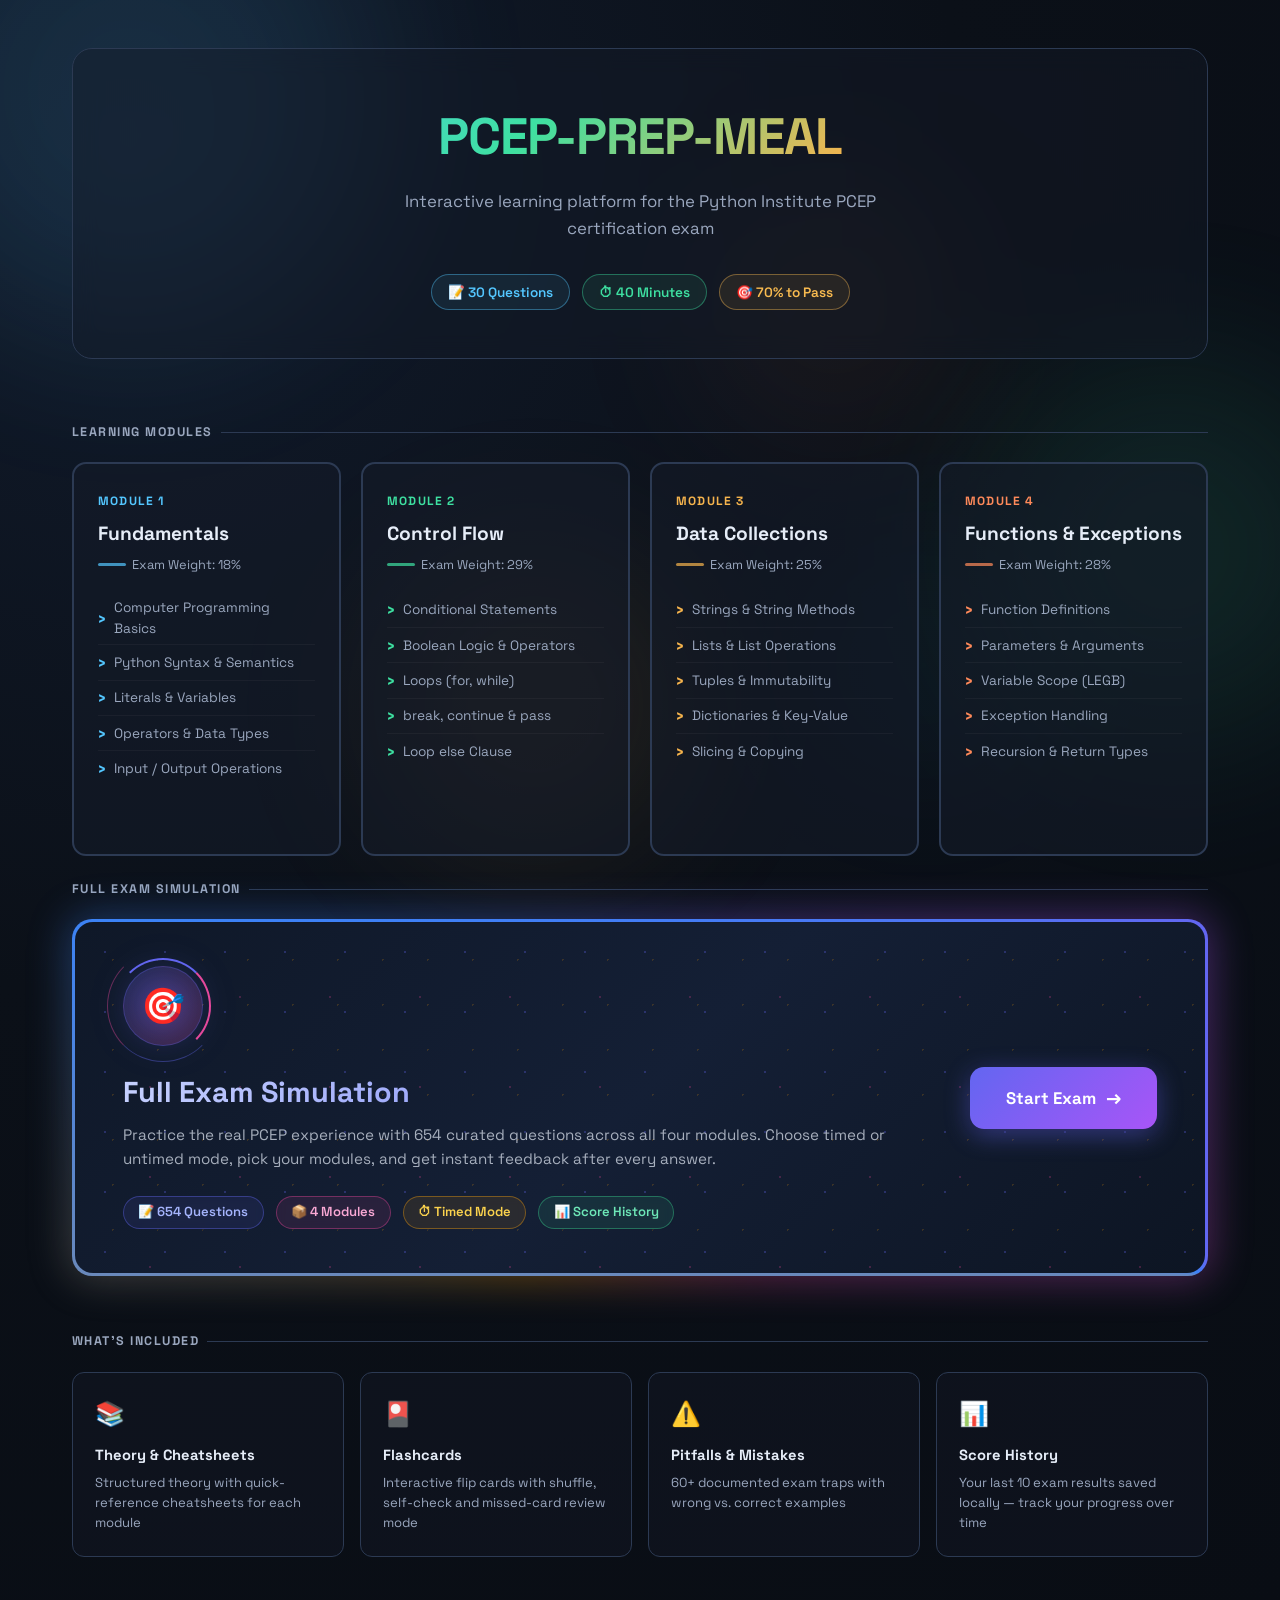
<file: index.html>
<!DOCTYPE html>
<html lang="en">
<head>
  <meta charset="UTF-8">
  <meta name="viewport" content="width=device-width, initial-scale=1.0">
  <title>PCEP-PREP-MEAL – Python Certification Prep</title>
  <link rel="preconnect" href="https://fonts.googleapis.com">
  <link rel="preconnect" href="https://fonts.gstatic.com" crossorigin>
  <link href="https://fonts.googleapis.com/css2?family=Space+Grotesk:wght@400;500;600;700&family=IBM+Plex+Mono:wght@400;500;600&display=swap" rel="stylesheet">
  <style>
    :root {
      --bg:#0b1018; --surface:#141b28; --surface-soft:#1b2434; --surface-strong:#202c3f;
      --border:#2c3a53; --text:#e6edf8; --muted:#9aa7be; --ok:#3bd48f; --bad:#ff6b6b;
      --warn:#f9bb50; --code-bg:#0f1624; --radius:14px;
      --m1:#54c7ff; --m2:#3ee0a1; --m3:#f6b44d; --m4:#ff8a5a;
    }
    *, *::before, *::after { box-sizing: border-box; margin: 0; padding: 0; }
    html, body { min-height: 100%; }
    body {
      font-family: 'Space Grotesk', sans-serif;
      background: radial-gradient(circle at 10% 10%, #111b2c 0%, #0b1018 45%, #090d14 100%);
      color: var(--text); line-height: 1.55; overflow-x: hidden;
    }

    /* ── Orbs ── */
    .bg-canvas { position: fixed; inset: 0; z-index: 0; pointer-events: none; }
    .orb { position: absolute; border-radius: 999px; filter: blur(90px); opacity: 0.11; animation: floatOrb 24s ease-in-out infinite; }
    .orb.one   { width:500px;height:500px;background:var(--m1);top:-160px;left:-120px;animation-delay:0s; }
    .orb.two   { width:380px;height:380px;background:var(--m2);top:40%;right:-80px;animation-delay:-6s; }
    .orb.three { width:300px;height:300px;background:var(--m3);bottom:5%;left:30%;animation-delay:-12s; }
    .orb.four  { width:260px;height:260px;background:var(--m4);top:20%;left:55%;animation-delay:-18s;opacity:0.07; }
    .orb.five  { width:200px;height:200px;background:var(--m1);bottom:15%;right:20%;animation-delay:-9s;opacity:0.07; }
    @keyframes floatOrb {
      0%,100%{transform:translate(0,0) scale(1)}25%{transform:translate(30px,-35px) scale(1.03)}
      50%{transform:translate(-20px,18px) scale(0.97)}75%{transform:translate(25px,8px) scale(1.01)}
    }

    /* ── Layout ── */
    .container { position:relative;z-index:1;max-width:1200px;margin:0 auto;padding:3rem 2rem; }

    /* ── Hero ── */
    .hero {
      text-align:center;margin-bottom:4rem;padding:3rem 2rem;
      background:rgba(20,27,40,0.45);border:1px solid var(--border);
      border-radius:20px;backdrop-filter:blur(12px);animation:fadeUp 0.6s ease both;
    }
    .logo {
      font-size:clamp(2rem,5vw,3.2rem);font-weight:700;
      background:linear-gradient(135deg,var(--m1) 0%,var(--m2) 40%,var(--m3) 70%,var(--m4) 100%);
      -webkit-background-clip:text;-webkit-text-fill-color:transparent;background-clip:text;
      letter-spacing:-0.02em;margin-bottom:0.75rem;
    }
    .subtitle { color:var(--muted);font-size:1.05rem;max-width:520px;margin:0 auto 2rem;line-height:1.6; }
    .exam-badges { display:inline-flex;gap:0.75rem;flex-wrap:wrap;justify-content:center; }
    .badge { display:inline-flex;align-items:center;gap:0.4rem;padding:0.4rem 1rem;border-radius:999px;font-size:0.85rem;font-weight:600;border:1px solid; }
    .badge-q { border-color:rgba(84,199,255,0.4);color:var(--m1);background:rgba(84,199,255,0.08); }
    .badge-t { border-color:rgba(62,224,161,0.4);color:var(--m2);background:rgba(62,224,161,0.08); }
    .badge-p { border-color:rgba(249,187,80,0.4);color:var(--warn);background:rgba(249,187,80,0.08); }

    /* ── Section label ── */
    .section-label {
      font-size:0.78rem;font-weight:700;letter-spacing:0.12em;text-transform:uppercase;
      color:var(--muted);margin-bottom:1.25rem;display:flex;align-items:center;gap:0.5rem;
    }
    .section-label::after { content:'';flex:1;height:1px;background:var(--border); }

    /* ── Module grid ── */
    .modules-grid { display:grid;grid-template-columns:repeat(4,1fr);gap:1.25rem;margin-bottom:1.5rem; }
    .module-card {
      display:flex;flex-direction:column;padding:1.75rem 1.5rem;
      background:rgba(20,27,40,0.6);border:2px solid var(--border);
      border-radius:var(--radius);text-decoration:none;color:var(--text);
      transition:transform 0.25s ease,border-color 0.25s ease,box-shadow 0.25s ease,background 0.25s ease;
      animation:fadeUp 0.5s ease both;position:relative;overflow:hidden;
    }
    .module-card::before { content:'';position:absolute;inset:0;border-radius:inherit;opacity:0;transition:opacity 0.3s ease; }
    .module-card[data-module="m1"]{animation-delay:0.1s;--mc:var(--m1);--mc-rgb:84,199,255;}
    .module-card[data-module="m2"]{animation-delay:0.15s;--mc:var(--m2);--mc-rgb:62,224,161;}
    .module-card[data-module="m3"]{animation-delay:0.2s;--mc:var(--m3);--mc-rgb:246,180,77;}
    .module-card[data-module="m4"]{animation-delay:0.25s;--mc:var(--m4);--mc-rgb:255,138,90;}
    .module-card:hover { transform:translateY(-6px);border-color:var(--mc);box-shadow:0 16px 40px rgba(0,0,0,0.35),0 0 0 1px rgba(var(--mc-rgb),0.2);background:rgba(20,27,40,0.8); }
    .module-card:hover::before { opacity:1;background:radial-gradient(ellipse at top left,rgba(var(--mc-rgb),0.08) 0%,transparent 70%); }
    .module-number { font-size:0.75rem;font-weight:700;letter-spacing:0.1em;text-transform:uppercase;color:var(--mc);margin-bottom:0.5rem; }
    .module-title { font-size:1.2rem;font-weight:700;color:var(--text);margin-bottom:0.4rem; }
    .module-weight { font-size:0.8rem;color:var(--muted);margin-bottom:1.1rem;display:flex;align-items:center;gap:0.4rem; }
    .module-weight::before { content:'';display:inline-block;width:28px;height:3px;border-radius:999px;background:var(--mc);opacity:0.7; }
    .module-topics { list-style:none;margin:0;padding:0;flex:1; }
    .module-topics li { font-size:0.85rem;color:var(--muted);padding:0.3rem 0;border-bottom:1px solid rgba(255,255,255,0.04);display:flex;align-items:center;gap:0.5rem;transition:color 0.2s ease; }
    .module-topics li::before { content:'›';color:var(--mc);font-size:1rem;font-weight:700;flex-shrink:0; }
    .module-topics li:last-child { border-bottom:none; }
    .module-card:hover .module-topics li { color:var(--text); }
    .module-cta { margin-top:1.25rem;font-size:0.82rem;font-weight:600;color:var(--mc);opacity:0;transform:translateY(4px);transition:opacity 0.2s ease,transform 0.2s ease;display:flex;align-items:center;gap:0.3rem; }
    .module-card:hover .module-cta { opacity:1;transform:translateY(0); }

    /* ══════════════════════════════════════════════════════════════
       EXAM SIMULATION — HERO BLOCK
    ══════════════════════════════════════════════════════════════ */
    .exam-cta-wrapper {
      margin-bottom: 3.5rem;
      animation: fadeUp 0.5s ease 0.3s both;
    }

    /* Rotating gradient border via pseudo-element */
    .exam-sim-hero {
      position: relative;
      border-radius: 20px;
      padding: 3px; /* border thickness */
      background: conic-gradient(from 0deg, #6366f1, #a855f7, #ec4899, #f59e0b, #3b82f6, #6366f1);
      animation: rotateBorder 4s linear infinite;
      background-size: 200% 200%;
    }
    @keyframes rotateBorder {
      0%   { filter: hue-rotate(0deg); }
      100% { filter: hue-rotate(360deg); }
    }

    /* Outer glow pulse */
    .exam-sim-hero::after {
      content: '';
      position: absolute;
      inset: -4px;
      border-radius: 23px;
      background: conic-gradient(from 0deg, #6366f1, #a855f7, #ec4899, #f59e0b, #3b82f6, #6366f1);
      filter: blur(20px);
      opacity: 0.35;
      animation: pulseGlow 3s ease-in-out infinite, rotateBorder 4s linear infinite;
      z-index: -1;
    }
    @keyframes pulseGlow {
      0%,100% { opacity: 0.25; transform: scale(1); }
      50%     { opacity: 0.5;  transform: scale(1.01); }
    }

    .exam-sim-inner {
      position: relative;
      border-radius: 18px;
      background: linear-gradient(135deg, #0f1828 0%, #141f35 50%, #0d1523 100%);
      padding: 2.75rem 3rem;
      overflow: hidden;
      text-decoration: none;
      display: block;
    }

    /* Floating particles */
    .exam-sim-inner::before {
      content: '';
      position: absolute;
      inset: 0;
      background-image:
        radial-gradient(circle, rgba(99,102,241,0.5) 1px, transparent 1px),
        radial-gradient(circle, rgba(236,72,153,0.4) 1px, transparent 1px),
        radial-gradient(circle, rgba(245,158,11,0.3) 1px, transparent 1px);
      background-size: 60px 60px, 90px 90px, 45px 45px;
      background-position: 0 0, 30px 30px, 15px 15px;
      animation: floatParticles 20s linear infinite;
      opacity: 0.6;
    }
    @keyframes floatParticles {
      0%   { transform: translate(0, 0); }
      100% { transform: translate(-60px, -60px); }
    }

    .exam-sim-content {
      position: relative;
      z-index: 1;
      display: flex;
      align-items: center;
      justify-content: space-between;
      gap: 2.5rem;
      flex-wrap: wrap;
    }

    .exam-sim-left { flex: 1; min-width: 260px; }

    /* Animated icon ring */
    .exam-icon-wrapper {
      position: relative;
      width: 80px;
      height: 80px;
      margin-bottom: 1.5rem;
    }
    .exam-icon-ring {
      position: absolute;
      inset: -8px;
      border-radius: 50%;
      border: 2px solid transparent;
      border-top-color: #6366f1;
      border-right-color: #ec4899;
      animation: spinRing 2s linear infinite;
    }
    .exam-icon-ring-2 {
      position: absolute;
      inset: -16px;
      border-radius: 50%;
      border: 1.5px solid transparent;
      border-bottom-color: rgba(99,102,241,0.4);
      border-left-color: rgba(236,72,153,0.4);
      animation: spinRing 3s linear infinite reverse;
    }
    @keyframes spinRing {
      to { transform: rotate(360deg); }
    }
    .exam-icon-inner {
      width: 80px;
      height: 80px;
      border-radius: 50%;
      background: linear-gradient(135deg, rgba(99,102,241,0.2), rgba(236,72,153,0.2));
      border: 1px solid rgba(99,102,241,0.3);
      display: flex;
      align-items: center;
      justify-content: center;
      font-size: 2.2rem;
      filter: drop-shadow(0 0 16px rgba(99,102,241,0.6));
    }

    .exam-sim-title {
      font-size: 1.8rem;
      font-weight: 700;
      margin-bottom: 0.5rem;
      background: linear-gradient(135deg, #c7d2fe, #818cf8, #ec4899, #f59e0b);
      -webkit-background-clip: text;
      -webkit-text-fill-color: transparent;
      background-clip: text;
      background-size: 200% 200%;
      animation: shimmerText 4s ease infinite;
    }
    @keyframes shimmerText {
      0%,100% { background-position: 0% 50%; }
      50%      { background-position: 100% 50%; }
    }

    .exam-sim-desc {
      color: rgba(230, 237, 248, 0.7);
      font-size: 0.95rem;
      margin-bottom: 1.5rem;
      line-height: 1.6;
    }

    .exam-stat-row {
      display: flex;
      gap: 0.75rem;
      flex-wrap: wrap;
      margin-bottom: 0;
    }
    .exam-stat {
      display: flex;
      align-items: center;
      gap: 0.4rem;
      padding: 0.35rem 0.9rem;
      border-radius: 999px;
      font-size: 0.82rem;
      font-weight: 600;
      border: 1px solid;
      backdrop-filter: blur(4px);
    }
    .exam-stat-q { border-color: rgba(99,102,241,0.4); color: #a5b4fc; background: rgba(99,102,241,0.1); }
    .exam-stat-m { border-color: rgba(236,72,153,0.4); color: #f9a8d4; background: rgba(236,72,153,0.1); }
    .exam-stat-t { border-color: rgba(245,158,11,0.4); color: #fcd34d; background: rgba(245,158,11,0.1); }
    .exam-stat-s { border-color: rgba(59,212,143,0.4); color: #6ee7b7; background: rgba(59,212,143,0.1); }

    .exam-sim-right { flex-shrink: 0; }

    .exam-start-btn {
      display: inline-flex;
      align-items: center;
      gap: 0.6rem;
      padding: 1rem 2.25rem;
      background: linear-gradient(135deg, #6366f1, #a855f7, #ec4899);
      background-size: 200% 200%;
      color: white;
      border-radius: 14px;
      font-weight: 700;
      font-size: 1.05rem;
      white-space: nowrap;
      box-shadow: 0 6px 24px rgba(99,102,241,0.45), 0 2px 8px rgba(0,0,0,0.3);
      transition: box-shadow 0.2s ease, transform 0.2s ease;
      animation: shimmerBtn 3s ease infinite;
      text-decoration: none;
    }
    @keyframes shimmerBtn {
      0%,100% { background-position: 0% 50%; }
      50%      { background-position: 100% 50%; }
    }
    .exam-sim-inner:hover .exam-start-btn {
      box-shadow: 0 10px 36px rgba(99,102,241,0.65), 0 4px 12px rgba(0,0,0,0.4);
      transform: scale(1.04) translateY(-1px);
    }
    .exam-btn-arrow {
      font-size: 1.2rem;
      transition: transform 0.2s ease;
    }
    .exam-sim-inner:hover .exam-btn-arrow { transform: translateX(3px); }

    /* ── Feature cards ── */
    .features-grid { display:grid;grid-template-columns:repeat(4,1fr);gap:1rem;animation:fadeUp 0.5s ease 0.4s both; }
    .feature-card { padding:1.4rem;background:rgba(20,27,40,0.4);border:1px solid var(--border);border-radius:12px;transition:all 0.2s ease; }
    .feature-card:hover { background:rgba(20,27,40,0.65);border-color:rgba(255,255,255,0.12);transform:translateY(-2px); }
    .feature-icon { font-size:1.5rem;margin-bottom:0.75rem;display:block; }
    .feature-title { font-size:0.92rem;font-weight:700;color:var(--text);margin-bottom:0.35rem; }
    .feature-desc { font-size:0.82rem;color:var(--muted);line-height:1.55; }

    /* ── Animations ── */
    @keyframes fadeUp { from{opacity:0;transform:translateY(18px)} to{opacity:1;transform:translateY(0)} }

    /* ── Responsive ── */
    @media(max-width:1100px){.modules-grid{grid-template-columns:repeat(2,1fr)}.features-grid{grid-template-columns:repeat(2,1fr)}}
    @media(max-width:640px){.container{padding:1.5rem 1rem}.hero{padding:2rem 1.25rem}.modules-grid{grid-template-columns:1fr}.features-grid{grid-template-columns:1fr 1fr}.exam-sim-inner{padding:2rem 1.5rem}.exam-sim-content{flex-direction:column;align-items:flex-start}.exam-start-btn{align-self:stretch;text-align:center;justify-content:center}}
    @media(max-width:420px){.features-grid{grid-template-columns:1fr}}
  </style>
</head>
<body>
  <div class="bg-canvas">
    <div class="orb one"></div><div class="orb two"></div><div class="orb three"></div>
    <div class="orb four"></div><div class="orb five"></div>
  </div>

  <div class="container">

    <header class="hero">
      <h1 class="logo">PCEP-PREP-MEAL</h1>
      <p class="subtitle">Interactive learning platform for the Python Institute PCEP certification exam</p>
      <div class="exam-badges">
        <span class="badge badge-q">📝 30 Questions</span>
        <span class="badge badge-t">⏱ 40 Minutes</span>
        <span class="badge badge-p">🎯 70% to Pass</span>
      </div>
    </header>

    <main>

      <!-- Modules -->
      <p class="section-label">Learning Modules</p>
      <div class="modules-grid">

        <a href="module1.html" class="module-card" data-module="m1">
          <span class="module-number">Module 1</span>
          <h2 class="module-title">Fundamentals</h2>
          <p class="module-weight">Exam Weight: 18%</p>
          <ul class="module-topics">
            <li>Computer Programming Basics</li>
            <li>Python Syntax &amp; Semantics</li>
            <li>Literals &amp; Variables</li>
            <li>Operators &amp; Data Types</li>
            <li>Input / Output Operations</li>
          </ul>
          <span class="module-cta">Start learning →</span>
        </a>

        <a href="module2.html" class="module-card" data-module="m2">
          <span class="module-number">Module 2</span>
          <h2 class="module-title">Control Flow</h2>
          <p class="module-weight">Exam Weight: 29%</p>
          <ul class="module-topics">
            <li>Conditional Statements</li>
            <li>Boolean Logic &amp; Operators</li>
            <li>Loops (for, while)</li>
            <li>break, continue &amp; pass</li>
            <li>Loop else Clause</li>
          </ul>
          <span class="module-cta">Start learning →</span>
        </a>

        <a href="module3.html" class="module-card" data-module="m3">
          <span class="module-number">Module 3</span>
          <h2 class="module-title">Data Collections</h2>
          <p class="module-weight">Exam Weight: 25%</p>
          <ul class="module-topics">
            <li>Strings &amp; String Methods</li>
            <li>Lists &amp; List Operations</li>
            <li>Tuples &amp; Immutability</li>
            <li>Dictionaries &amp; Key-Value</li>
            <li>Slicing &amp; Copying</li>
          </ul>
          <span class="module-cta">Start learning →</span>
        </a>

        <a href="module4.html" class="module-card" data-module="m4">
          <span class="module-number">Module 4</span>
          <h2 class="module-title">Functions &amp; Exceptions</h2>
          <p class="module-weight">Exam Weight: 28%</p>
          <ul class="module-topics">
            <li>Function Definitions</li>
            <li>Parameters &amp; Arguments</li>
            <li>Variable Scope (LEGB)</li>
            <li>Exception Handling</li>
            <li>Recursion &amp; Return Types</li>
          </ul>
          <span class="module-cta">Start learning →</span>
        </a>

      </div>

      <!-- Exam Simulation CTA — Hero Block -->
      <p class="section-label">Full Exam Simulation</p>
      <div class="exam-cta-wrapper">
        <div class="exam-sim-hero">
          <a href="exam-simulation.html" class="exam-sim-inner">
            <div class="exam-sim-content">
              <div class="exam-sim-left">
                <div class="exam-icon-wrapper">
                  <div class="exam-icon-ring"></div>
                  <div class="exam-icon-ring-2"></div>
                  <div class="exam-icon-inner">🎯</div>
                </div>
                <h2 class="exam-sim-title">Full Exam Simulation</h2>
                <p class="exam-sim-desc">Practice the real PCEP experience with 654 curated questions across all four modules. Choose timed or untimed mode, pick your modules, and get instant feedback after every answer.</p>
                <div class="exam-stat-row">
                  <span class="exam-stat exam-stat-q">📝 654 Questions</span>
                  <span class="exam-stat exam-stat-m">📦 4 Modules</span>
                  <span class="exam-stat exam-stat-t">⏱ Timed Mode</span>
                  <span class="exam-stat exam-stat-s">📊 Score History</span>
                </div>
              </div>
              <div class="exam-sim-right">
                <span class="exam-start-btn">
                  Start Exam
                  <span class="exam-btn-arrow">→</span>
                </span>
              </div>
            </div>
          </a>
        </div>
      </div>

      <!-- Features -->
      <p class="section-label">What's included</p>
      <div class="features-grid">
        <div class="feature-card">
          <span class="feature-icon">📚</span>
          <div class="feature-title">Theory &amp; Cheatsheets</div>
          <p class="feature-desc">Structured theory with quick-reference cheatsheets for each module</p>
        </div>
        <div class="feature-card">
          <span class="feature-icon">🎴</span>
          <div class="feature-title">Flashcards</div>
          <p class="feature-desc">Interactive flip cards with shuffle, self-check and missed-card review mode</p>
        </div>
        <div class="feature-card">
          <span class="feature-icon">⚠️</span>
          <div class="feature-title">Pitfalls &amp; Mistakes</div>
          <p class="feature-desc">60+ documented exam traps with wrong vs. correct examples</p>
        </div>
        <div class="feature-card">
          <span class="feature-icon">📊</span>
          <div class="feature-title">Score History</div>
          <p class="feature-desc">Your last 10 exam results saved locally — track your progress over time</p>
        </div>
      </div>

    </main>
  </div>
</body>
</html>
</file>
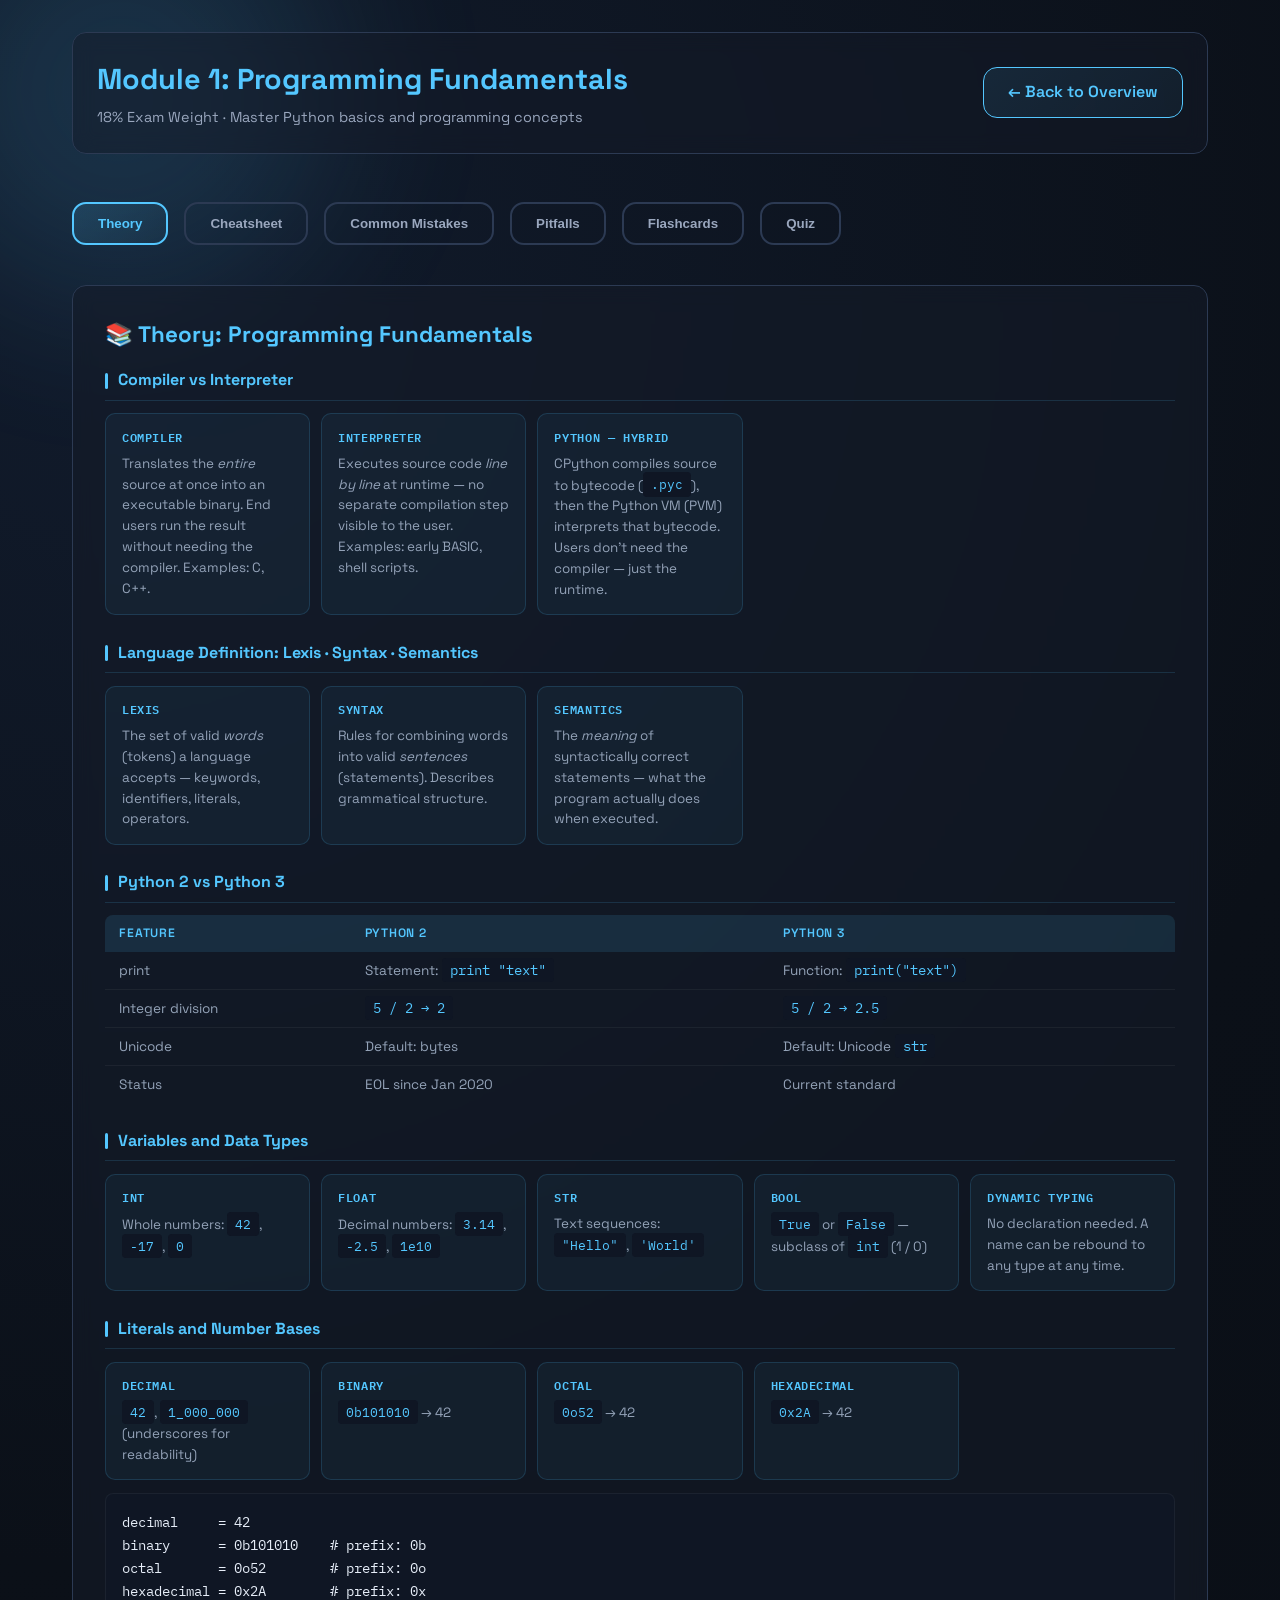
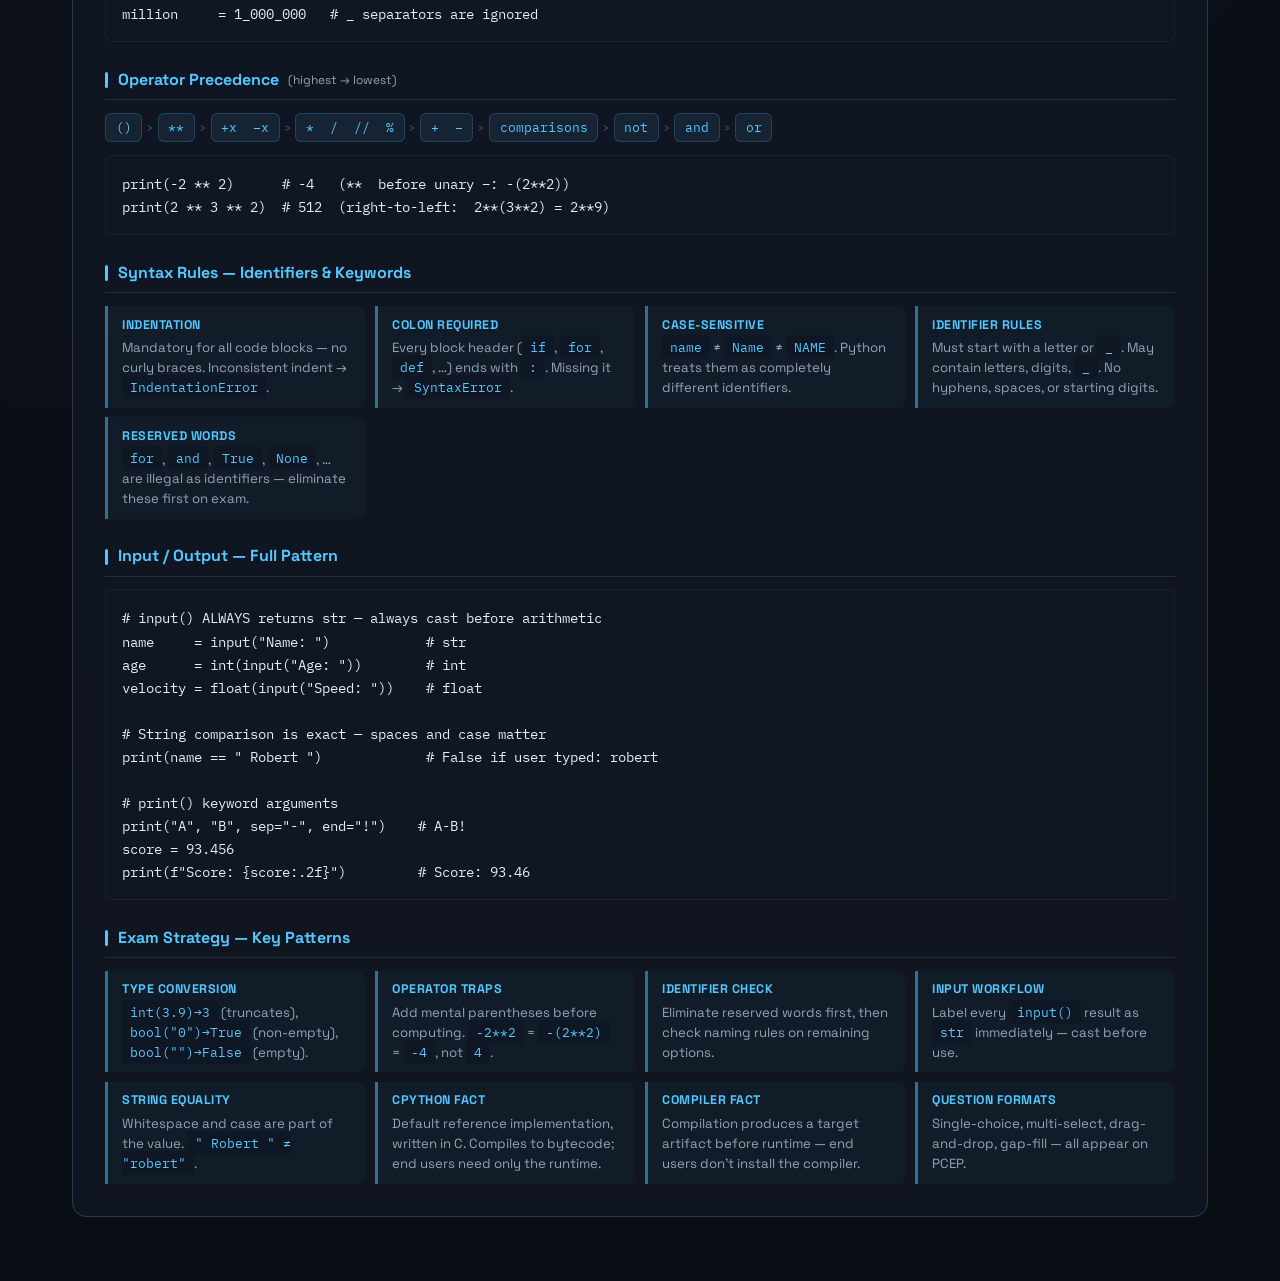
<file: module1.html>
<!DOCTYPE html>
<html lang="en">
<head>
<meta charset="UTF-8">
<meta name="viewport" content="width=device-width, initial-scale=1.0">
<title>Module 1 – PCEP-PREP-MEAL</title>
<link rel="preconnect" href="https://fonts.googleapis.com">
<link rel="preconnect" href="https://fonts.gstatic.com" crossorigin>
<link href="https://fonts.googleapis.com/css2?family=Space+Grotesk:wght@400;500;600;700&family=IBM+Plex+Mono:wght@400;500;600&display=swap" rel="stylesheet">
<link rel="stylesheet" href="styles.css">
<style>
  :root { --accent: var(--m1); --accent-rgb: 84,199,255; }

  /* ── Animated section entries ── */
  @keyframes sectionIn {
    from { opacity: 0; transform: translateY(14px); }
    to   { opacity: 1; transform: translateY(0); }
  }
  .theory-section {
    opacity: 0;
    animation: sectionIn 0.45s ease forwards;
    margin-bottom: 1.6rem;
  }
  .theory-section:last-child { margin-bottom: 0; }
  .theory-section:nth-child(1) { animation-delay: 0.05s; }
  .theory-section:nth-child(2) { animation-delay: 0.10s; }
  .theory-section:nth-child(3) { animation-delay: 0.15s; }
  .theory-section:nth-child(4) { animation-delay: 0.20s; }
  .theory-section:nth-child(5) { animation-delay: 0.25s; }
  .theory-section:nth-child(6) { animation-delay: 0.30s; }
  .theory-section:nth-child(7) { animation-delay: 0.35s; }
  .theory-section:nth-child(8) { animation-delay: 0.40s; }
  .theory-section:nth-child(9) { animation-delay: 0.45s; }

  /* ── Section heading ── */
  .theory-section h3 {
    display: flex;
    align-items: center;
    gap: 0.6rem;
    font-size: 1rem;
    font-weight: 700;
    color: var(--accent);
    margin: 0 0 0.8rem;
    padding-bottom: 0.4rem;
    border-bottom: 1px solid rgba(84,199,255,0.15);
  }
  .theory-section h3::before {
    content: '';
    flex-shrink: 0;
    width: 3px;
    height: 1em;
    border-radius: 2px;
    background: var(--accent);
  }

  /* ── Info cards grid ── */
  .info-cards {
    display: grid;
    grid-template-columns: repeat(auto-fill, minmax(200px, 1fr));
    gap: 0.7rem;
  }
  .info-card {
    background: rgba(84,199,255,0.05);
    border: 1px solid rgba(84,199,255,0.16);
    border-radius: 10px;
    padding: 0.85rem 1rem;
    font-size: 0.84rem;
    line-height: 1.55;
    color: var(--text-secondary, #94a3b8);
    transition: background 0.2s, border-color 0.2s, transform 0.18s;
  }
  .info-card:hover {
    background: rgba(84,199,255,0.10);
    border-color: rgba(84,199,255,0.35);
    transform: translateY(-2px);
  }
  .info-card .card-title {
    display: block;
    color: var(--accent);
    font-family: 'IBM Plex Mono', monospace;
    font-weight: 600;
    font-size: 0.78rem;
    text-transform: uppercase;
    letter-spacing: 0.05em;
    margin-bottom: 0.4rem;
  }

  /* ── Exam tips grid ── */
  .exam-tips {
    display: grid;
    grid-template-columns: repeat(auto-fill, minmax(250px, 1fr));
    gap: 0.6rem;
  }
  .exam-tip {
    background: rgba(84,199,255,0.04);
    border-left: 3px solid rgba(84,199,255,0.5);
    border-radius: 0 8px 8px 0;
    padding: 0.6rem 0.9rem;
    font-size: 0.83rem;
    line-height: 1.5;
    color: var(--text-secondary, #94a3b8);
    transition: background 0.2s, border-color 0.2s;
  }
  .exam-tip:hover {
    background: rgba(84,199,255,0.08);
    border-color: var(--accent);
  }
  .exam-tip strong {
    display: block;
    color: var(--accent);
    font-size: 0.78rem;
    text-transform: uppercase;
    letter-spacing: 0.04em;
    margin-bottom: 0.25rem;
  }

  /* ── Comparison table ── */
  .cmp-table {
    width: 100%;
    border-collapse: collapse;
    font-size: 0.85rem;
    border-radius: 8px;
    overflow: hidden;
  }
  .cmp-table thead th {
    background: rgba(84,199,255,0.12);
    color: var(--accent);
    padding: 0.55rem 0.9rem;
    text-align: left;
    font-size: 0.76rem;
    text-transform: uppercase;
    letter-spacing: 0.06em;
    font-weight: 600;
  }
  .cmp-table td {
    padding: 0.5rem 0.9rem;
    border-bottom: 1px solid rgba(255,255,255,0.05);
    color: var(--text-secondary, #94a3b8);
  }
  .cmp-table tr:last-child td { border-bottom: none; }
  .cmp-table tbody tr:hover td {
    background: rgba(84,199,255,0.04);
    color: var(--text, #f1f5f9);
  }

  /* ── Precedence visual ── */
  .precedence-chain {
    display: flex;
    flex-wrap: wrap;
    gap: 0.3rem;
    align-items: center;
    margin-bottom: 0.8rem;
  }
  .prec-item {
    background: rgba(84,199,255,0.08);
    border: 1px solid rgba(84,199,255,0.2);
    border-radius: 6px;
    padding: 0.25rem 0.6rem;
    font-family: 'IBM Plex Mono', monospace;
    font-size: 0.8rem;
    color: var(--accent);
    white-space: nowrap;
  }
  .prec-arrow {
    color: rgba(84,199,255,0.4);
    font-size: 0.75rem;
    flex-shrink: 0;
  }
</style>
</head>
<body>
<div class="bg-canvas"><div class="orb one"></div></div>

<div class="container">
  <header>
    <div class="header-left">
      <h1>Module 1: Programming Fundamentals</h1>
      <p>18% Exam Weight · Master Python basics and programming concepts</p>
    </div>
    <a href="index.html" class="back-btn">← Back to Overview</a>
  </header>

  <div class="tabs">
    <button class="tab-btn active" onclick="switchTab(event,'theory')">Theory</button>
    <button class="tab-btn" onclick="switchTab(event,'cheatsheet')">Cheatsheet</button>
    <button class="tab-btn" onclick="switchTab(event,'mistakes')">Common Mistakes</button>
    <button class="tab-btn" onclick="switchTab(event,'pitfalls')">Pitfalls</button>
    <button class="tab-btn" onclick="switchTab(event,'flashcards')">Flashcards</button>
    <button class="tab-btn" onclick="switchTab(event,'quiz')">Quiz</button>
  </div>

  <!-- Theory Tab -->
  <div id="theory" class="tab-content active">
    <div class="content-box">
      <h2>📚 Theory: Programming Fundamentals</h2>

      <div class="theory-section">
        <h3>Compiler vs Interpreter</h3>
        <div class="info-cards">
          <div class="info-card">
            <span class="card-title">Compiler</span>
            Translates the <em>entire</em> source at once into an executable binary. End users run the result without needing the compiler. Examples: C, C++.
          </div>
          <div class="info-card">
            <span class="card-title">Interpreter</span>
            Executes source code <em>line by line</em> at runtime — no separate compilation step visible to the user. Examples: early BASIC, shell scripts.
          </div>
          <div class="info-card">
            <span class="card-title">Python — Hybrid</span>
            CPython compiles source to bytecode (<code>.pyc</code>), then the Python VM (PVM) interprets that bytecode. Users don't need the compiler — just the runtime.
          </div>
        </div>
      </div>

      <div class="theory-section">
        <h3>Language Definition: Lexis · Syntax · Semantics</h3>
        <div class="info-cards">
          <div class="info-card">
            <span class="card-title">Lexis</span>
            The set of valid <em>words</em> (tokens) a language accepts — keywords, identifiers, literals, operators.
          </div>
          <div class="info-card">
            <span class="card-title">Syntax</span>
            Rules for combining words into valid <em>sentences</em> (statements). Describes grammatical structure.
          </div>
          <div class="info-card">
            <span class="card-title">Semantics</span>
            The <em>meaning</em> of syntactically correct statements — what the program actually does when executed.
          </div>
        </div>
      </div>

      <div class="theory-section">
        <h3>Python 2 vs Python 3</h3>
        <table class="cmp-table">
          <thead>
            <tr><th>Feature</th><th>Python 2</th><th>Python 3</th></tr>
          </thead>
          <tbody>
            <tr><td>print</td><td>Statement: <code>print "text"</code></td><td>Function: <code>print("text")</code></td></tr>
            <tr><td>Integer division</td><td><code>5 / 2 → 2</code></td><td><code>5 / 2 → 2.5</code></td></tr>
            <tr><td>Unicode</td><td>Default: bytes</td><td>Default: Unicode <code>str</code></td></tr>
            <tr><td>Status</td><td>EOL since Jan 2020</td><td>Current standard</td></tr>
          </tbody>
        </table>
      </div>

      <div class="theory-section">
        <h3>Variables and Data Types</h3>
        <div class="info-cards">
          <div class="info-card">
            <span class="card-title">int</span>
            Whole numbers: <code>42</code>, <code>-17</code>, <code>0</code>
          </div>
          <div class="info-card">
            <span class="card-title">float</span>
            Decimal numbers: <code>3.14</code>, <code>-2.5</code>, <code>1e10</code>
          </div>
          <div class="info-card">
            <span class="card-title">str</span>
            Text sequences: <code>"Hello"</code>, <code>'World'</code>
          </div>
          <div class="info-card">
            <span class="card-title">bool</span>
            <code>True</code> or <code>False</code> — subclass of <code>int</code> (1 / 0)
          </div>
          <div class="info-card">
            <span class="card-title">Dynamic Typing</span>
            No declaration needed. A name can be rebound to any type at any time.
          </div>
        </div>
      </div>

      <div class="theory-section">
        <h3>Literals and Number Bases</h3>
        <div class="info-cards" style="margin-bottom:0.8rem">
          <div class="info-card"><span class="card-title">Decimal</span><code>42</code>, <code>1_000_000</code> (underscores for readability)</div>
          <div class="info-card"><span class="card-title">Binary</span><code>0b101010</code> → 42</div>
          <div class="info-card"><span class="card-title">Octal</span><code>0o52</code> → 42</div>
          <div class="info-card"><span class="card-title">Hexadecimal</span><code>0x2A</code> → 42</div>
        </div>
        <pre class="code-block"><code>decimal     = 42
binary      = 0b101010    # prefix: 0b
octal       = 0o52        # prefix: 0o
hexadecimal = 0x2A        # prefix: 0x
million     = 1_000_000   # _ separators are ignored</code></pre>
      </div>

      <div class="theory-section">
        <h3>Operator Precedence  <small style="font-weight:400;font-size:0.75rem;color:var(--text-secondary,#94a3b8)">(highest → lowest)</small></h3>
        <div class="precedence-chain">
          <span class="prec-item">()</span>
          <span class="prec-arrow">›</span>
          <span class="prec-item">**</span>
          <span class="prec-arrow">›</span>
          <span class="prec-item">+x &nbsp;−x</span>
          <span class="prec-arrow">›</span>
          <span class="prec-item">* &nbsp;/ &nbsp;// &nbsp;%</span>
          <span class="prec-arrow">›</span>
          <span class="prec-item">+ &nbsp;−</span>
          <span class="prec-arrow">›</span>
          <span class="prec-item">comparisons</span>
          <span class="prec-arrow">›</span>
          <span class="prec-item">not</span>
          <span class="prec-arrow">›</span>
          <span class="prec-item">and</span>
          <span class="prec-arrow">›</span>
          <span class="prec-item">or</span>
        </div>
        <pre class="code-block"><code>print(-2 ** 2)      # -4   (**  before unary −: -(2**2))
print(2 ** 3 ** 2)  # 512  (right-to-left:  2**(3**2) = 2**9)</code></pre>
      </div>

      <div class="theory-section">
        <h3>Syntax Rules — Identifiers &amp; Keywords</h3>
        <div class="exam-tips">
          <div class="exam-tip">
            <strong>Indentation</strong>
            Mandatory for all code blocks — no curly braces. Inconsistent indent → <code>IndentationError</code>.
          </div>
          <div class="exam-tip">
            <strong>Colon Required</strong>
            Every block header (<code>if</code>, <code>for</code>, <code>def</code>, …) ends with <code>:</code>. Missing it → <code>SyntaxError</code>.
          </div>
          <div class="exam-tip">
            <strong>Case-Sensitive</strong>
            <code>name</code> ≠ <code>Name</code> ≠ <code>NAME</code>. Python treats them as completely different identifiers.
          </div>
          <div class="exam-tip">
            <strong>Identifier Rules</strong>
            Must start with a letter or <code>_</code>. May contain letters, digits, <code>_</code>. No hyphens, spaces, or starting digits.
          </div>
          <div class="exam-tip">
            <strong>Reserved Words</strong>
            <code>for</code>, <code>and</code>, <code>True</code>, <code>None</code>, … are illegal as identifiers — eliminate these first on exam.
          </div>
        </div>
      </div>

      <div class="theory-section">
        <h3>Input / Output — Full Pattern</h3>
        <pre class="code-block"><code># input() ALWAYS returns str — always cast before arithmetic
name     = input("Name: ")            # str
age      = int(input("Age: "))        # int
velocity = float(input("Speed: "))    # float

# String comparison is exact — spaces and case matter
print(name == " Robert ")             # False if user typed: robert

# print() keyword arguments
print("A", "B", sep="-", end="!")    # A-B!
score = 93.456
print(f"Score: {score:.2f}")         # Score: 93.46</code></pre>
      </div>

      <div class="theory-section">
        <h3>Exam Strategy — Key Patterns</h3>
        <div class="exam-tips">
          <div class="exam-tip">
            <strong>Type Conversion</strong>
            <code>int(3.9)→3</code> (truncates), <code>bool("0")→True</code> (non-empty), <code>bool("")→False</code> (empty).
          </div>
          <div class="exam-tip">
            <strong>Operator Traps</strong>
            Add mental parentheses before computing. <code>-2**2</code> = <code>-(2**2)</code> = <code>-4</code>, not <code>4</code>.
          </div>
          <div class="exam-tip">
            <strong>Identifier Check</strong>
            Eliminate reserved words first, then check naming rules on remaining options.
          </div>
          <div class="exam-tip">
            <strong>Input Workflow</strong>
            Label every <code>input()</code> result as <code>str</code> immediately — cast before use.
          </div>
          <div class="exam-tip">
            <strong>String Equality</strong>
            Whitespace and case are part of the value. <code>" Robert " ≠ "robert"</code>.
          </div>
          <div class="exam-tip">
            <strong>CPython Fact</strong>
            Default reference implementation, written in C. Compiles to bytecode; end users need only the runtime.
          </div>
          <div class="exam-tip">
            <strong>Compiler Fact</strong>
            Compilation produces a target artifact before runtime — end users don't install the compiler.
          </div>
          <div class="exam-tip">
            <strong>Question Formats</strong>
            Single-choice, multi-select, drag-and-drop, gap-fill — all appear on PCEP.
          </div>
        </div>
      </div>

    </div>
  </div>

  <!-- Cheatsheet Tab -->
  <div id="cheatsheet" class="tab-content">
    <div class="content-box">
      <h2>📋 Cheatsheet: Quick Reference</h2>

      <h3>Variables and Assignment</h3>
      <pre class="code-block"><code>name   = "Alice"
age    = 25
weight = 65.5
active = True</code></pre>

      <h3>Arithmetic Operators</h3>
      <pre class="code-block"><code>x = 10 + 5      # Addition:        15
x = 10 - 5      # Subtraction:     5
x = 10 * 5      # Multiplication:  50
x = 10 / 5      # Division:        2.0  (always float!)
x = 10 // 3     # Floor Division:  3
x = 10 % 3      # Modulo:          1
x = 2 ** 10     # Exponentiation:  1024</code></pre>

      <h3>Comparisons</h3>
      <pre class="code-block"><code>10 == 10    # True    (equality)
10 != 5     # True    (inequality)
10 > 5      # True
10 <= 10    # True</code></pre>

      <h3>Input and Output</h3>
      <pre class="code-block"><code>name = input("Your name: ")          # always str
age  = int(input("Your age: "))      # cast to int
print("Hello", name, sep=", ")      # Hello, Alice
print("Pi =", 3.14159, end="!\n")   # Pi = 3.14159!</code></pre>

      <h3>String Operations</h3>
      <pre class="code-block"><code>text = "Python"
print(len(text))           # 6
print(text.upper())        # PYTHON
print(text.lower())        # python
print("Hello" + " World")  # Hello World
print("Py" * 3)            # PyPyPy</code></pre>

      <h3>Numeric Literals</h3>
      <pre class="code-block"><code>0b1010     # binary  → 10
0o17       # octal   → 15
0xFF       # hex     → 255
1_000_000  # underscores for readability</code></pre>

      <h3>Truthiness Quick Checks</h3>
      <pre class="code-block"><code>bool("")      # False   (empty string)
bool("0")     # True    (non-empty string!)
bool([])      # False   (empty list)
bool([0])     # True    (non-empty list!)
bool(None)    # False
bool(0.0)     # False</code></pre>

      <h3>Conversion + Rounding</h3>
      <pre class="code-block"><code>int(3.9)       # 3    (truncate, not round)
int(-3.9)      # -3   (truncate toward zero)
round(2.5)     # 2    (banker's rounding!)
round(3.5)     # 4
float("3.14")  # 3.14</code></pre>

      <h3>Input Casting Mini-Map</h3>
      <pre class="code-block"><code>raw      = input("Value: ")        # str always
as_int   = int(raw)                # counting/indexing
as_float = float(raw)              # measurements/ratios
exact    = (raw == "target")       # no auto-trim, exact match</code></pre>

      <h3>Legal vs Illegal Identifiers</h3>
      <pre class="code-block"><code># Illegal – reserved words or literals
and = 5      # SyntaxError
True = 1     # SyntaxError
for = 10     # SyntaxError

# Legal
true_value = 5
TRUE = 7
_private = 9

# Exam traps
print(9 ** 3 ** 0 ** 1)               # 9
print("Py" * 3)                        # PyPyPy
print(bool("None"))                    # True (non-empty string)</code></pre>
    </div>
  </div>

  <!-- Mistakes Tab -->
  <div id="mistakes" class="tab-content">
    <div class="content-box">
      <h2>⚠️ Common Mistakes in Module 1</h2>

      <div class="mistake-box">
        <h3>Mistake 1: Python 2 Print Syntax</h3>
        <pre class="code-block"><code>print "Hello"   # SyntaxError in Python 3!</code></pre>
        <pre class="code-block"><code>print("Hello")  # Correct</code></pre>
      </div>

      <div class="mistake-box">
        <h3>Mistake 2: Division Returns Float</h3>
        <pre class="code-block"><code>5 / 2   # 2.5  — NOT 2 in Python 3
5 // 2  # 2    — floor division</code></pre>
        <p class="mistake-note">Python 2: 5/2 = 2. Python 3: 5/2 = 2.5.</p>
      </div>

      <div class="mistake-box">
        <h3>Mistake 3: Invalid Variable Names</h3>
        <pre class="code-block"><code>123var  = 5   # starts with digit → SyntaxError
var-name = 10  # hyphen → SyntaxError
var name = 15  # space → SyntaxError</code></pre>
        <pre class="code-block"><code>var123 = 5       # OK
_var_name = 10   # OK
varName = 15     # OK</code></pre>
      </div>

      <div class="mistake-box">
        <h3>Mistake 4: Type Confusion with input()</h3>
        <pre class="code-block"><code>age = input("Age: ")   # str!
print(age + 5)          # TypeError</code></pre>
        <pre class="code-block"><code>age = int(input("Age: "))
print(age + 5)           # 30</code></pre>
      </div>

      <div class="mistake-box">
        <h3>Mistake 5: Python is Purely Interpreted</h3>
        <p>Python <em>compiles</em> to bytecode (.pyc), then the PVM interprets it — a hybrid approach. CPython is the reference implementation.</p>
      </div>

      <div class="mistake-box">
        <h3>Mistake 6: <code>is</code> Instead of <code>==</code></h3>
        <pre class="code-block"><code>x = 256; y = 256
print(x is y)    # identity — not reliable for values
print(x == y)    # True — always use == for value comparison
print(x is None) # OK — use is for None checks</code></pre>
      </div>

      <div class="mistake-box">
        <h3>Mistake 7: Assuming Standard Rounding</h3>
        <pre class="code-block"><code>print(round(2.5))  # 2 — banker's rounding!
print(round(3.5))  # 4</code></pre>
      </div>

      <div class="mistake-box">
        <h3>Mistake 8: Keywords as Identifiers</h3>
        <pre class="code-block"><code>True = 1   # SyntaxError — True is a literal
for  = 10  # SyntaxError — reserved word

TRUE = 1         # legal
true_value = 10  # legal</code></pre>
      </div>

      <div class="mistake-box">
        <h3>Mistake 9: String Input Auto-Formats</h3>
        <pre class="code-block"><code>name = input()
print(name == " Robert ")   # False for input: robert
# case + spaces must match exactly</code></pre>
        <pre class="code-block"><code>name = input().strip().lower()
print(name == "robert")     # safe comparison</code></pre>
      </div>
    </div>
  </div>

  <!-- Pitfalls Tab -->
  <div id="pitfalls" class="tab-content">
    <div class="content-box">
    <h2>🚨 Critical Exam Pitfalls</h2>
    <p class="pitfall-intro">The most common traps on the PCEP exam. Master these to avoid losing easy points!</p>
    <div class="pitfalls-grid">
      <div class="pitfall-item">
        <div class="pitfall-title"><span class="pitfall-icon">🚨</span><span>Division Always Returns Float</span></div>
        <div class="pitfall-wrong">❌ Wrong: <code>10/2 = 5</code></div>
        <div class="pitfall-right">✓ Correct: <code>10/2 = 5.0</code></div>
        <div class="pitfall-explanation"><code>/</code> always returns float. Use <code>//</code> for integer result.</div>
      </div>
      <div class="pitfall-item">
        <div class="pitfall-title"><span class="pitfall-icon">🚨</span><span>Floor Division with Negatives</span></div>
        <div class="pitfall-wrong">❌ Wrong: <code>-7//2 = -3</code></div>
        <div class="pitfall-right">✓ Correct: <code>-7//2 = -4</code></div>
        <div class="pitfall-explanation">Floor division rounds toward negative infinity, not toward zero.</div>
      </div>
      <div class="pitfall-item">
        <div class="pitfall-title"><span class="pitfall-icon">🚨</span><span>int() Truncates, Not Rounds</span></div>
        <div class="pitfall-wrong">❌ Wrong: <code>int(3.9) = 4</code></div>
        <div class="pitfall-right">✓ Correct: <code>int(3.9) = 3</code></div>
        <div class="pitfall-explanation"><code>int()</code> cuts the decimal — use <code>round()</code> to round.</div>
      </div>
      <div class="pitfall-item">
        <div class="pitfall-title"><span class="pitfall-icon">🚨</span><span>Exponentiation Before Negation</span></div>
        <div class="pitfall-wrong">❌ Wrong: <code>-2**2 = 4</code></div>
        <div class="pitfall-right">✓ Correct: <code>-2**2 = -4</code></div>
        <div class="pitfall-explanation"><code>**</code> binds tighter than unary minus. <code>-2**2</code> = <code>-(2**2)</code>.</div>
      </div>
      <div class="pitfall-item">
        <div class="pitfall-title"><span class="pitfall-icon">🚨</span><span>Right-to-Left Exponentiation</span></div>
        <div class="pitfall-wrong">❌ Wrong: <code>2**3**2 = 64</code></div>
        <div class="pitfall-right">✓ Correct: <code>2**3**2 = 512</code></div>
        <div class="pitfall-explanation"><code>2**(3**2)</code> = <code>2**9</code> = 512 (right-associative).</div>
      </div>
      <div class="pitfall-item">
        <div class="pitfall-title"><span class="pitfall-icon">🚨</span><span>bool() Truthiness Rules</span></div>
        <div class="pitfall-wrong">❌ Wrong: <code>bool('0') = False, bool([0]) = False</code></div>
        <div class="pitfall-right">✓ Correct: <code>bool('0') = True, bool([0]) = True</code></div>
        <div class="pitfall-explanation">Non-empty strings and non-empty lists are always True, regardless of content.</div>
      </div>
      <div class="pitfall-item">
        <div class="pitfall-title"><span class="pitfall-icon">🚨</span><span>Operator Precedence</span></div>
        <div class="pitfall-wrong">❌ Wrong: <code>5 + 3 * 2 = 16</code></div>
        <div class="pitfall-right">✓ Correct: <code>5 + 3 * 2 = 11</code></div>
        <div class="pitfall-explanation"><code>*</code> before <code>+</code>: 3×2=6, then 5+6=11.</div>
      </div>
      <div class="pitfall-item">
        <div class="pitfall-title"><span class="pitfall-icon">🚨</span><span>input() Returns String</span></div>
        <div class="pitfall-wrong">❌ Wrong: <code>age = input(); if age >= 18:</code></div>
        <div class="pitfall-right">✓ Correct: <code>age = int(input()); if age >= 18:</code></div>
        <div class="pitfall-explanation"><code>input()</code> always returns str — cast with <code>int()</code> or <code>float()</code>.</div>
      </div>
      <div class="pitfall-item">
        <div class="pitfall-title"><span class="pitfall-icon">🚨</span><span>print() Returns None</span></div>
        <div class="pitfall-wrong">❌ Wrong: <code>result = print('hello')</code> has a value</div>
        <div class="pitfall-right">✓ Correct: <code>print()</code> returns None — side effect only</div>
        <div class="pitfall-explanation">Use <code>return</code> to pass values from functions, not <code>print()</code>.</div>
      </div>
      <div class="pitfall-item">
        <div class="pitfall-title"><span class="pitfall-icon">🚨</span><span>String + Number TypeError</span></div>
        <div class="pitfall-wrong">❌ Wrong: <code>x = '3' + 3</code></div>
        <div class="pitfall-right">✓ Correct: <code>x = int('3') + 3  OR  str(3) + '3'</code></div>
        <div class="pitfall-explanation">Cannot concatenate str and int — convert both to the same type first.</div>
      </div>
      <div class="pitfall-item">
        <div class="pitfall-title"><span class="pitfall-icon">🚨</span><span>Banker's Rounding</span></div>
        <div class="pitfall-wrong">❌ Wrong: <code>round(2.5) = 3</code></div>
        <div class="pitfall-right">✓ Correct: <code>round(2.5) = 2, round(3.5) = 4</code></div>
        <div class="pitfall-explanation">Python rounds .5 to the nearest even number — a common exam trap.</div>
      </div>
      <div class="pitfall-item">
        <div class="pitfall-title"><span class="pitfall-icon">🚨</span><span>Float Precision Is Not Exact</span></div>
        <div class="pitfall-wrong">❌ Wrong: <code>0.1 + 0.2 == 0.3 is True</code></div>
        <div class="pitfall-right">✓ Correct: <code>0.1 + 0.2 == 0.3  # False</code></div>
        <div class="pitfall-explanation">Binary approximation: floating-point equality checks can fail unexpectedly.</div>
      </div>
      <div class="pitfall-item">
        <div class="pitfall-title"><span class="pitfall-icon">🚨</span><span>Keyword vs Identifier</span></div>
        <div class="pitfall-wrong">❌ Wrong: <code>True, for, and are valid variable names</code></div>
        <div class="pitfall-right">✓ Correct: <code>TRUE, true_value are valid; True/for/and are illegal</code></div>
        <div class="pitfall-explanation">Similar spelling ≠ same legality. Keywords and literals are off-limits as identifiers.</div>
      </div>
      <div class="pitfall-item">
        <div class="pitfall-title"><span class="pitfall-icon">🚨</span><span>String Equality Is Exact</span></div>
        <div class="pitfall-wrong">❌ Wrong: <code>" Robert " == "robert"</code></div>
        <div class="pitfall-right">✓ Correct: <code>Case and spaces must match exactly</code></div>
        <div class="pitfall-explanation">Normalize with <code>strip()</code> and <code>lower()</code> before comparison when needed.</div>
      </div>
    </div>
  </div>
  </div>

  <div id="flashcards" class="tab-content">
    <div class="flashcard-controls">
      <span class="fc-mode-badge" id="fc-mode-badge">All Cards</span>
      <span class="fc-counter" id="fc-counter"></span>
      <div class="flashcard-controls-right">
        <button class="fc-btn" id="fc-shuffle-btn" onclick="shuffleFlashcards()">⇄ Shuffle</button>
        <button class="fc-btn" id="fc-review-btn" onclick="reviewMissed()" style="display:none">⚑ Review Missed</button>
        <button class="fc-btn" onclick="resetFlashcards()">↺ Reset</button>
      </div>
    </div>
    <div id="flashcard-container"></div>
  </div>

  <!-- Quiz Tab -->
  <div id="quiz" class="tab-content">
    <div class="quiz-progress-bar">
      <span class="quiz-progress-text" id="quiz-progress-text">0 of 0 answered</span>
      <div class="quiz-progress-track"><div class="quiz-progress-fill" id="quiz-progress-fill"></div></div>
      <span class="quiz-score-badge" id="quiz-score-badge">Score: 0/0</span>
    </div>
    <div id="quiz-container"></div>
    <button onclick="resetQuiz()" class="quiz-reset-btn">↺ Reset Quiz</button>
  </div>
</div>

<script>
const flashcardsData = [{"q":"What execution model does Python use?","a":"Python compiles source to bytecode first, then the Python VM interprets that bytecode."},{"q":"What is the core Python 3 division rule?","a":"The / operator always returns float; // performs floor division."},{"q":"What does -2 ** 2 evaluate to?","a":"-4, because exponentiation has higher precedence than unary minus."},{"q":"What does 2 ** 3 ** 2 evaluate to?","a":"512, because exponentiation is right-associative: 2**(3**2)."},{"q":"Name valid integer literal prefixes in Python.","a":"0b for binary, 0o for octal, 0x for hexadecimal."},{"q":"What does input() return?","a":"Always a string. Cast with int() or float() for numeric operations."},{"q":"What are the common falsy values?","a":"0, 0.0, '', [], {}, (), None, False."},{"q":"Is bool('0') truthy or falsy?","a":"Truthy — any non-empty string is True."},{"q":"What is the safest way to compare with None?","a":"Use identity: value is None (not == None)."},{"q":"What does int(3.9) return?","a":"3. int() truncates toward zero; it does not round."},{"q":"What does print() return?","a":"None. It performs output as a side effect only."},{"q":"Why can 0.1 + 0.2 == 0.3 be False?","a":"Floating-point values are binary approximations — exact decimal equality can fail."},{"q":"Which names are illegal as identifiers?","a":"Keywords and literals: for, and, True, None cannot be used as variable names."},{"q":"What is a compiler's main characteristic?","a":"It translates the entire source into a target artifact before runtime; end users don't need the compiler."},{"q":"What does lexis mean in a programming language?","a":"The set of valid words (tokens): keywords, identifiers, literals, operators."},{"q":"If user inputs 'robert', is name == ' Robert ' true?","a":"No. String comparison is exact — case and surrounding spaces must match."}];
const quizData = [{"q":"What is the output of: print(10 / 4, 10 // 4, 10 % 4)?","options":["2.5 2 2","2 2 2","2.5 2.5 2","2.0 2 0"],"correct":0,"explanation":"/ returns float, // floor-divides, % gives remainder."},{"q":"Which identifier is valid in Python?","options":["2name","full-name","_user_name","user name"],"correct":2,"explanation":"Identifiers may start with letter or underscore and contain digits/underscores only."},{"q":"What is printed by: print(-2 ** 2, (-2) ** 2)?","options":["4 4","-4 4","-4 -4","4 -4"],"correct":1,"explanation":"Power binds before unary minus, so -2**2 is -(2**2)."},{"q":"What is the value of: 2 ** 3 ** 2 ?","options":["64","256","512","729"],"correct":2,"explanation":"Exponentiation is right-to-left: 2 ** (3 ** 2) = 2 ** 9 = 512."},{"q":"What is the type of input() return value?","options":["int","float","bool","str"],"correct":3,"explanation":"input() always returns a string."},{"q":"What does bool([0]) return?","options":["False","True","0","TypeError"],"correct":1,"explanation":"Non-empty containers are truthy, regardless of content."},{"q":"What does int(-3.9) return?","options":["-4","-3","3","ValueError"],"correct":1,"explanation":"int() truncates toward zero."},{"q":"What is the output of: print('A', 'B', sep='-', end='!')","options":["A B","A-B!","A-B","A!B"],"correct":1,"explanation":"sep joins arguments, end replaces newline."},{"q":"What does this produce? x = print('Hello'); print(x)","options":["Hello\\nHello","Hello\\n0","Hello\\nNone","None\\nHello"],"correct":2,"explanation":"print() returns None after printing Hello."},{"q":"Which statement about Python typing is correct?","options":["Variables require explicit declarations","Python is statically typed","Python is dynamically typed","Types cannot change after assignment"],"correct":2,"explanation":"Names can be rebound to values of different types."},{"q":"What is true about compiler vs interpreter in Python context?","options":["Python uses only machine code compilation","Python is purely interpreted with no bytecode","Python compiles to bytecode and executes via VM","Python requires manual bytecode creation"],"correct":2,"explanation":"CPython compiles source to bytecode then executes it on the PVM."},{"q":"Which expression is true?","options":["round(2.5) == 3","0.1 + 0.2 == 0.3","bool('False') is False","bool('') is False"],"correct":3,"explanation":"Only empty string is falsy. The other statements are common traps."},{"q":"Which identifier is illegal in Python?","options":["true_value","value_true","True","_true"],"correct":2,"explanation":"True is a boolean literal and cannot be used as an identifier."},{"q":"Which statement about compilation is correct?","options":["Compiled code always runs slower than interpreted","Every end user must have the compiler installed","Compilation creates a target artifact before runtime","Compilation is identical to line-by-line interpretation"],"correct":2,"explanation":"Compilation produces target code before execution; end users need only the artifact."},{"q":"What is the output of: print(9 ** 3 ** 0 ** 1)?","options":["9","3","1","18"],"correct":0,"explanation":"Right-to-left: 9**(3**(0**1)) = 9**(3**0) = 9**1 = 9."},{"q":"User enters 'robert'. What does this print? name = input(); print(name == ' Robert ')","options":["True","False","NameError","It prints robert"],"correct":1,"explanation":"Spaces and uppercase R make the comparison false."}];

let quizAnswered = {};
let missedCards = new Set();
let shuffledOrder = [];
let reviewMode = false;

function switchTab(evt, tabName) {
  document.querySelectorAll('.tab-content').forEach(el => el.classList.remove('active'));
  document.querySelectorAll('.tab-btn').forEach(el => el.classList.remove('active'));
  document.getElementById(tabName).classList.add('active');
  if (evt && evt.target) evt.target.classList.add('active');
  if (tabName === 'flashcards') initFlashcards();
  if (tabName === 'quiz') initQuiz();
}

function buildOrder(indices) { return indices !== undefined ? [...indices] : flashcardsData.map((_, i) => i); }

function renderFlashcards(order) {
  const container = document.getElementById('flashcard-container');
  container.innerHTML = '';
  if (order.length === 0) {
    container.innerHTML = '<div class="fc-empty-state"><span>🎉</span>No missed cards — great job! Reset to start over.</div>';
    updateFcCounter(order); return;
  }
  order.forEach((dataIdx, displayPos) => {
    const card = flashcardsData[dataIdx];
    const div = document.createElement('div');
    div.className = 'flashcard' + (missedCards.has(dataIdx) ? ' marked-wrong' : '');
    div.dataset.flipped = 'false'; div.dataset.dataIdx = dataIdx;
    div.innerHTML = `<div class="flashcard-content"><div class="flashcard-label">Question ${displayPos + 1} of ${order.length}</div><div class="flashcard-text">${card.q}</div><div class="flashcard-self-check"><button class="self-check-btn knew" onclick="markCard(${dataIdx}, false, event)">✓ Got it</button><button class="self-check-btn missed" onclick="markCard(${dataIdx}, true, event)">✗ Missed</button></div></div>`;
    div.addEventListener('click', function(e) {
      if (e.target.closest('.self-check-btn')) return;
      const flipped = this.dataset.flipped === 'true';
      this.dataset.flipped = String(!flipped); this.classList.toggle('flipped');
      const content = this.querySelector('.flashcard-content');
      const pos = displayPos + 1, total = order.length;
      content.innerHTML = !flipped
        ? `<div class="flashcard-label">Answer ${pos} of ${total}</div><div class="flashcard-text">${card.a}</div><div class="flashcard-self-check"><button class="self-check-btn knew" onclick="markCard(${dataIdx}, false, event)">✓ Got it</button><button class="self-check-btn missed" onclick="markCard(${dataIdx}, true, event)">✗ Missed</button></div>`
        : `<div class="flashcard-label">Question ${pos} of ${total}</div><div class="flashcard-text">${card.q}</div><div class="flashcard-self-check"><button class="self-check-btn knew" onclick="markCard(${dataIdx}, false, event)">✓ Got it</button><button class="self-check-btn missed" onclick="markCard(${dataIdx}, true, event)">✗ Missed</button></div>`;
    });
    container.appendChild(div);
  });
  updateFcCounter(order);
}

function markCard(dataIdx, missed, event) {
  event.stopPropagation();
  if (missed) missedCards.add(dataIdx); else missedCards.delete(dataIdx);
  const card = document.querySelector(`.flashcard[data-data-idx="${dataIdx}"]`);
  if (card) card.classList.toggle('marked-wrong', missed);
  updateFcCounter(shuffledOrder);
  document.getElementById('fc-review-btn').style.display = missedCards.size > 0 ? 'inline-flex' : 'none';
}

function updateFcCounter(order) {
  const counter = document.getElementById('fc-counter'), badge = document.getElementById('fc-mode-badge');
  if (reviewMode) { counter.textContent = `${order.length} missed card${order.length !== 1 ? 's' : ''}`; badge.textContent = 'Review Mode'; badge.className = 'fc-mode-badge review'; }
  else { counter.textContent = `${flashcardsData.length} cards · ${missedCards.size} marked missed`; badge.textContent = 'All Cards'; badge.className = 'fc-mode-badge'; }
}

function initFlashcards() {
  if (shuffledOrder.length === 0) shuffledOrder = buildOrder();
  if (document.getElementById('flashcard-container').children.length > 0) return;
  renderFlashcards(shuffledOrder);
}

function shuffleFlashcards() {
  const base = reviewMode ? [...missedCards] : flashcardsData.map((_, i) => i);
  for (let i = base.length - 1; i > 0; i--) { const j = Math.floor(Math.random() * (i + 1)); [base[i], base[j]] = [base[j], base[i]]; }
  shuffledOrder = base; renderFlashcards(shuffledOrder);
}

function reviewMissed() {
  if (missedCards.size === 0) return; reviewMode = true; shuffledOrder = [...missedCards];
  renderFlashcards(shuffledOrder); document.getElementById('fc-review-btn').classList.add('active');
}

function resetFlashcards() {
  reviewMode = false; missedCards.clear(); shuffledOrder = flashcardsData.map((_, i) => i);
  document.getElementById('fc-review-btn').style.display = 'none';
  document.getElementById('fc-review-btn').classList.remove('active');
  renderFlashcards(shuffledOrder);
}

function updateQuizProgress() {
  const answered = Object.keys(quizAnswered).length, total = quizData.length;
  const pct = total > 0 ? (answered / total) * 100 : 0;
  document.getElementById('quiz-progress-text').textContent = `${answered} of ${total} answered`;
  document.getElementById('quiz-progress-fill').style.width = pct + '%';
  let correct = 0;
  for (let i = 0; i < total; i++) { if (quizAnswered[i] !== undefined && quizAnswered[i] === quizData[i].correct) correct++; }
  document.getElementById('quiz-score-badge').textContent = `Score: ${correct}/${total}`;
}

function initQuiz() {
  const container = document.getElementById('quiz-container');
  if (container.children.length > 0) return;
  quizData.forEach((q, qIdx) => {
    const div = document.createElement('div'); div.className = 'quiz-question';
    div.innerHTML = `<h3>Question ${qIdx + 1} of ${quizData.length}: ${q.q}</h3>`;
    q.options.forEach((opt, oIdx) => {
      const label = document.createElement('label'); label.className = 'quiz-option';
      label.innerHTML = `<input type="radio" name="q${qIdx}" value="${oIdx}" onchange="answerQuestion(${qIdx}, ${oIdx})"><span>${opt}</span>`;
      div.appendChild(label);
    });
    const explanation = document.createElement('div'); explanation.id = `exp-${qIdx}`; explanation.className = 'explanation'; explanation.style.display = 'none';
    div.appendChild(explanation); container.appendChild(div);
  });
  updateQuizProgress();
}

function answerQuestion(qIdx, selected) {
  quizAnswered[qIdx] = selected;
  const correct = quizData[qIdx].correct, isCorrect = selected === correct;
  document.querySelectorAll(`input[name="q${qIdx}"]`).forEach((opt, idx) => {
    opt.disabled = true; const label = opt.parentElement;
    label.classList.remove('correct', 'incorrect');
    if (idx === correct) label.classList.add('correct');
    else if (idx === selected && !isCorrect) label.classList.add('incorrect');
  });
  const exp = document.getElementById(`exp-${qIdx}`);
  exp.style.display = 'block'; exp.className = `explanation ${isCorrect ? 'success' : 'error'}`;
  exp.textContent = quizData[qIdx].explanation; updateQuizProgress();
}

function resetQuiz() { quizAnswered = {}; document.getElementById('quiz-container').innerHTML = ''; updateQuizProgress(); initQuiz(); }

document.addEventListener('DOMContentLoaded', function() { initFlashcards(); initQuiz(); });
</script>
</body>
</html>
</file>
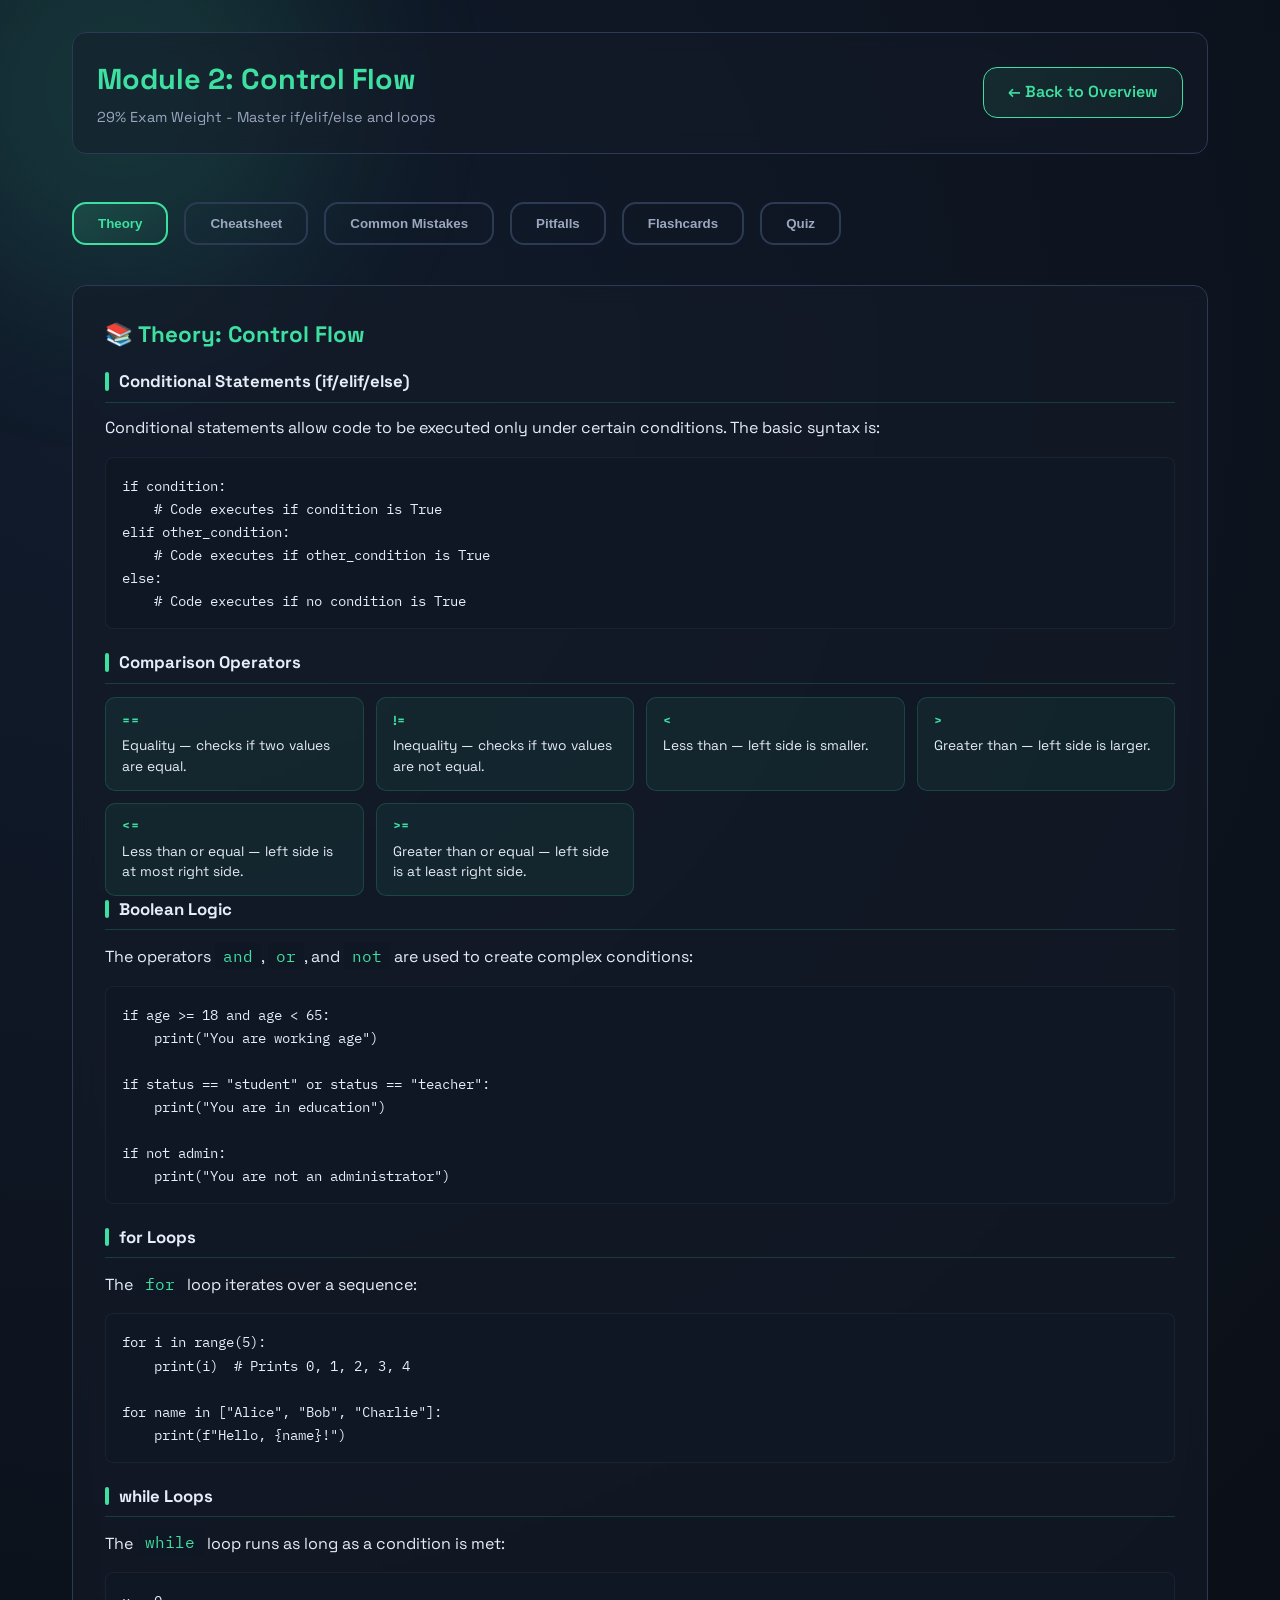
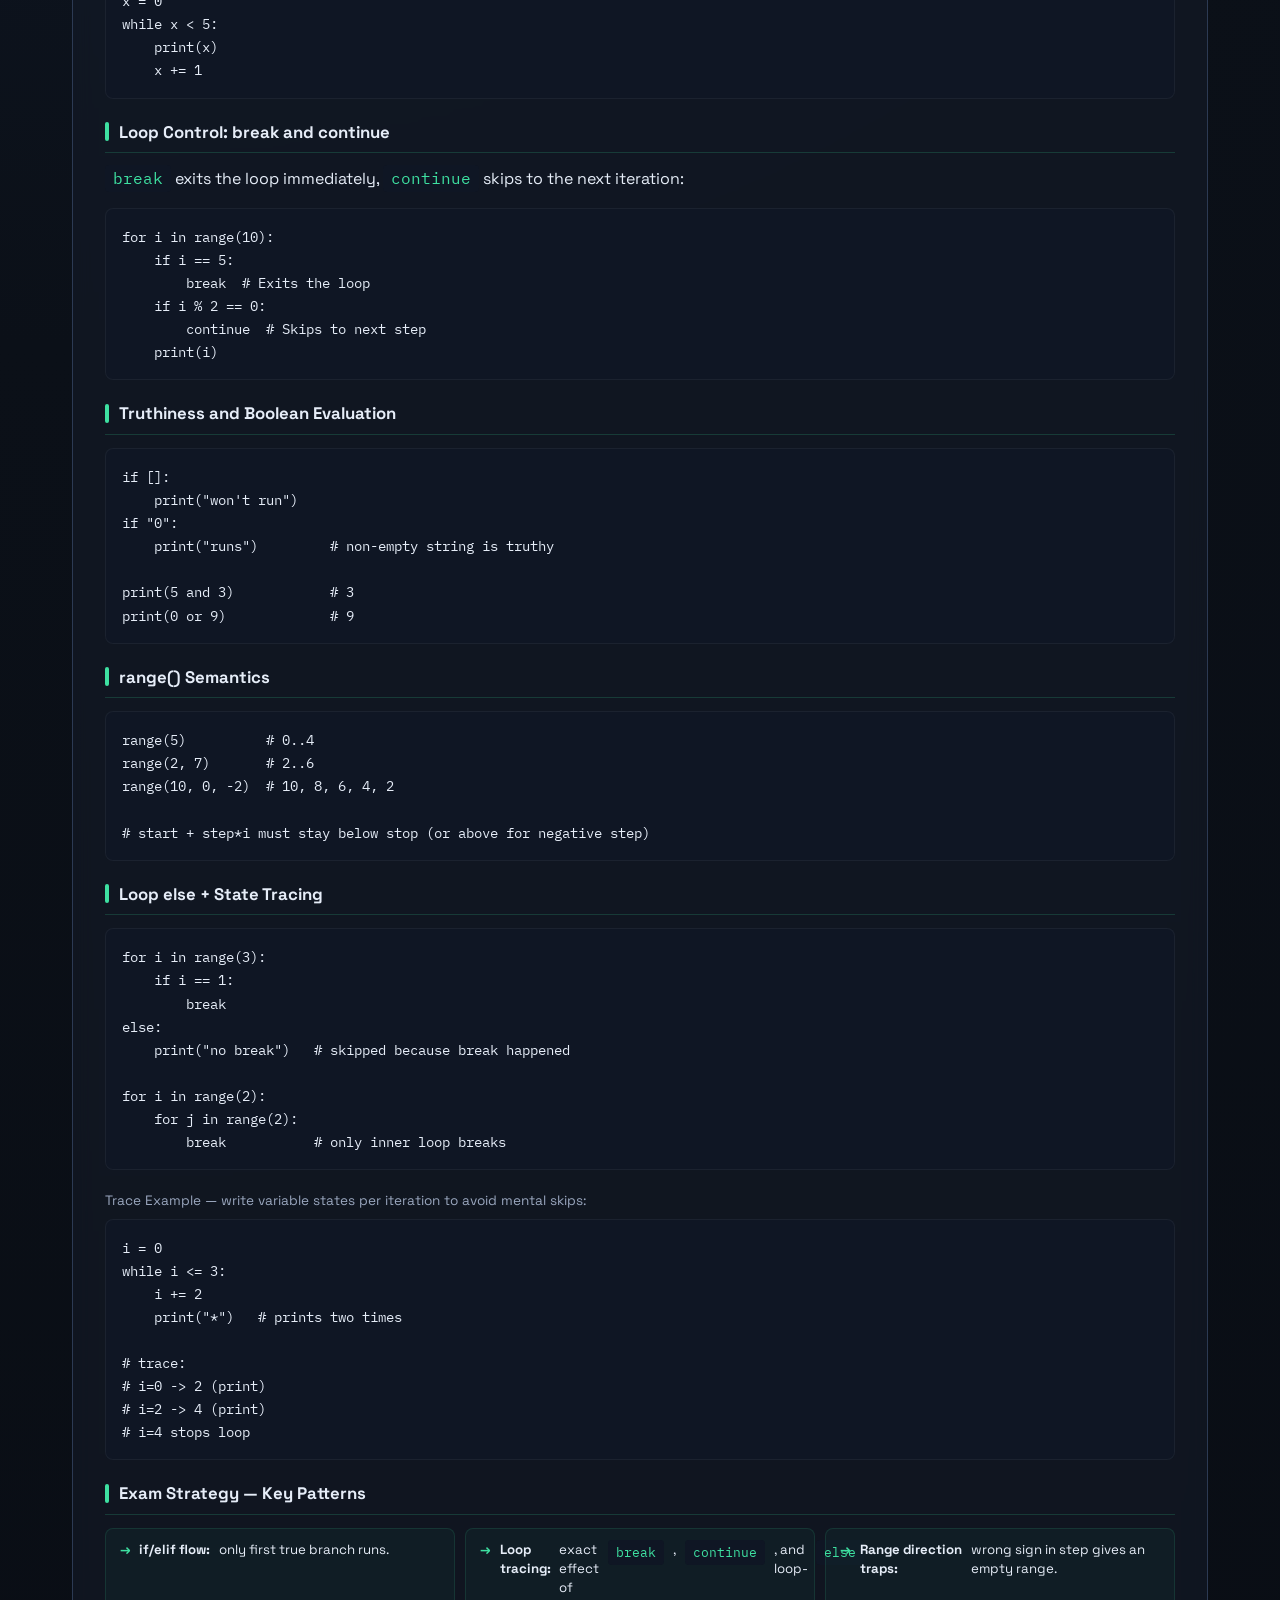
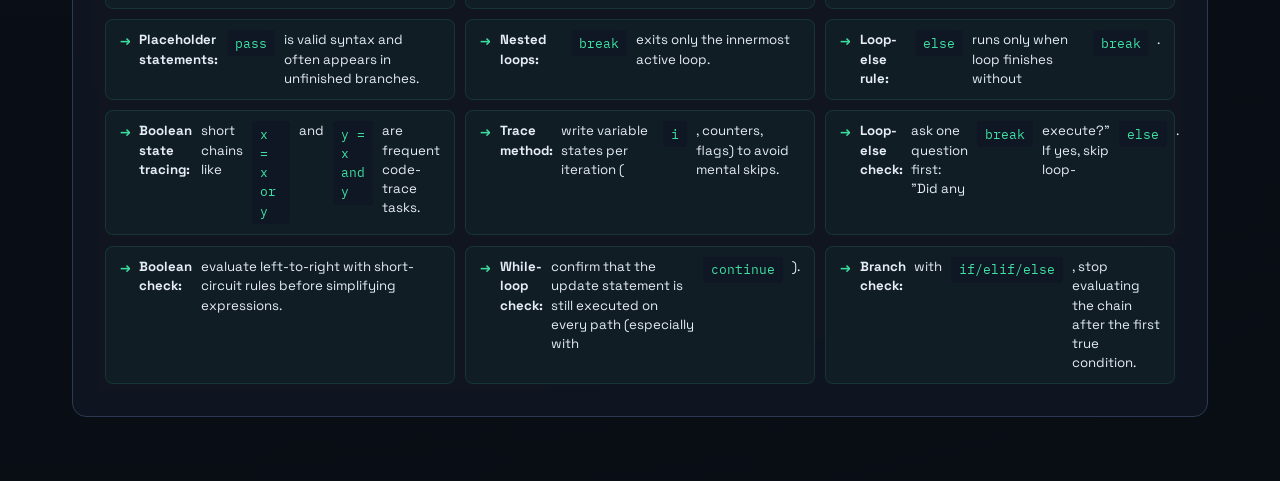
<file: module2.html>
<!DOCTYPE html>
<html lang="en">
<head>
<meta charset="UTF-8">
<meta name="viewport" content="width=device-width, initial-scale=1.0">
<title>Module 2 - PCEP-PREP-MEAL</title>
<link rel="preconnect" href="https://fonts.googleapis.com">
<link rel="preconnect" href="https://fonts.gstatic.com" crossorigin>
<link href="https://fonts.googleapis.com/css2?family=Space+Grotesk:wght@400;500;600;700&family=IBM+Plex+Mono:wght@400;500;600&display=swap" rel="stylesheet">
<link rel="stylesheet" href="styles.css">
<style>
  :root {
    --accent: var(--m2);
    --accent-rgb: 62, 224, 161;
  }

  .theory-section {
    opacity: 0;
    transform: translateY(16px);
    animation: sectionIn 0.5s ease forwards;
  }
  .theory-section:nth-child(1)  { animation-delay: 0.05s; }
  .theory-section:nth-child(2)  { animation-delay: 0.10s; }
  .theory-section:nth-child(3)  { animation-delay: 0.15s; }
  .theory-section:nth-child(4)  { animation-delay: 0.20s; }
  .theory-section:nth-child(5)  { animation-delay: 0.25s; }
  .theory-section:nth-child(6)  { animation-delay: 0.30s; }
  .theory-section:nth-child(7)  { animation-delay: 0.35s; }
  .theory-section:nth-child(8)  { animation-delay: 0.40s; }
  @keyframes sectionIn { to { opacity: 1; transform: translateY(0); } }

  .theory-section h3 {
    display: flex; align-items: center; gap: 0.6rem;
    font-size: 1.05rem; font-weight: 700; color: var(--text);
    margin: 0 0 0.85rem; padding-bottom: 0.45rem;
    border-bottom: 1px solid rgba(62,224,161,0.18);
  }
  .theory-section h3::before {
    content: ''; display: inline-block; width: 4px; height: 1.1em;
    border-radius: 2px; background: var(--accent); flex-shrink: 0;
  }

  .info-cards {
    display: grid; grid-template-columns: repeat(auto-fill, minmax(220px, 1fr));
    gap: 0.75rem; margin-top: 0.5rem;
  }
  .info-card {
    background: rgba(62,224,161,0.06); border: 1px solid rgba(62,224,161,0.18);
    border-radius: 10px; padding: 0.8rem 1rem; font-size: 0.86rem; line-height: 1.5;
    transition: background 0.2s, border-color 0.2s, transform 0.2s;
  }
  .info-card:hover { background: rgba(62,224,161,0.12); border-color: rgba(62,224,161,0.4); transform: translateY(-2px); }
  .info-card strong { color: var(--accent); display: block; margin-bottom: 0.3rem; font-size: 0.82rem; text-transform: uppercase; letter-spacing: 0.04em; }

  .exam-tips { display: grid; grid-template-columns: repeat(auto-fill, minmax(260px, 1fr)); gap: 0.65rem; margin-top: 0.5rem; }
  .exam-tip {
    display: flex; align-items: flex-start; gap: 0.55rem;
    background: rgba(62,224,161,0.04); border: 1px solid rgba(62,224,161,0.12);
    border-radius: 8px; padding: 0.65rem 0.85rem; font-size: 0.83rem; line-height: 1.45;
    transition: background 0.2s, border-color 0.2s;
  }
  .exam-tip:hover { background: rgba(62,224,161,0.09); border-color: rgba(62,224,161,0.3); }
  .exam-tip::before { content: '→'; color: var(--accent); font-weight: 700; flex-shrink: 0; margin-top: 0.05em; }
</style>
</head>
<body>
<div class="bg-canvas">
  <div class="orb one"></div>
</div>

<div class="container">
  <header>
    <div class="header-left">
      <h1>Module 2: Control Flow</h1>
      <p>29% Exam Weight - Master if/elif/else and loops</p>
    </div>
    <a href="index.html" class="back-btn">← Back to Overview</a>
  </header>

  <div class="tabs">
    <button class="tab-btn active" onclick="switchTab(event, 'theory')">Theory</button>
    <button class="tab-btn" onclick="switchTab(event, 'cheatsheet')">Cheatsheet</button>
    <button class="tab-btn" onclick="switchTab(event, 'mistakes')">Common Mistakes</button>
    <button class="tab-btn" onclick="switchTab(event, 'pitfalls')">Pitfalls</button>
    <button class="tab-btn" onclick="switchTab(event, 'flashcards')">Flashcards</button>
    <button class="tab-btn" onclick="switchTab(event, 'quiz')">Quiz</button>
  </div>

  <!-- Theory Tab -->
  <div id="theory" class="tab-content active">
    <div class="content-box">
      <h2>📚 Theory: Control Flow</h2>

      <div class="theory-section">
        <h3>Conditional Statements (if/elif/else)</h3>
        <p>Conditional statements allow code to be executed only under certain conditions. The basic syntax is:</p>
        <pre class="code-block"><code>if condition:
    # Code executes if condition is True
elif other_condition:
    # Code executes if other_condition is True
else:
    # Code executes if no condition is True</code></pre>
      </div>

      <div class="theory-section">
        <h3>Comparison Operators</h3>
        <div class="info-cards">
          <div class="info-card"><strong>==</strong>Equality — checks if two values are equal.</div>
          <div class="info-card"><strong>!=</strong>Inequality — checks if two values are not equal.</div>
          <div class="info-card"><strong>&lt;</strong>Less than — left side is smaller.</div>
          <div class="info-card"><strong>&gt;</strong>Greater than — left side is larger.</div>
          <div class="info-card"><strong>&lt;=</strong>Less than or equal — left side is at most right side.</div>
          <div class="info-card"><strong>&gt;=</strong>Greater than or equal — left side is at least right side.</div>
        </div>
      </div>

      <div class="theory-section">
        <h3>Boolean Logic</h3>
        <p>The operators <code>and</code>, <code>or</code>, and <code>not</code> are used to create complex conditions:</p>
        <pre class="code-block"><code>if age >= 18 and age < 65:
    print("You are working age")

if status == "student" or status == "teacher":
    print("You are in education")

if not admin:
    print("You are not an administrator")</code></pre>
      </div>

      <div class="theory-section">
        <h3>for Loops</h3>
        <p>The <code>for</code> loop iterates over a sequence:</p>
        <pre class="code-block"><code>for i in range(5):
    print(i)  # Prints 0, 1, 2, 3, 4

for name in ["Alice", "Bob", "Charlie"]:
    print(f"Hello, {name}!")</code></pre>
      </div>

      <div class="theory-section">
        <h3>while Loops</h3>
        <p>The <code>while</code> loop runs as long as a condition is met:</p>
        <pre class="code-block"><code>x = 0
while x < 5:
    print(x)
    x += 1</code></pre>
      </div>

      <div class="theory-section">
        <h3>Loop Control: break and continue</h3>
        <p><code>break</code> exits the loop immediately, <code>continue</code> skips to the next iteration:</p>
        <pre class="code-block"><code>for i in range(10):
    if i == 5:
        break  # Exits the loop
    if i % 2 == 0:
        continue  # Skips to next step
    print(i)</code></pre>
      </div>

      <div class="theory-section">
        <h3>Truthiness and Boolean Evaluation</h3>
        <pre class="code-block"><code>if []:
    print("won't run")
if "0":
    print("runs")         # non-empty string is truthy

print(5 and 3)            # 3
print(0 or 9)             # 9</code></pre>
      </div>

      <div class="theory-section">
        <h3>range() Semantics</h3>
        <pre class="code-block"><code>range(5)          # 0..4
range(2, 7)       # 2..6
range(10, 0, -2)  # 10, 8, 6, 4, 2

# start + step*i must stay below stop (or above for negative step)</code></pre>
      </div>

      <div class="theory-section">
        <h3>Loop else + State Tracing</h3>
        <pre class="code-block"><code>for i in range(3):
    if i == 1:
        break
else:
    print("no break")   # skipped because break happened

for i in range(2):
    for j in range(2):
        break           # only inner loop breaks</code></pre>
        <p style="margin: 0.75rem 0 0.5rem; font-size: 0.85rem; color: var(--muted);">Trace Example — write variable states per iteration to avoid mental skips:</p>
        <pre class="code-block"><code>i = 0
while i <= 3:
    i += 2
    print("*")   # prints two times

# trace:
# i=0 -> 2 (print)
# i=2 -> 4 (print)
# i=4 stops loop</code></pre>
      </div>

      <div class="theory-section">
        <h3>Exam Strategy — Key Patterns</h3>
        <div class="exam-tips">
          <div class="exam-tip"><strong>if/elif flow:</strong> only first true branch runs.</div>
          <div class="exam-tip"><strong>Loop tracing:</strong> exact effect of <code>break</code>, <code>continue</code>, and loop-<code>else</code>.</div>
          <div class="exam-tip"><strong>Range direction traps:</strong> wrong sign in step gives an empty range.</div>
          <div class="exam-tip"><strong>Placeholder statements:</strong> <code>pass</code> is valid syntax and often appears in unfinished branches.</div>
          <div class="exam-tip"><strong>Nested loops:</strong> <code>break</code> exits only the innermost active loop.</div>
          <div class="exam-tip"><strong>Loop-else rule:</strong> <code>else</code> runs only when loop finishes without <code>break</code>.</div>
          <div class="exam-tip"><strong>Boolean state tracing:</strong> short chains like <code>x = x or y</code> and <code>y = x and y</code> are frequent code-trace tasks.</div>
          <div class="exam-tip"><strong>Trace method:</strong> write variable states per iteration (<code>i</code>, counters, flags) to avoid mental skips.</div>
          <div class="exam-tip"><strong>Loop-else check:</strong> ask one question first: "Did any <code>break</code> execute?" If yes, skip loop-<code>else</code>.</div>
          <div class="exam-tip"><strong>Boolean check:</strong> evaluate left-to-right with short-circuit rules before simplifying expressions.</div>
          <div class="exam-tip"><strong>While-loop check:</strong> confirm that the update statement is still executed on every path (especially with <code>continue</code>).</div>
          <div class="exam-tip"><strong>Branch check:</strong> with <code>if/elif/else</code>, stop evaluating the chain after the first true condition.</div>
        </div>
      </div>

    </div>
  </div>

  <!-- Cheatsheet Tab -->
  <div id="cheatsheet" class="tab-content">
    <div class="content-box">
      <h2>📋 Cheatsheet: Control Flow Quick Reference</h2>

      <h3>if/elif/else Syntax</h3>
      <pre class="code-block"><code>if x > 10:
    print("Greater than 10")
elif x > 5:
    print("Greater than 5")
else:
    print("5 or less")</code></pre>

      <h3>Comparison Operators</h3>
      <pre class="code-block"><code>x == y      # Equality
x != y      # Inequality
x < y       # Less than
x > y       # Greater than
x <= y      # Less than or equal
x >= y      # Greater than or equal</code></pre>

      <h3>Boolean Logic</h3>
      <pre class="code-block"><code>x and y     # True if both are true
x or y      # True if at least one is true
not x       # Negation

# Chained comparison
1 < x < 10  # Equivalent to: (1 < x) and (x < 10)</code></pre>

      <h3>for Loops</h3>
      <pre class="code-block"><code>for i in range(5):
    print(i)  # 0, 1, 2, 3, 4

for i in range(2, 8):
    print(i)  # 2, 3, 4, 5, 6, 7

for i in range(0, 10, 2):
    print(i)  # 0, 2, 4, 6, 8 (step 2)</code></pre>

      <h3>while Loops</h3>
      <pre class="code-block"><code>count = 0
while count < 10:
    print(count)
    count += 1

# Without exit: infinite loop!
# while True:
#     print("Forever")</code></pre>

      <h3>break and continue</h3>
      <pre class="code-block"><code>for i in range(10):
    if i == 5:
        break       # Exits the loop
    if i % 2 == 0:
        continue    # Skips to next step
    print(i)</code></pre>

      <h3>else with Loops</h3>
      <pre class="code-block"><code>for i in range(5):
    if i == 3:
        break
else:
    print("Loop completed without break")

# The else is ONLY executed if the loop
# ends without break!</code></pre>

      <h3>Truthy/Falsy in Conditions</h3>
      <pre class="code-block"><code>Falsy: 0, 0.0, "", [], {}, (), None, False
Truthy: everything else (including "0" and [0])</code></pre>

      <h3>Short-Circuit Cheats</h3>
      <pre class="code-block"><code>False and expr   # expr not evaluated
True or expr     # expr not evaluated

5 and 8          # 8
0 and 8          # 0
5 or 8           # 5
0 or 8           # 8</code></pre>

      <h3>Useful Exam Snippets</h3>
      <pre class="code-block"><code>for i, v in enumerate(["a", "b"], start=1):
    print(i, v)   # 1 a / 2 b

print(all([]))    # True
print(any([]))    # False</code></pre>

      <h3>Raw Exam Snapshot: Loop else + break</h3>
      <pre class="code-block"><code>for i in range(4):
    if i == 2:
        break
else:
    print("completed")

# no output from else because break occurred

for i in range(10, 12, 2):
    if i % 2 != 1:
        print("No")  # prints once

for i in range(2):
    for j in range(2):
        break  # exits inner loop only

x = True
y = False
x = x or y
y = x and y
print(x, y)   # True False

i = 0
while i <= 3:
    i += 2
    print("*")  # prints two stars</code></pre>

      <h3>Quick Trace Checklist</h3>
      <pre class="code-block"><code># 1) initialize variables
# 2) evaluate loop condition
# 3) execute body (watch break/continue paths)
# 4) apply updates
# 5) re-check condition
# 6) decide whether loop-else runs (only if no break)</code></pre>
    </div>
  </div>

  <!-- Mistakes Tab -->
  <div id="mistakes" class="tab-content">
    <div class="content-box">
      <h2>⚠️ Common Mistakes in Control Flow</h2>

      <div class="mistake-box">
        <h3>Mistake 1: Assignment instead of Comparison</h3>
        <p><strong>Wrong:</strong></p>
        <pre class="code-block"><code>if x = 5:  # SyntaxError!
    print("Yes")</code></pre>
        <p><strong>Correct:</strong></p>
        <pre class="code-block"><code>if x == 5:  # Comparison
    print("Yes")</code></pre>
      </div>

      <div class="mistake-box">
        <h3>Mistake 2: Missing Colon</h3>
        <p><strong>Wrong:</strong></p>
        <pre class="code-block"><code>if x > 5
    print("Greater")  # IndentationError!</code></pre>
        <p><strong>Correct:</strong></p>
        <pre class="code-block"><code>if x > 5:
    print("Greater")</code></pre>
      </div>

      <div class="mistake-box">
        <h3>Mistake 3: Misunderstanding range()</h3>
        <p><strong>Problem:</strong> range(5) goes from 0 to 4, NOT to 5!</p>
        <pre class="code-block"><code>for i in range(5):
    print(i)  # Prints 0, 1, 2, 3, 4 (not 5!)</code></pre>
        <p class="mistake-note">The upper bound is EXCLUSIVE!</p>
      </div>

      <div class="mistake-box">
        <h3>Mistake 4: else in Loops Misunderstood</h3>
        <p><strong>Problem:</strong> The else clause is only executed if the loop ends WITHOUT break!</p>
        <pre class="code-block"><code>for i in range(5):
    if i == 3:
        break
else:
    print("Done")  # This will NOT print!</code></pre>
        <p class="mistake-note">The else is NOT executed because of break!</p>
      </div>

      <div class="mistake-box">
        <h3>Mistake 5: Infinite Loops</h3>
        <p><strong>Problem:</strong> A while loop without an exit condition runs forever!</p>
        <pre class="code-block"><code>x = 0
while x < 10:
    print(x)
    # Mistake: x never increases!
    # Loop runs forever...</code></pre>
        <p class="mistake-note">Don't forget to update the loop variable!</p>
      </div>

      <div class="mistake-box">
        <h3>Mistake 6: Expecting break to Exit All Loops</h3>
        <p><strong>Trap:</strong> <code>break</code> exits only the innermost loop.</p>
        <pre class="code-block"><code>for i in range(2):
    for j in range(2):
        break
    print(i)  # still runs for each outer iteration</code></pre>
      </div>

      <div class="mistake-box">
        <h3>Mistake 7: Over-Comparing to True/False</h3>
        <p><strong>Less Pythonic:</strong></p>
        <pre class="code-block"><code>if flag == True:
    ...
if len(items) != 0:
    ...</code></pre>
        <p><strong>Preferred:</strong></p>
        <pre class="code-block"><code>if flag:
    ...
if items:
    ...</code></pre>
      </div>

      <div class="mistake-box">
        <h3>Mistake 8: Assuming <code>continue</code> Cancels Loop <code>else</code></h3>
        <pre class="code-block"><code>for i in range(3):
    if i == 1:
        continue
else:
    print("runs")  # runs, because no break</code></pre>
      </div>

      <div class="mistake-box">
        <h3>Mistake 9: Skipping Counter Updates in One Branch</h3>
        <p><strong>Risk:</strong> accidental infinite loops.</p>
        <pre class="code-block"><code>i = 0
while i < 5:
    if i == 2:
        continue   # i never changes here
    i += 1</code></pre>
        <p><strong>Fix:</strong></p>
        <pre class="code-block"><code>i = 0
while i < 5:
    i += 1
    if i == 2:
        continue</code></pre>
      </div>
    </div>
  </div>

  <!-- Pitfalls Tab -->
  <div id="pitfalls" class="tab-content">
    <div class="content-box">
    <h2>🚨 Critical Exam Pitfalls</h2>
    <p class="pitfall-intro">These are the most common traps that catch even experienced programmers in the PCEP exam. Master these to avoid losing easy points!</p>
    <div class="pitfalls-grid">
      <div class="pitfall-item">
        <div class="pitfall-title">
          <span class="pitfall-icon">🚨</span>
          <span>Loop else Clause Condition</span>
        </div>
        <div class="pitfall-wrong">
          ❌ Wrong: <code>else runs every time loop ends</code>
        </div>
        <div class="pitfall-right">
          ✓ Correct: <code>else runs only if NO break occurred</code>
        </div>
        <div class="pitfall-explanation">
          The <code>else</code> block in a loop only executes if the loop completes normally. If <code>break</code> is executed, the <code>else</code> is skipped.
        </div>
      </div>
      <div class="pitfall-item">
        <div class="pitfall-title">
          <span class="pitfall-icon">🚨</span>
          <span>range() Stop is Exclusive</span>
        </div>
        <div class="pitfall-wrong">
          ❌ Wrong: <code>range(5) = [0,1,2,3,4,5]</code>
        </div>
        <div class="pitfall-right">
          ✓ Correct: <code>range(5) = [0,1,2,3,4]</code>
        </div>
        <div class="pitfall-explanation">
          The stop value in <code>range()</code> is exclusive - it's not included. <code>range(5)</code> goes from 0 to 4, not 5.
        </div>
      </div>
      <div class="pitfall-item">
        <div class="pitfall-title">
          <span class="pitfall-icon">🚨</span>
          <span>Wrong Step Direction</span>
        </div>
        <div class="pitfall-wrong">
          ❌ Wrong: <code>range(5, 0, 1) returns [1,2,3,4]</code>
        </div>
        <div class="pitfall-right">
          ✓ Correct: <code>range(5, 0, 1) returns []</code>
        </div>
        <div class="pitfall-explanation">
          With a positive step, you can't go from 5 down to 0. Use a negative step: <code>range(5, 0, -1)</code> for [5,4,3,2,1].
        </div>
      </div>
      <div class="pitfall-item">
        <div class="pitfall-title">
          <span class="pitfall-icon">🚨</span>
          <span>break Only Exits Innermost Loop</span>
        </div>
        <div class="pitfall-wrong">
          ❌ Wrong: <code>break from nested loop exits all loops</code>
        </div>
        <div class="pitfall-right">
          ✓ Correct: <code>break only exits the innermost loop</code>
        </div>
        <div class="pitfall-explanation">
          A <code>break</code> statement only terminates the loop it's in. For nested loops, you need multiple breaks or a flag variable.
        </div>
      </div>
      <div class="pitfall-item">
        <div class="pitfall-title">
          <span class="pitfall-icon">🚨</span>
          <span>Chained Comparisons are Valid</span>
        </div>
        <div class="pitfall-wrong">
          ❌ Wrong: <code>1 < x < 10 is not valid Python</code>
        </div>
        <div class="pitfall-right">
          ✓ Correct: <code>1 < x < 10 is valid and equivalent to (1 < x) and (x < 10)</code>
        </div>
        <div class="pitfall-explanation">
          Python supports chained comparisons, which are both valid and more efficient than writing separate conditions.
        </div>
      </div>
      <div class="pitfall-item">
        <div class="pitfall-title">
          <span class="pitfall-icon">🚨</span>
          <span>Boolean Operators Return Values</span>
        </div>
        <div class="pitfall-wrong">
          ❌ Wrong: <code>5 and 3 = True, 0 or 5 = True</code>
        </div>
        <div class="pitfall-right">
          ✓ Correct: <code>5 and 3 = 3, 0 or 5 = 5</code>
        </div>
        <div class="pitfall-explanation">
          <code>and</code> and <code>or</code> return actual values, not booleans. <code>and</code> returns the first falsy value or the last, <code>or</code> returns the first truthy value or the last.
        </div>
      </div>
      <div class="pitfall-item">
        <div class="pitfall-title">
          <span class="pitfall-icon">🚨</span>
          <span>Assignment vs Comparison Operator</span>
        </div>
        <div class="pitfall-wrong">
          ❌ Wrong: <code>if x = 5: ...</code>
        </div>
        <div class="pitfall-right">
          ✓ Correct: <code>if x == 5: ... OR x = 5; if x: ...</code>
        </div>
        <div class="pitfall-explanation">
          Use <code>==</code> for comparison and <code>=</code> for assignment. In conditions, <code>=</code> is a syntax error in Python.
        </div>
      </div>
      <div class="pitfall-item">
        <div class="pitfall-title">
          <span class="pitfall-icon">🚨</span>
          <span>Loop Variable Persists After Loop</span>
        </div>
        <div class="pitfall-wrong">
          ❌ Wrong: <code>i is undefined after loop ends</code>
        </div>
        <div class="pitfall-right">
          ✓ Correct: <code>i remains accessible after loop with its final value</code>
        </div>
        <div class="pitfall-explanation">
          Loop variables don't have block scope in Python. The variable <code>i</code> continues to exist and holds the last value it had.
        </div>
      </div>
      <div class="pitfall-item">
        <div class="pitfall-title">
          <span class="pitfall-icon">🚨</span>
          <span>while True Without Break</span>
        </div>
        <div class="pitfall-wrong">
          ❌ Wrong: <code>while True continues until function ends</code>
        </div>
        <div class="pitfall-right">
          ✓ Correct: <code>while True creates infinite loop - must have break</code>
        </div>
        <div class="pitfall-explanation">
          A <code>while True</code> loop will run forever unless a <code>break</code> statement is executed. Always ensure an exit condition.
        </div>
      </div>
      <div class="pitfall-item">
        <div class="pitfall-title">
          <span class="pitfall-icon">🚨</span>
          <span>elif vs Multiple if Statements</span>
        </div>
        <div class="pitfall-wrong">
          ❌ Wrong: <code>All conditions are checked and all matching blocks run</code>
        </div>
        <div class="pitfall-right">
          ✓ Correct: <code>Only the first true condition executes with elif</code>
        </div>
        <div class="pitfall-explanation">
          With <code>elif</code>, only the first matching block executes. With multiple <code>if</code> statements, all conditions are checked and all matching blocks run.
        </div>
      </div>
      <div class="pitfall-item">
        <div class="pitfall-title">
          <span class="pitfall-icon">🚨</span>
          <span>all([]) and any([])</span>
        </div>
        <div class="pitfall-wrong">
          ❌ Wrong: <code>all([]) is False and any([]) is True</code>
        </div>
        <div class="pitfall-right">
          ✓ Correct: <code>all([]) is True and any([]) is False</code>
        </div>
        <div class="pitfall-explanation">
          Empty iterables are a common logic trap. Learn these two special cases for exam questions.
        </div>
      </div>
      <div class="pitfall-item">
        <div class="pitfall-title">
          <span class="pitfall-icon">🚨</span>
          <span>range() Is Not a List</span>
        </div>
        <div class="pitfall-wrong">
          ❌ Wrong: <code>type(range(5)) is list</code>
        </div>
        <div class="pitfall-right">
          ✓ Correct: <code>type(range(5)) is range</code>
        </div>
        <div class="pitfall-explanation">
          <code>range()</code> returns a range object (lazy sequence), not a concrete list.
        </div>
      </div>
      <div class="pitfall-item">
        <div class="pitfall-title">
          <span class="pitfall-icon">🚨</span>
          <span>Precedence in Mixed Boolean Conditions</span>
        </div>
        <div class="pitfall-wrong">
          ❌ Wrong: <code>and and or have equal precedence</code>
        </div>
        <div class="pitfall-right">
          ✓ Correct: <code>and binds tighter than or</code>
        </div>
        <div class="pitfall-explanation">
          Raw exam items repeatedly test this rule. Without parentheses, Python evaluates <code>and</code> before <code>or</code>.
        </div>
      </div>
      <div class="pitfall-item">
        <div class="pitfall-title">
          <span class="pitfall-icon">🚨</span>
          <span>continue Can Skip Critical Updates</span>
        </div>
        <div class="pitfall-wrong">
          ❌ Wrong: <code>continue never changes loop behavior significantly</code>
        </div>
        <div class="pitfall-right">
          ✓ Correct: <code>continue can skip updates and create infinite loops in while blocks</code>
        </div>
        <div class="pitfall-explanation">
          New imported items reinforce this: always check whether the counter update executes on every iteration path.
        </div>
      </div>
    </div>
  </div>
  </div>

  <div id="flashcards" class="tab-content">
    <div class="flashcard-controls">
      <span class="fc-mode-badge" id="fc-mode-badge">All Cards</span>
      <span class="fc-counter" id="fc-counter"></span>
      <div class="flashcard-controls-right">
        <button class="fc-btn" id="fc-shuffle-btn" onclick="shuffleFlashcards()">⇄ Shuffle</button>
        <button class="fc-btn" id="fc-review-btn" onclick="reviewMissed()" style="display:none">⚑ Review Missed</button>
        <button class="fc-btn" onclick="resetFlashcards()">↺ Reset</button>
      </div>
    </div>
    <div id="flashcard-container"></div>
  </div>

  <!-- Quiz Tab -->
  <div id="quiz" class="tab-content">
    <div class="quiz-progress-bar">
      <span class="quiz-progress-text" id="quiz-progress-text">0 of 0 answered</span>
      <div class="quiz-progress-track">
        <div class="quiz-progress-fill" id="quiz-progress-fill"></div>
      </div>
      <span class="quiz-score-badge" id="quiz-score-badge">Score: 0/0</span>
    </div>
    <div id="quiz-container">
    </div>

    <button onclick="resetQuiz()" class="quiz-reset-btn">↺ Reset Quiz</button>
  </div>
</div>

<script>
const flashcardsData = [{"q": "What is the difference between = and == ?","a": "= assigns values; == compares values."},{"q": "When does loop else execute?","a": "Only when the loop finishes without a break statement."},{"q": "What does range(5) generate?","a": "0, 1, 2, 3, 4. Stop value is exclusive."},{"q": "What is the difference between break and continue?","a": "break exits the loop; continue skips the current iteration."},{"q": "What does 1 < x < 10 mean?","a": "It is chained comparison: (1 < x) and (x < 10)."},{"q": "How do and/or evaluate?","a": "They short-circuit and return operand values, not only True/False."},{"q": "Is bool('False') true or false?","a": "True, because the string is non-empty."},{"q": "What is special about while True loops?","a": "They are infinite unless break or another exit path occurs."},{"q": "Does break exit nested loops completely?","a": "No, it exits only the innermost loop."},{"q": "What type does range() return?","a": "A range object, not a list."},{"q": "What are all([]) and any([])?","a": "all([]) is True, any([]) is False."},{"q": "Does the loop variable still exist after loop ends?","a": "Yes, in Python it remains bound to the last assigned value."},{"q": "Does continue prevent loop else?","a": "No. Only break prevents loop else from running."},{"q": "What is the precedence between and/or?","a": "and has higher precedence than or."},{"q": "What does pass do in Python control flow?","a": "Nothing at runtime. It is a syntactic placeholder for an empty block."},{"q": "Does break in an inner loop stop the outer loop too?","a": "No. break stops only the innermost active loop."}];
const quizData = [{"q": "Which condition is syntactically correct?","options": ["if x = 5:","if x == 5:","if (x == 5)","if x equals 5:"],"correct": 1,"explanation": "Use == for comparison and a colon to open the block."},{"q": "What is list(range(1, 5))?","options": ["[1, 2, 3, 4, 5]","[1, 2, 3, 4]","[0, 1, 2, 3, 4]","[2, 3, 4]"],"correct": 1,"explanation": "range stop is exclusive."},{"q": "What is printed? x = 0; while x < 3: x += 1; print(x)","options": ["0","2","3","4"],"correct": 2,"explanation": "x becomes 1,2,3 and then the loop stops."},{"q": "What is printed? for i in range(3): if i == 1: break; print(i)","options": ["0","0 1","0 1 2","1"],"correct": 0,"explanation": "When i reaches 1, break exits before printing 1."},{"q": "What is the result of: 5 and 0 or 7","options": ["0","5","7","True"],"correct": 2,"explanation": "5 and 0 gives 0, then 0 or 7 gives 7."},{"q": "What does this output? for i in range(5): if i % 2 == 0: continue; print(i)","options": ["0 2 4","1 3","1 2 3 4","No output"],"correct": 1,"explanation": "continue skips even values, so only odd values print."},{"q": "Will loop else run? for i in range(3): if i == 1: break; else: print('done')","options": ["Yes, always","No, break prevents it","Only if i is odd","SyntaxError"],"correct": 1,"explanation": "loop-else executes only when no break occurs."},{"q": "Which statement is true about range(5, 0, 1)?","options": ["It yields 5,4,3,2,1","It yields 1,2,3,4,5","It yields empty sequence","It raises ValueError"],"correct": 2,"explanation": "Positive step cannot move from 5 down toward 0."},{"q": "What does all([]) return?","options": ["False","True","None","Error"],"correct": 1,"explanation": "all on an empty iterable returns True."},{"q": "What does any([]) return?","options": ["False","True","None","Error"],"correct": 0,"explanation": "any on an empty iterable returns False."},{"q": "What is true about this expression: not (x < 0 or x > 10)","options": ["Equivalent to x < 0 and x > 10","Equivalent to x >= 0 and x <= 10","Equivalent to x == 0","Always False"],"correct": 1,"explanation": "De Morgan transformation gives the bounded interval condition."},{"q": "After for i in range(4): pass, what is i?","options": ["undefined","3","4","None"],"correct": 1,"explanation": "The loop variable persists and keeps the last assigned value."},{"q": "Which statement is true about loop else?","options": ["It runs only if loop body is empty","It runs when no break occurs","It runs only after continue","It never runs in for-loops"],"correct": 1,"explanation": "Loop else executes if the loop ends normally (without break)."},{"q": "Which precedence statement is correct?","options": ["or has higher precedence than and","and has higher precedence than or","They are equal precedence","Precedence depends on variable values"],"correct": 1,"explanation": "In Python, and binds tighter than or."},{"q": "What does this print? for i in range(10, 12, 2):\n    if i % 2 != 1:\n        print('No')","options": ["No","No No","Nothing","TypeError"],"correct": 0,"explanation": "Only i=10 is produced; condition is true once."},{"q": "Which statement about nested loops is correct?","options": ["break exits all loops","break exits only the innermost loop","continue exits the loop","range(5,0,1) iterates down to 1"],"correct": 1,"explanation": "break affects only the loop where it appears."}];

let quizAnswered = {};
let missedCards = new Set();   // indices of flashcards user marked as "missed"
let shuffledOrder = [];        // current display order (indices into flashcardsData)
let reviewMode = false;        // true = only show missed cards

function switchTab(evt, tabName) {
  document.querySelectorAll('.tab-content').forEach(el => el.classList.remove('active'));
  document.querySelectorAll('.tab-btn').forEach(el => el.classList.remove('active'));
  document.getElementById(tabName).classList.add('active');
  if (evt && evt.target) evt.target.classList.add('active');
  if (tabName === 'flashcards') initFlashcards();
  if (tabName === 'quiz') initQuiz();
}

// ── Flashcard helpers ──────────────────────────────────────────────────────

function buildOrder(indices) {
  return indices !== undefined ? [...indices] : flashcardsData.map((_, i) => i);
}

function renderFlashcards(order) {
  const container = document.getElementById('flashcard-container');
  container.innerHTML = '';

  if (order.length === 0) {
    container.innerHTML = '<div class="fc-empty-state"><span>🎉</span>No missed cards — great job! Reset to start over.</div>';
    updateFcCounter(order);
    return;
  }

  order.forEach((dataIdx, displayPos) => {
    const card = flashcardsData[dataIdx];
    const div = document.createElement('div');
    div.className = 'flashcard' + (missedCards.has(dataIdx) ? ' marked-wrong' : '');
    div.dataset.flipped = 'false';
    div.dataset.dataIdx = dataIdx;
    div.innerHTML = `
      <div class="flashcard-content">
        <div class="flashcard-label">Question ${displayPos + 1} of ${order.length}</div>
        <div class="flashcard-text">${card.q}</div>
        <div class="flashcard-self-check">
          <button class="self-check-btn knew" onclick="markCard(${dataIdx}, false, event)">✓ Got it</button>
          <button class="self-check-btn missed" onclick="markCard(${dataIdx}, true, event)">✗ Missed</button>
        </div>
      </div>
    `;
    div.addEventListener('click', function(e) {
      if (e.target.closest('.self-check-btn')) return;
      const flipped = this.dataset.flipped === 'true';
      this.dataset.flipped = String(!flipped);
      this.classList.toggle('flipped');
      const content = this.querySelector('.flashcard-content');
      const pos = displayPos + 1;
      const total = order.length;
      if (!flipped) {
        content.innerHTML = `
          <div class="flashcard-label">Answer ${pos} of ${total}</div>
          <div class="flashcard-text">${card.a}</div>
          <div class="flashcard-self-check">
            <button class="self-check-btn knew" onclick="markCard(${dataIdx}, false, event)">✓ Got it</button>
            <button class="self-check-btn missed" onclick="markCard(${dataIdx}, true, event)">✗ Missed</button>
          </div>
        `;
      } else {
        content.innerHTML = `
          <div class="flashcard-label">Question ${pos} of ${total}</div>
          <div class="flashcard-text">${card.q}</div>
          <div class="flashcard-self-check">
            <button class="self-check-btn knew" onclick="markCard(${dataIdx}, false, event)">✓ Got it</button>
            <button class="self-check-btn missed" onclick="markCard(${dataIdx}, true, event)">✗ Missed</button>
          </div>
        `;
      }
    });
    container.appendChild(div);
  });
  updateFcCounter(order);
}

function markCard(dataIdx, missed, event) {
  event.stopPropagation();
  if (missed) {
    missedCards.add(dataIdx);
  } else {
    missedCards.delete(dataIdx);
  }
  const card = document.querySelector(`.flashcard[data-data-idx="${dataIdx}"]`);
  if (card) {
    card.classList.toggle('marked-wrong', missed);
  }
  updateFcCounter(shuffledOrder);
  document.getElementById('fc-review-btn').style.display =
    missedCards.size > 0 ? 'inline-flex' : 'none';
}

function updateFcCounter(order) {
  const counter = document.getElementById('fc-counter');
  const badge = document.getElementById('fc-mode-badge');
  const total = flashcardsData.length;
  const missed = missedCards.size;
  if (reviewMode) {
    counter.textContent = `${order.length} missed card${order.length !== 1 ? 's' : ''}`;
    badge.textContent = 'Review Mode';
    badge.className = 'fc-mode-badge review';
  } else {
    counter.textContent = `${total} cards · ${missed} marked missed`;
    badge.textContent = 'All Cards';
    badge.className = 'fc-mode-badge';
  }
}

function initFlashcards() {
  if (shuffledOrder.length === 0) {
    shuffledOrder = buildOrder();
  }
  if (document.getElementById('flashcard-container').children.length > 0) return;
  renderFlashcards(shuffledOrder);
}

function shuffleFlashcards() {
  const base = reviewMode ? [...missedCards] : flashcardsData.map((_, i) => i);
  for (let i = base.length - 1; i > 0; i--) {
    const j = Math.floor(Math.random() * (i + 1));
    [base[i], base[j]] = [base[j], base[i]];
  }
  shuffledOrder = base;
  renderFlashcards(shuffledOrder);
}

function reviewMissed() {
  if (missedCards.size === 0) return;
  reviewMode = true;
  shuffledOrder = [...missedCards];
  renderFlashcards(shuffledOrder);
  document.getElementById('fc-review-btn').classList.add('active');
}

function resetFlashcards() {
  reviewMode = false;
  missedCards.clear();
  shuffledOrder = flashcardsData.map((_, i) => i);
  document.getElementById('fc-review-btn').style.display = 'none';
  document.getElementById('fc-review-btn').classList.remove('active');
  renderFlashcards(shuffledOrder);
}

// ── Quiz helpers ───────────────────────────────────────────────────────────

function updateQuizProgress() {
  const answered = Object.keys(quizAnswered).length;
  const total = quizData.length;
  const pct = total > 0 ? (answered / total) * 100 : 0;
  document.getElementById('quiz-progress-text').textContent = `${answered} of ${total} answered`;
  document.getElementById('quiz-progress-fill').style.width = pct + '%';

  let correct = 0;
  for (let i = 0; i < total; i++) {
    if (quizAnswered[i] !== undefined && quizAnswered[i] === quizData[i].correct) correct++;
  }
  document.getElementById('quiz-score-badge').textContent = `Score: ${correct}/${total}`;
}

function initQuiz() {
  const container = document.getElementById('quiz-container');
  if (container.children.length > 0) return;
  quizData.forEach((q, qIdx) => {
    const div = document.createElement('div');
    div.className = 'quiz-question';
    div.innerHTML = `<h3>Question ${qIdx + 1} of ${quizData.length}: ${q.q}</h3>`;
    q.options.forEach((opt, oIdx) => {
      const label = document.createElement('label');
      label.className = 'quiz-option';
      label.innerHTML = `
        <input type="radio" name="q${qIdx}" value="${oIdx}" onchange="answerQuestion(${qIdx}, ${oIdx})">
        <span>${opt}</span>
      `;
      div.appendChild(label);
    });
    const explanation = document.createElement('div');
    explanation.id = `exp-${qIdx}`;
    explanation.className = 'explanation';
    explanation.style.display = 'none';
    div.appendChild(explanation);
    container.appendChild(div);
  });
  updateQuizProgress();
}

function answerQuestion(qIdx, selected) {
  quizAnswered[qIdx] = selected;
  const correct = quizData[qIdx].correct;
  const isCorrect = selected === correct;
  document.querySelectorAll(`input[name="q${qIdx}"]`).forEach((opt, idx) => {
    opt.disabled = true;
    const label = opt.parentElement;
    label.classList.remove('correct', 'incorrect');
    if (idx === correct) label.classList.add('correct');
    else if (idx === selected && !isCorrect) label.classList.add('incorrect');
  });
  const exp = document.getElementById(`exp-${qIdx}`);
  exp.style.display = 'block';
  exp.className = `explanation ${isCorrect ? 'success' : 'error'}`;
  exp.textContent = quizData[qIdx].explanation;
  updateQuizProgress();
}

function resetQuiz() {
  quizAnswered = {};
  document.getElementById('quiz-container').innerHTML = '';
  updateQuizProgress();
  initQuiz();
}

document.addEventListener('DOMContentLoaded', function() {
  initFlashcards();
  initQuiz();
});
</script>
</body>
</html>
</file>
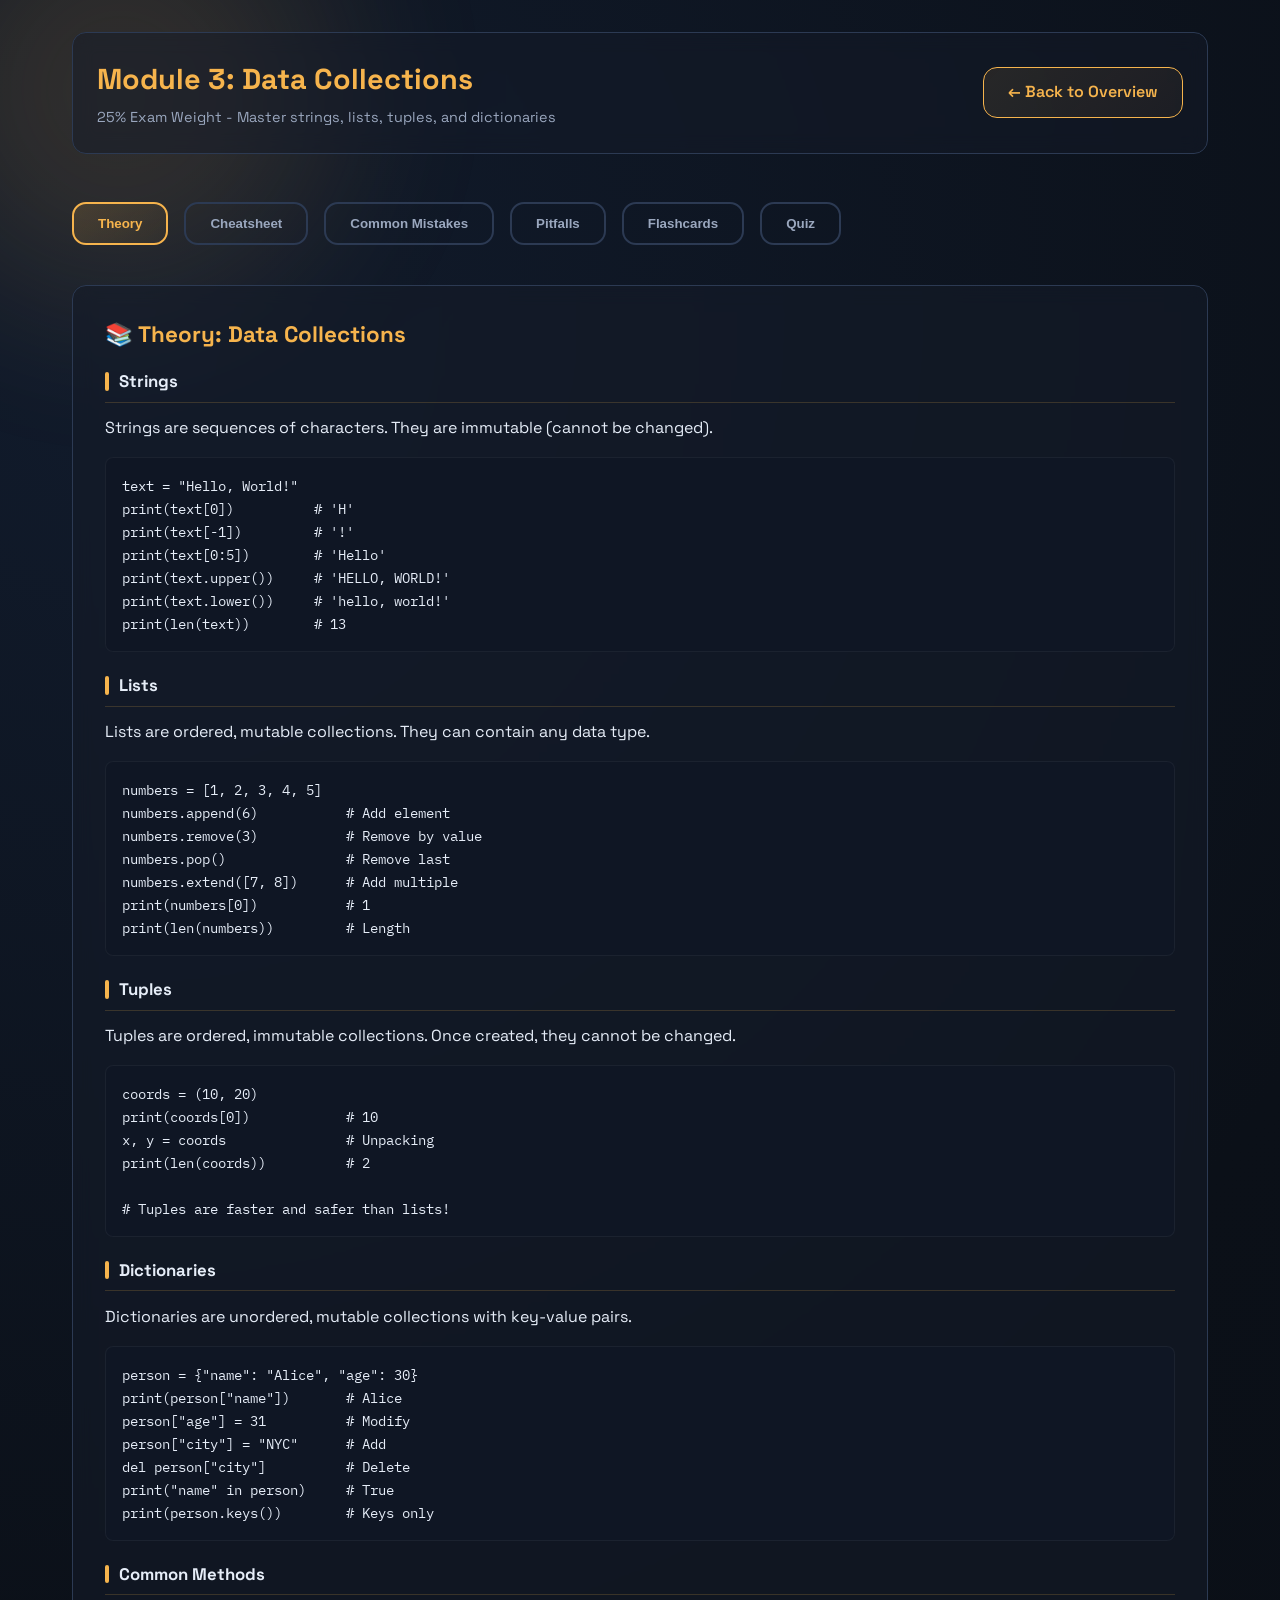
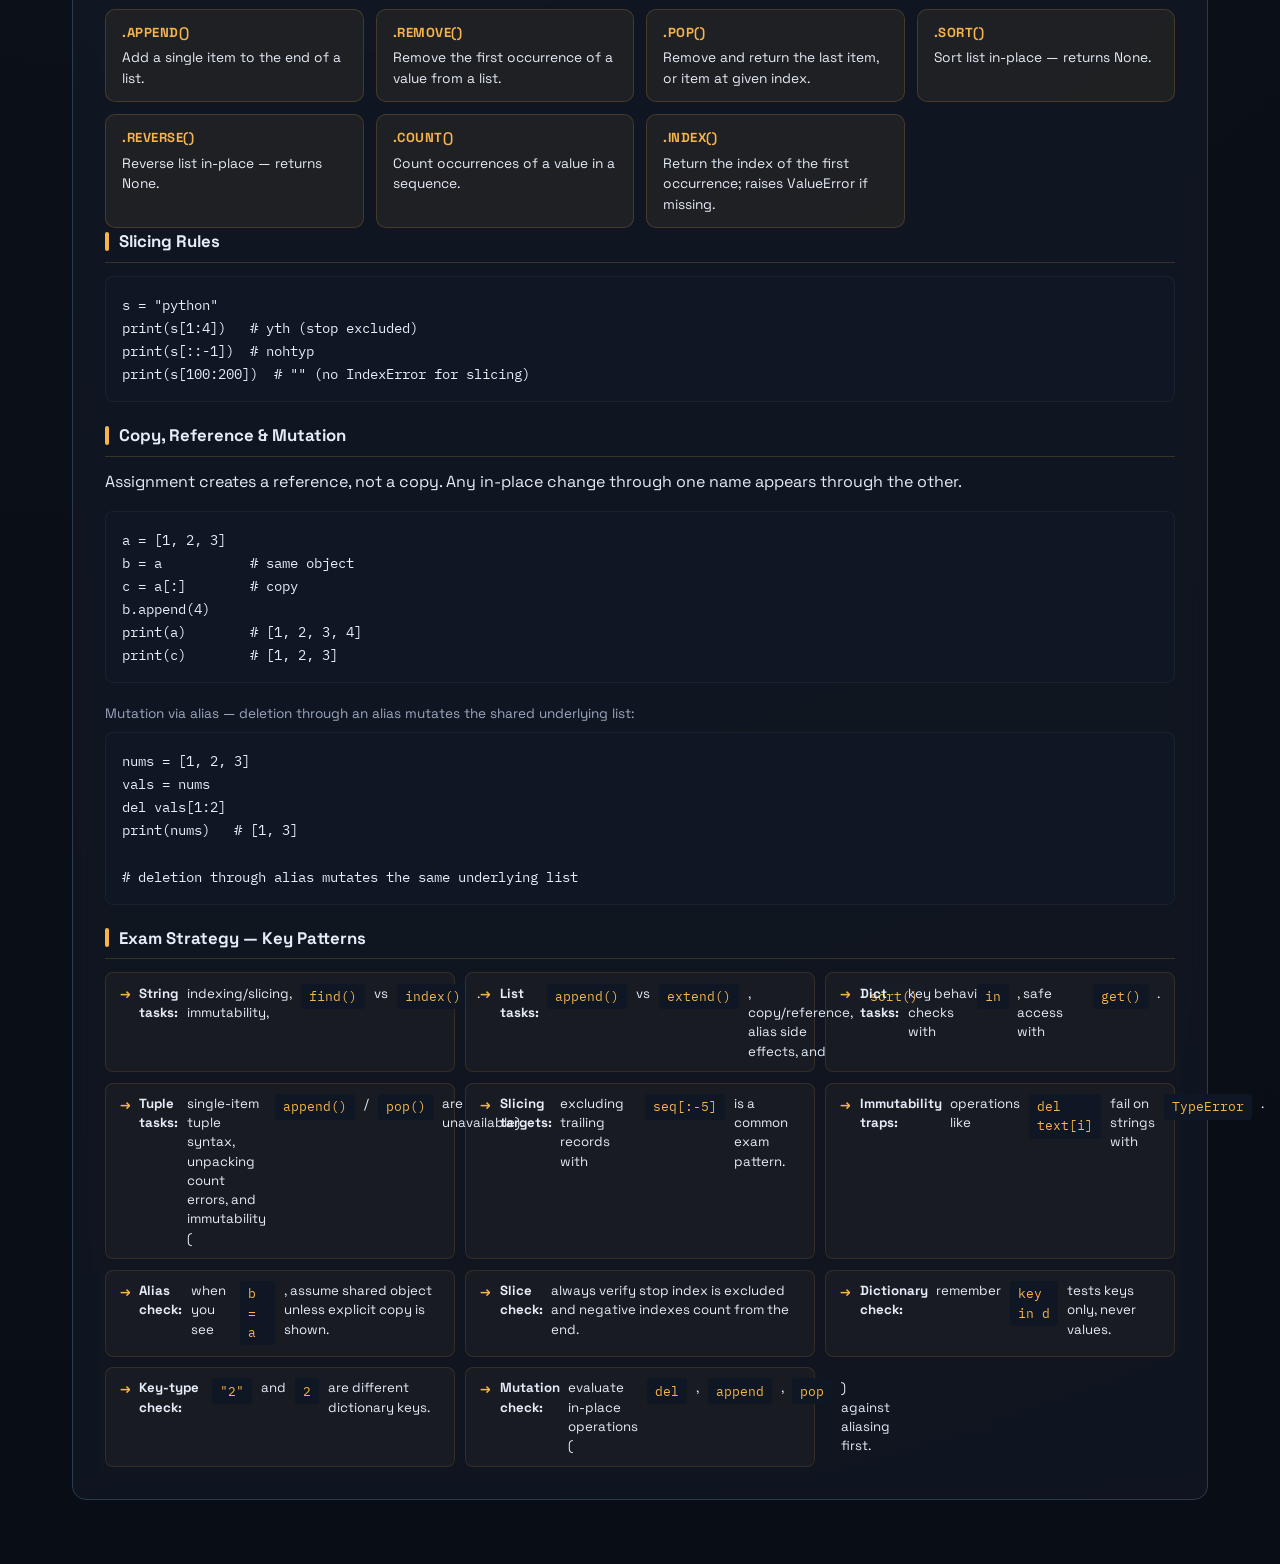
<file: module3.html>
<!DOCTYPE html>
<html lang="en">
<head>
<meta charset="UTF-8">
<meta name="viewport" content="width=device-width, initial-scale=1.0">
<title>Module 3 - PCEP-PREP-MEAL</title>
<link rel="preconnect" href="https://fonts.googleapis.com">
<link rel="preconnect" href="https://fonts.gstatic.com" crossorigin>
<link href="https://fonts.googleapis.com/css2?family=Space+Grotesk:wght@400;500;600;700&family=IBM+Plex+Mono:wght@400;500;600&display=swap" rel="stylesheet">
<link rel="stylesheet" href="styles.css">
<style>
  :root {
    --accent: var(--m3);
    --accent-rgb: 246, 180, 77;
  }

  .theory-section {
    opacity: 0;
    transform: translateY(16px);
    animation: sectionIn 0.5s ease forwards;
  }
  .theory-section:nth-child(1)  { animation-delay: 0.05s; }
  .theory-section:nth-child(2)  { animation-delay: 0.10s; }
  .theory-section:nth-child(3)  { animation-delay: 0.15s; }
  .theory-section:nth-child(4)  { animation-delay: 0.20s; }
  .theory-section:nth-child(5)  { animation-delay: 0.25s; }
  .theory-section:nth-child(6)  { animation-delay: 0.30s; }
  .theory-section:nth-child(7)  { animation-delay: 0.35s; }
  .theory-section:nth-child(8)  { animation-delay: 0.40s; }
  @keyframes sectionIn { to { opacity: 1; transform: translateY(0); } }

  .theory-section h3 {
    display: flex; align-items: center; gap: 0.6rem;
    font-size: 1.05rem; font-weight: 700; color: var(--text);
    margin: 0 0 0.85rem; padding-bottom: 0.45rem;
    border-bottom: 1px solid rgba(246,180,77,0.18);
  }
  .theory-section h3::before {
    content: ''; display: inline-block; width: 4px; height: 1.1em;
    border-radius: 2px; background: var(--accent); flex-shrink: 0;
  }

  .info-cards {
    display: grid; grid-template-columns: repeat(auto-fill, minmax(220px, 1fr));
    gap: 0.75rem; margin-top: 0.5rem;
  }
  .info-card {
    background: rgba(246,180,77,0.06); border: 1px solid rgba(246,180,77,0.18);
    border-radius: 10px; padding: 0.8rem 1rem; font-size: 0.86rem; line-height: 1.5;
    transition: background 0.2s, border-color 0.2s, transform 0.2s;
  }
  .info-card:hover { background: rgba(246,180,77,0.12); border-color: rgba(246,180,77,0.4); transform: translateY(-2px); }
  .info-card strong { color: var(--accent); display: block; margin-bottom: 0.3rem; font-size: 0.82rem; text-transform: uppercase; letter-spacing: 0.04em; }

  .exam-tips { display: grid; grid-template-columns: repeat(auto-fill, minmax(260px, 1fr)); gap: 0.65rem; margin-top: 0.5rem; }
  .exam-tip {
    display: flex; align-items: flex-start; gap: 0.55rem;
    background: rgba(246,180,77,0.04); border: 1px solid rgba(246,180,77,0.12);
    border-radius: 8px; padding: 0.65rem 0.85rem; font-size: 0.83rem; line-height: 1.45;
    transition: background 0.2s, border-color 0.2s;
  }
  .exam-tip:hover { background: rgba(246,180,77,0.09); border-color: rgba(246,180,77,0.3); }
  .exam-tip::before { content: '→'; color: var(--accent); font-weight: 700; flex-shrink: 0; margin-top: 0.05em; }
</style>
</head>
<body>
<div class="bg-canvas">
  <div class="orb one"></div>
</div>

<div class="container">
  <header>
    <div class="header-left">
      <h1>Module 3: Data Collections</h1>
      <p>25% Exam Weight - Master strings, lists, tuples, and dictionaries</p>
    </div>
    <a href="index.html" class="back-btn">← Back to Overview</a>
  </header>

  <div class="tabs">
    <button class="tab-btn active" onclick="switchTab(event, 'theory')">Theory</button>
    <button class="tab-btn" onclick="switchTab(event, 'cheatsheet')">Cheatsheet</button>
    <button class="tab-btn" onclick="switchTab(event, 'mistakes')">Common Mistakes</button>
    <button class="tab-btn" onclick="switchTab(event, 'pitfalls')">Pitfalls</button>
    <button class="tab-btn" onclick="switchTab(event, 'flashcards')">Flashcards</button>
    <button class="tab-btn" onclick="switchTab(event, 'quiz')">Quiz</button>
  </div>

  <div id="theory" class="tab-content active">
    <div class="content-box">
      <h2>📚 Theory: Data Collections</h2>

      <div class="theory-section">
        <h3>Strings</h3>
        <p>Strings are sequences of characters. They are immutable (cannot be changed).</p>
        <pre class="code-block"><code>text = "Hello, World!"
print(text[0])          # 'H'
print(text[-1])         # '!'
print(text[0:5])        # 'Hello'
print(text.upper())     # 'HELLO, WORLD!'
print(text.lower())     # 'hello, world!'
print(len(text))        # 13</code></pre>
      </div>

      <div class="theory-section">
        <h3>Lists</h3>
        <p>Lists are ordered, mutable collections. They can contain any data type.</p>
        <pre class="code-block"><code>numbers = [1, 2, 3, 4, 5]
numbers.append(6)           # Add element
numbers.remove(3)           # Remove by value
numbers.pop()               # Remove last
numbers.extend([7, 8])      # Add multiple
print(numbers[0])           # 1
print(len(numbers))         # Length</code></pre>
      </div>

      <div class="theory-section">
        <h3>Tuples</h3>
        <p>Tuples are ordered, immutable collections. Once created, they cannot be changed.</p>
        <pre class="code-block"><code>coords = (10, 20)
print(coords[0])            # 10
x, y = coords               # Unpacking
print(len(coords))          # 2

# Tuples are faster and safer than lists!</code></pre>
      </div>

      <div class="theory-section">
        <h3>Dictionaries</h3>
        <p>Dictionaries are unordered, mutable collections with key-value pairs.</p>
        <pre class="code-block"><code>person = {"name": "Alice", "age": 30}
print(person["name"])       # Alice
person["age"] = 31          # Modify
person["city"] = "NYC"      # Add
del person["city"]          # Delete
print("name" in person)     # True
print(person.keys())        # Keys only</code></pre>
      </div>

      <div class="theory-section">
        <h3>Common Methods</h3>
        <div class="info-cards">
          <div class="info-card"><strong>.append()</strong>Add a single item to the end of a list.</div>
          <div class="info-card"><strong>.remove()</strong>Remove the first occurrence of a value from a list.</div>
          <div class="info-card"><strong>.pop()</strong>Remove and return the last item, or item at given index.</div>
          <div class="info-card"><strong>.sort()</strong>Sort list in-place — returns None.</div>
          <div class="info-card"><strong>.reverse()</strong>Reverse list in-place — returns None.</div>
          <div class="info-card"><strong>.count()</strong>Count occurrences of a value in a sequence.</div>
          <div class="info-card"><strong>.index()</strong>Return the index of the first occurrence; raises ValueError if missing.</div>
        </div>
      </div>

      <div class="theory-section">
        <h3>Slicing Rules</h3>
        <pre class="code-block"><code>s = "python"
print(s[1:4])   # yth (stop excluded)
print(s[::-1])  # nohtyp
print(s[100:200])  # "" (no IndexError for slicing)</code></pre>
      </div>

      <div class="theory-section">
        <h3>Copy, Reference &amp; Mutation</h3>
        <p>Assignment creates a reference, not a copy. Any in-place change through one name appears through the other.</p>
        <pre class="code-block"><code>a = [1, 2, 3]
b = a           # same object
c = a[:]        # copy
b.append(4)
print(a)        # [1, 2, 3, 4]
print(c)        # [1, 2, 3]</code></pre>
        <p style="margin: 0.75rem 0 0.5rem; font-size: 0.85rem; color: var(--muted);">Mutation via alias — deletion through an alias mutates the shared underlying list:</p>
        <pre class="code-block"><code>nums = [1, 2, 3]
vals = nums
del vals[1:2]
print(nums)   # [1, 3]

# deletion through alias mutates the same underlying list</code></pre>
      </div>

      <div class="theory-section">
        <h3>Exam Strategy — Key Patterns</h3>
        <div class="exam-tips">
          <div class="exam-tip"><strong>String tasks:</strong> indexing/slicing, immutability, <code>find()</code> vs <code>index()</code>.</div>
          <div class="exam-tip"><strong>List tasks:</strong> <code>append()</code> vs <code>extend()</code>, copy/reference, alias side effects, and <code>sort()</code> behavior.</div>
          <div class="exam-tip"><strong>Dict tasks:</strong> key checks with <code>in</code>, safe access with <code>get()</code>.</div>
          <div class="exam-tip"><strong>Tuple tasks:</strong> single-item tuple syntax, unpacking count errors, and immutability (<code>append()</code>/<code>pop()</code> are unavailable).</div>
          <div class="exam-tip"><strong>Slicing targets:</strong> excluding trailing records with <code>seq[:-5]</code> is a common exam pattern.</div>
          <div class="exam-tip"><strong>Immutability traps:</strong> operations like <code>del text[i]</code> fail on strings with <code>TypeError</code>.</div>
          <div class="exam-tip"><strong>Alias check:</strong> when you see <code>b = a</code>, assume shared object unless explicit copy is shown.</div>
          <div class="exam-tip"><strong>Slice check:</strong> always verify stop index is excluded and negative indexes count from the end.</div>
          <div class="exam-tip"><strong>Dictionary check:</strong> remember <code>key in d</code> tests keys only, never values.</div>
          <div class="exam-tip"><strong>Key-type check:</strong> <code>"2"</code> and <code>2</code> are different dictionary keys.</div>
          <div class="exam-tip"><strong>Mutation check:</strong> evaluate in-place operations (<code>del</code>, <code>append</code>, <code>pop</code>) against aliasing first.</div>
        </div>
      </div>

    </div>
  </div>

  <div id="cheatsheet" class="tab-content">
    <div class="content-box">
      <h2>📋 Cheatsheet: Data Collections</h2>

      <h3>String Methods</h3>
      <pre class="code-block"><code>text = "Hello"
text.upper()            # HELLO
text.lower()            # hello
text.replace("l", "L")  # HeLLo
text.split()            # Split by space
"x".join(["a","b"])     # "axb"
text.find("l")          # 2
text.startswith("He")   # True</code></pre>

      <h3>List Operations</h3>
      <pre class="code-block"><code>lst = [1, 2, 3]
lst.append(4)           # [1,2,3,4]
lst.remove(2)           # [1,3,4]
lst.pop()               # [1,3], returns 4
lst.sort()              # Sort in-place
lst.reverse()           # Reverse
lst.insert(1, 2)        # Insert at index
lst.copy()              # Shallow copy</code></pre>

      <h3>List Slicing</h3>
      <pre class="code-block"><code>lst = [0, 1, 2, 3, 4]
lst[1:3]                # [1, 2]
lst[::2]                # [0, 2, 4]
lst[::-1]               # [4, 3, 2, 1, 0]
lst[1:]                 # [1, 2, 3, 4]
lst[:-1]                # [0, 1, 2, 3]
employees[:-5]          # all except last 5 entries</code></pre>

      <h3>Dictionaries</h3>
      <pre class="code-block"><code>d = {"a": 1, "b": 2}
d.get("a")              # 1
d.get("c", "default")   # "default"
d.keys()                # Keys
d.values()              # Values
d.items()               # Key-value pairs
d.update({"c": 3})      # Add/update
d.pop("a")              # Remove and return</code></pre>

      <h3>Tuple Operations</h3>
      <pre class="code-block"><code>t = (1, 2, 3)
t[0]                    # 1
x, y, z = t             # Unpacking
t.count(1)              # 1
t.index(2)              # 1
len(t)                  # 3
t + (4, 5)              # (1, 2, 3, 4, 5)</code></pre>

      <h3>Must-Know Comparison Snippets</h3>
      <pre class="code-block"><code>sorted([3, 1, 2])   # [1, 2, 3]  (new list)
lst = [3, 1, 2]
lst.sort()          # in place, returns None

"x" in {"x": 1}     # True  (checks keys)
"x" in {"a": "x"}   # False</code></pre>

      <h3>Tuple + Dict Edge Cases</h3>
      <pre class="code-block"><code>(1)       # int
(1,)      # tuple

d = {"a": 1}
d.get("b")      # None
# d["b"]        # KeyError

weekdays = ("Mon", "Tue")
# weekdays.append("Wed")  # AttributeError

d = {1: "One", 2: "Two"}
d[2] = "One"              # overwrite existing key
print("2" in d)           # False (string key not present)</code></pre>

      <h3>Raw Exam Snapshot: Shared Reference Mutation</h3>
      <pre class="code-block"><code>nums = [1, 2, 3]
vals = nums
del vals[1:2]
print(nums)   # [1, 3]</code></pre>

      <h3>Key-Type Safety Snippet</h3>
      <pre class="code-block"><code>d = {2: "two", "2": "two-string"}
print(2 in d)      # True
print("2" in d)    # True
print(d[2])        # "two"
print(d["2"])      # "two-string"</code></pre>

    </div>
  </div>

  <div id="mistakes" class="tab-content">
    <div class="content-box">
      <h2>⚠️ Common Mistakes in Data Collections</h2>

      <div class="mistake-box">
        <h3>Mistake 1: Forgetting Strings Are Immutable</h3>
        <p><strong>Wrong:</strong></p>
        <pre class="code-block"><code>text = "Hello"
text[0] = "J"  # TypeError!</code></pre>
        <p><strong>Correct:</strong></p>
        <pre class="code-block"><code>text = "Hello"
text = "J" + text[1:]  # Create new string</code></pre>
      </div>

      <div class="mistake-box">
        <h3>Mistake 2: Off-by-One Slicing</h3>
        <p><strong>Problem:</strong> The upper bound is exclusive!</p>
        <pre class="code-block"><code>lst = [0, 1, 2, 3, 4]
lst[1:3]  # [1, 2], NOT [1, 2, 3]!</code></pre>
        <p class="mistake-note">Remember: stop index is exclusive!</p>
      </div>

      <div class="mistake-box">
        <h3>Mistake 3: Modifying List While Iterating</h3>
        <p><strong>Wrong:</strong></p>
        <pre class="code-block"><code>lst = [1, 2, 3, 4]
for x in lst:
    lst.remove(x)  # Unpredictable!</code></pre>
        <p><strong>Correct:</strong></p>
        <pre class="code-block"><code>lst = [1, 2, 3, 4]
for x in lst[:]:      # Iterate over copy
    lst.remove(x)</code></pre>
      </div>

      <div class="mistake-box">
        <h3>Mistake 4: List Copy Issues</h3>
        <p><strong>Problem:</strong> = creates reference, not copy!</p>
        <pre class="code-block"><code>a = [1, 2, 3]
b = a
b.append(4)  # a = [1, 2, 3, 4] !</code></pre>
        <p><strong>Solution:</strong></p>
        <pre class="code-block"><code>a = [1, 2, 3]
b = a.copy()      # or list(a)
b.append(4)       # a unchanged</code></pre>
      </div>

      <div class="mistake-box">
        <h3>Mistake 5: Dictionary KeyError</h3>
        <p><strong>Wrong:</strong></p>
        <pre class="code-block"><code>d = {"a": 1}
print(d["b"])  # KeyError!</code></pre>
        <p><strong>Correct:</strong></p>
        <pre class="code-block"><code>d = {"a": 1}
print(d.get("b", "default"))  # "default"</code></pre>
      </div>

      <div class="mistake-box">
        <h3>Mistake 6: Confusing append() and extend()</h3>
        <p><strong>Wrong expectation:</strong></p>
        <pre class="code-block"><code>a = [1, 2]
a.append([3, 4])   # [1, 2, [3, 4]]</code></pre>
        <p><strong>Correct alternative:</strong></p>
        <pre class="code-block"><code>a = [1, 2]
a.extend([3, 4])   # [1, 2, 3, 4]</code></pre>
      </div>

      <div class="mistake-box">
        <h3>Mistake 7: Single-Element Tuple Without Comma</h3>
        <pre class="code-block"><code>x = (1)     # int
y = (1,)    # tuple</code></pre>
      </div>

      <div class="mistake-box">
        <h3>Mistake 8: Assuming Alias Variables Are Copies</h3>
        <pre class="code-block"><code>nums = [1, 2, 3]
vals = nums
vals.pop()
print(nums)   # [1, 2], not [1, 2, 3]</code></pre>
      </div>

      <div class="mistake-box">
        <h3>Mistake 9: Mixing Key Types in Dictionaries</h3>
        <p><strong>Trap:</strong> numeric and string keys are distinct.</p>
        <pre class="code-block"><code>d = {2: "A"}
print("2" in d)  # False
print(d.get("2"))  # None</code></pre>
      </div>
    </div>
  </div>

  <div id="pitfalls" class="tab-content">
  <div class="content-box">
  <h2>🚨 Critical Exam Pitfalls</h2>
  <p class="pitfall-intro">These are the most common traps that catch even experienced programmers in the PCEP exam. Master these to avoid losing easy points!</p>
  <div class="pitfalls-grid">
    <div class="pitfall-item">
      <div class="pitfall-title">
        <span class="pitfall-icon">🚨</span>
        <span>Strings are Immutable</span>
      </div>
      <div class="pitfall-wrong">
        ❌ Wrong: <code>s = 'hello'; s[0] = 'H'</code>
      </div>
      <div class="pitfall-right">
        ✓ Correct: <code>s = 'hello'; s = 'H' + s[1:] OR s = s.replace('h', 'H')</code>
      </div>
      <div class="pitfall-explanation">
        Strings cannot be modified in place. You must create a new string. Lists ARE mutable and can be modified with index assignment.
      </div>
    </div>
    <div class="pitfall-item">
      <div class="pitfall-title">
        <span class="pitfall-icon">🚨</span>
        <span>List Assignment Creates Reference</span>
      </div>
      <div class="pitfall-wrong">
        ❌ Wrong: <code>b = a creates a new list</code>
      </div>
      <div class="pitfall-right">
        ✓ Correct: <code>b = a shares the same object</code>
      </div>
      <div class="pitfall-explanation">
        Assignment doesn't copy the list, it creates another reference to the same object. Modifying <code>b</code> also modifies <code>a</code>.
      </div>
    </div>
    <div class="pitfall-item">
      <div class="pitfall-title">
        <span class="pitfall-icon">🚨</span>
        <span>Copying Lists Requires Special Syntax</span>
      </div>
      <div class="pitfall-wrong">
        ❌ Wrong: <code>b = a copies the list</code>
      </div>
      <div class="pitfall-right">
        ✓ Correct: <code>b = a[:] OR b = a.copy() OR b = list(a)</code>
      </div>
      <div class="pitfall-explanation">
        To create an independent copy, use slicing <code>a[:]</code>, <code>.copy()</code>, or the <code>list()</code> constructor.
      </div>
    </div>
    <div class="pitfall-item">
      <div class="pitfall-title">
        <span class="pitfall-icon">🚨</span>
        <span>sort() Returns None</span>
      </div>
      <div class="pitfall-wrong">
        ❌ Wrong: <code>b = a.sort()</code>
      </div>
      <div class="pitfall-right">
        ✓ Correct: <code>a.sort() OR b = sorted(a)</code>
      </div>
      <div class="pitfall-explanation">
        The <code>.sort()</code> method sorts in-place and returns <code>None</code>. Use <code>sorted()</code> if you need a new sorted list.
      </div>
    </div>
    <div class="pitfall-item">
      <div class="pitfall-title">
        <span class="pitfall-icon">🚨</span>
        <span>append() vs extend()</span>
      </div>
      <div class="pitfall-wrong">
        ❌ Wrong: <code>a.append([1,2]) adds items 1 and 2</code>
      </div>
      <div class="pitfall-right">
        ✓ Correct: <code>a.append([1,2]) adds the list [1,2] as single item; a.extend([1,2]) adds items</code>
      </div>
      <div class="pitfall-explanation">
        <code>append()</code> adds the argument as a single item. <code>extend()</code> adds each item from the iterable separately.
      </div>
    </div>
    <div class="pitfall-item">
      <div class="pitfall-title">
        <span class="pitfall-icon">🚨</span>
        <span>Single Element Tuple Syntax</span>
      </div>
      <div class="pitfall-wrong">
        ❌ Wrong: <code>t = (1) creates a tuple</code>
      </div>
      <div class="pitfall-right">
        ✓ Correct: <code>t = (1,) creates a tuple; (1) is just int</code>
      </div>
      <div class="pitfall-explanation">
        A single value in parentheses is just that value. You MUST use a trailing comma to create a single-element tuple: <code>(1,)</code>
      </div>
    </div>
    <div class="pitfall-item">
      <div class="pitfall-title">
        <span class="pitfall-icon">🚨</span>
        <span>Dictionary in Checks Keys</span>
      </div>
      <div class="pitfall-wrong">
        ❌ Wrong: <code>'value' in d checks if 'value' is a value</code>
      </div>
      <div class="pitfall-right">
        ✓ Correct: <code>'value' in d checks if 'value' is a key</code>
      </div>
      <div class="pitfall-explanation">
        The <code>in</code> operator for dictionaries checks keys only, not values. Use <code>'value' in d.values()</code> to check values.
      </div>
    </div>
    <div class="pitfall-item">
      <div class="pitfall-title">
        <span class="pitfall-icon">🚨</span>
        <span>find() vs index()</span>
      </div>
      <div class="pitfall-wrong">
        ❌ Wrong: <code>s.index('x') returns -1 if not found</code>
      </div>
      <div class="pitfall-right">
        ✓ Correct: <code>s.find('x') returns -1; s.index('x') raises ValueError</code>
      </div>
      <div class="pitfall-explanation">
        <code>find()</code> returns -1 if substring not found. <code>index()</code> raises a <code>ValueError</code>. Choose based on your error handling needs.
      </div>
    </div>
    <div class="pitfall-item">
      <div class="pitfall-title">
        <span class="pitfall-icon">🚨</span>
        <span>String Slicing Never Errors</span>
      </div>
      <div class="pitfall-wrong">
        ❌ Wrong: <code>s[100:200] raises IndexError</code>
      </div>
      <div class="pitfall-right">
        ✓ Correct: <code>s[100:200] returns empty string if out of bounds</code>
      </div>
      <div class="pitfall-explanation">
        String slicing (and list slicing) is forgiving - out-of-bounds indices don't raise errors, they just return a shorter slice or empty result.
      </div>
    </div>
    <div class="pitfall-item">
      <div class="pitfall-title">
        <span class="pitfall-icon">🚨</span>
        <span>List Multiplication with Nested Objects</span>
      </div>
      <div class="pitfall-wrong">
        ❌ Wrong: <code>[[0]*3]*3 creates 3 independent rows</code>
      </div>
      <div class="pitfall-right">
        ✓ Correct: <code>[[0]*3]*3 shares the same inner list</code>
      </div>
      <div class="pitfall-explanation">
        Multiplying a list doesn't create independent copies. All rows reference the same inner list. Use a list comprehension instead: <code>[[0]*3 for _ in range(3)]</code>
      </div>
    </div>
    <div class="pitfall-item">
      <div class="pitfall-title">
        <span class="pitfall-icon">🚨</span>
        <span>Modifying Dict While Iterating</span>
      </div>
      <div class="pitfall-wrong">
        ❌ Wrong: <code>for k in d: d[k] = v works fine</code>
      </div>
      <div class="pitfall-right">
        ✓ Correct: <code>for k in d: d[k] = v raises RuntimeError</code>
      </div>
      <div class="pitfall-explanation">
        You cannot add or remove keys from a dictionary while iterating over it. Iterate over a copy: <code>for k in list(d):</code> or <code>for k in d.keys():</code>
      </div>
    </div>
    <div class="pitfall-item">
      <div class="pitfall-title">
        <span class="pitfall-icon">🚨</span>
        <span>Dict get() vs Bracket Notation</span>
      </div>
      <div class="pitfall-wrong">
        ❌ Wrong: <code>d['key'] returns None if missing</code>
      </div>
      <div class="pitfall-right">
        ✓ Correct: <code>d.get('key') returns None; d['key'] raises KeyError</code>
      </div>
      <div class="pitfall-explanation">
        <code>dict.get(key)</code> safely returns None for missing keys. Bracket notation <code>d[key]</code> raises KeyError. Use <code>get()</code> for safe access.
      </div>
    </div>
    <div class="pitfall-item">
      <div class="pitfall-title">
        <span class="pitfall-icon">🚨</span>
        <span>Tuple Can Contain Mutable Elements</span>
      </div>
      <div class="pitfall-wrong">
        ❌ Wrong: <code>Nothing inside a tuple can change</code>
      </div>
      <div class="pitfall-right">
        ✓ Correct: <code>(1, 2, [3, 4]) allows list mutation</code>
      </div>
      <div class="pitfall-explanation">
        Tuples are immutable containers, but mutable objects inside them can still be modified.
      </div>
    </div>
    <div class="pitfall-item">
      <div class="pitfall-title">
        <span class="pitfall-icon">🚨</span>
        <span>Aliasing After Assignment</span>
      </div>
      <div class="pitfall-wrong">
        ❌ Wrong: <code>vals = nums creates a separate list</code>
      </div>
      <div class="pitfall-right">
        ✓ Correct: <code>vals = nums creates a second reference to same list</code>
      </div>
      <div class="pitfall-explanation">
        Raw exam tasks often hide this in short snippets. Any in-place change through one name appears through the other name too.
      </div>
    </div>
    <div class="pitfall-item">
      <div class="pitfall-title">
        <span class="pitfall-icon">🚨</span>
        <span>Dictionary Key Type Mismatch</span>
      </div>
      <div class="pitfall-wrong">
        ❌ Wrong: <code>"2" and 2 are the same dictionary key</code>
      </div>
      <div class="pitfall-right">
        ✓ Correct: <code>"2" and 2 are distinct keys in the same dict</code>
      </div>
      <div class="pitfall-explanation">
        Dictionary keys are compared by value and type. Integer 2 and string "2" hash differently and coexist in the same dictionary.
      </div>
    </div>
  </div>
  </div>

  <div id="flashcards" class="tab-content">
    <div class="flashcard-controls">
      <span class="fc-mode-badge" id="fc-mode-badge">All Cards</span>
      <span class="fc-counter" id="fc-counter"></span>
      <div class="flashcard-controls-right">
        <button class="fc-btn" id="fc-shuffle-btn" onclick="shuffleFlashcards()">⇄ Shuffle</button>
        <button class="fc-btn" id="fc-review-btn" onclick="reviewMissed()" style="display:none">⚑ Review Missed</button>
        <button class="fc-btn" onclick="resetFlashcards()">↺ Reset</button>
      </div>
    </div>
    <div id="flashcard-container"></div>
  </div>

  <div id="quiz" class="tab-content">
    <div class="quiz-progress-bar">
      <span class="quiz-progress-text" id="quiz-progress-text">0 of 0 answered</span>
      <div class="quiz-progress-track">
        <div class="quiz-progress-fill" id="quiz-progress-fill"></div>
      </div>
      <span class="quiz-score-badge" id="quiz-score-badge">Score: 0/0</span>
    </div>
    <div id="quiz-container"></div>
    <button onclick="resetQuiz()" class="quiz-reset-btn">↺ Reset Quiz</button>
  </div>
</div>

<script>
const flashcardsData = [
  {"q":"Main difference between lists and tuples?", "a":"Lists are mutable, tuples are immutable."},
  {"q":"How do you copy a list safely?", "a":"Use a.copy(), list(a), or slicing a[:] to create a new list."},
  {"q":"What does s[1:4] include?", "a":"Indexes 1, 2, 3. Stop index is excluded."},
  {"q":"What does s[::-1] do?", "a":"Returns the reversed sequence."},
  {"q":"append() vs extend() in one sentence?", "a":"append adds one item; extend adds each item from an iterable."},
  {"q":"What does list.sort() return?", "a":"None. It sorts the list in place."},
  {"q":"How does sorted(list_obj) differ from sort()?", "a":"sorted returns a new list; sort mutates existing list."},
  {"q":"What does dict.get('x') return if key is missing?", "a":"None by default (or the provided default value)."},
  {"q":"What does 'key in d' test in dictionaries?", "a":"Keys only, not values."},
  {"q":"How is a single-element tuple written?", "a":"With a trailing comma, e.g. (1,)."},
  {"q":"Can tuple contents ever be mutable?", "a":"Yes, a tuple can contain mutable objects like lists."},
  {"q":"find() vs index() when substring is missing?", "a":"find returns -1, index raises ValueError."},
  {"q":"What does vals = nums imply?", "a":"Both names reference the same list object until you copy."},
  {"q":"What does del vals[1:2] affect when vals = nums?", "a":"It mutates the shared list, so nums also changes."},
  {"q":"What error occurs with tuple.append(...)?", "a":"AttributeError, because tuples are immutable and provide no append method."},
  {"q":"What does key in dict check?", "a":"Dictionary keys only, not dictionary values."}
];
const quizData = [
  {"q":"Which type is immutable?", "options":["list", "dict", "tuple", "set"], "correct":2, "explanation":"Tuple is immutable; list/dict/set are mutable."},
  {"q":"What is the result of [0,1,2,3,4][1:4] ?", "options":["[1,2,3]", "[1,2,3,4]", "[0,1,2,3]", "[2,3,4]"], "correct":0, "explanation":"Slice stop is excluded."},
  {"q":"What happens after a=[1,2]; b=a; b.append(3)?", "options":["a is [1,2]", "a is [1,2,3]", "TypeError", "b only changes"], "correct":1, "explanation":"b references the same list object as a."},
  {"q":"Which call safely handles missing dictionary keys?", "options":["d['x']", "d.fetch('x')", "d.get('x', 0)", "d.value('x')"], "correct":2, "explanation":"get returns default instead of raising KeyError."},
  {"q":"What is 'hello'[1:4] ?", "options":["'ell'", "'ello'", "'lo'", "IndexError"], "correct":0, "explanation":"Indexes 1..3 produce 'ell'."},
  {"q":"How do you check whether key 'age' exists in dict d?", "options":["'age' in d.values()", "'age' in d", "d.has('age')", "d['age'] != None"], "correct":1, "explanation":"in on dict checks keys."},
  {"q":"What does pop() return for a list?", "options":["None always", "Removed item", "Index of removed item", "Whole list"], "correct":1, "explanation":"pop removes and returns an element."},
  {"q":"Which creates an independent copy of list a?", "options":["b = a", "b = a.copy()", "b = a.ref()", "b = a.alias()"], "correct":1, "explanation":"copy() creates a shallow independent list copy."},
  {"q":"What is true about a.sort()?", "options":["Returns sorted list", "Returns None", "Creates tuple", "Raises TypeError"], "correct":1, "explanation":"sort() mutates list and returns None."},
  {"q":"What is type((1)) ?", "options":["tuple", "list", "int", "set"], "correct":2, "explanation":"(1) is int; (1,) is tuple."},
  {"q":"What does 'x' in {'x': 1, 'y': 2} evaluate to?", "options":["False", "True", "KeyError", "None"], "correct":1, "explanation":"Membership checks keys."},
  {"q":"What happens with 'abc'.index('z') ?", "options":["Returns -1", "Returns 0", "Raises ValueError", "Returns None"], "correct":2, "explanation":"index raises ValueError if substring is missing."},
  {"q":"Given nums=[1,2,3]; vals=nums; del vals[1:2], what is nums?", "options":["[1, 2, 3]", "[1, 3]", "[2, 3]", "KeyError"], "correct":1, "explanation":"vals aliases nums, so deletion affects nums too."},
  {"q":"Which statement is true?", "options":["Slice stop index is inclusive", "dict membership checks values first", "my_list[:] makes a shallow copy", "s[100:200] always raises IndexError"], "correct":2, "explanation":"Full slice creates a shallow copy; the other statements are false."},
  {"q":"What happens here? weekdays=('Mon','Tue'); weekdays.append('Wed')", "options":["Works and adds Wed", "Returns None", "AttributeError", "TypeError"], "correct":2, "explanation":"Tuples are immutable and do not provide append()."},
  {"q":"What is printed? d={1:'One',2:'Two'}; d[2]='One'; print(d)", "options":["{1: 'One', 2: 'Two'}", "{1: 'One', 2: 'One'}", "{1: 'One', 1: 'One'}", "KeyError"], "correct":1, "explanation":"Assigning an existing key overwrites its value."}
];

let quizAnswered = {};
let missedCards = new Set();
let shuffledOrder = [];
let reviewMode = false;

function switchTab(evt, tabName) {
  document.querySelectorAll('.tab-content').forEach(el => el.classList.remove('active'));
  document.querySelectorAll('.tab-btn').forEach(el => el.classList.remove('active'));
  document.getElementById(tabName).classList.add('active');
  if (evt && evt.target) evt.target.classList.add('active');
  if (tabName === 'flashcards') initFlashcards();
  if (tabName === 'quiz') initQuiz();
}

function renderFlashcards(order) {
  const container = document.getElementById('flashcard-container');
  container.innerHTML = '';
  if (order.length === 0) {
    container.innerHTML = '<div class="fc-empty-state"><span>🎉</span>No missed cards — great job! Reset to start over.</div>';
    updateFcCounter(order);
    return;
  }
  order.forEach((dataIdx, displayPos) => {
    const card = flashcardsData[dataIdx];
    const div = document.createElement('div');
    div.className = 'flashcard' + (missedCards.has(dataIdx) ? ' marked-wrong' : '');
    div.dataset.flipped = 'false';
    div.dataset.dataIdx = dataIdx;
    div.innerHTML = `
      <div class="flashcard-content">
        <div class="flashcard-label">Question ${displayPos + 1} of ${order.length}</div>
        <div class="flashcard-text">${card.q}</div>
        <div class="flashcard-self-check">
          <button class="self-check-btn knew" onclick="markCard(${dataIdx}, false, event)">✓ Got it</button>
          <button class="self-check-btn missed" onclick="markCard(${dataIdx}, true, event)">✗ Missed</button>
        </div>
      </div>
    `;
    div.addEventListener('click', function(e) {
      if (e.target.closest('.self-check-btn')) return;
      const flipped = this.dataset.flipped === 'true';
      this.dataset.flipped = String(!flipped);
      this.classList.toggle('flipped');
      const content = this.querySelector('.flashcard-content');
      const pos = displayPos + 1;
      const total = order.length;
      if (!flipped) {
        content.innerHTML = `
          <div class="flashcard-label">Answer ${pos} of ${total}</div>
          <div class="flashcard-text">${card.a}</div>
          <div class="flashcard-self-check">
            <button class="self-check-btn knew" onclick="markCard(${dataIdx}, false, event)">✓ Got it</button>
            <button class="self-check-btn missed" onclick="markCard(${dataIdx}, true, event)">✗ Missed</button>
          </div>
        `;
      } else {
        content.innerHTML = `
          <div class="flashcard-label">Question ${pos} of ${total}</div>
          <div class="flashcard-text">${card.q}</div>
          <div class="flashcard-self-check">
            <button class="self-check-btn knew" onclick="markCard(${dataIdx}, false, event)">✓ Got it</button>
            <button class="self-check-btn missed" onclick="markCard(${dataIdx}, true, event)">✗ Missed</button>
          </div>
        `;
      }
    });
    container.appendChild(div);
  });
  updateFcCounter(order);
}

function markCard(dataIdx, missed, event) {
  event.stopPropagation();
  if (missed) missedCards.add(dataIdx);
  else missedCards.delete(dataIdx);
  const card = document.querySelector(`.flashcard[data-data-idx="${dataIdx}"]`);
  if (card) card.classList.toggle('marked-wrong', missed);
  updateFcCounter(shuffledOrder);
  document.getElementById('fc-review-btn').style.display = missedCards.size > 0 ? 'inline-flex' : 'none';
}

function updateFcCounter(order) {
  const counter = document.getElementById('fc-counter');
  const badge = document.getElementById('fc-mode-badge');
  if (reviewMode) {
    counter.textContent = `${order.length} missed card${order.length !== 1 ? 's' : ''}`;
    badge.textContent = 'Review Mode';
    badge.className = 'fc-mode-badge review';
  } else {
    counter.textContent = `${flashcardsData.length} cards · ${missedCards.size} marked missed`;
    badge.textContent = 'All Cards';
    badge.className = 'fc-mode-badge';
  }
}

function initFlashcards() {
  if (shuffledOrder.length === 0) shuffledOrder = flashcardsData.map((_, i) => i);
  if (document.getElementById('flashcard-container').children.length > 0) return;
  renderFlashcards(shuffledOrder);
}

function shuffleFlashcards() {
  const base = reviewMode ? [...missedCards] : flashcardsData.map((_, i) => i);
  for (let i = base.length - 1; i > 0; i--) {
    const j = Math.floor(Math.random() * (i + 1));
    [base[i], base[j]] = [base[j], base[i]];
  }
  shuffledOrder = base;
  renderFlashcards(shuffledOrder);
}

function reviewMissed() {
  if (missedCards.size === 0) return;
  reviewMode = true;
  shuffledOrder = [...missedCards];
  renderFlashcards(shuffledOrder);
  document.getElementById('fc-review-btn').classList.add('active');
}

function resetFlashcards() {
  reviewMode = false;
  missedCards.clear();
  shuffledOrder = flashcardsData.map((_, i) => i);
  document.getElementById('fc-review-btn').style.display = 'none';
  document.getElementById('fc-review-btn').classList.remove('active');
  renderFlashcards(shuffledOrder);
}

function updateQuizProgress() {
  const answered = Object.keys(quizAnswered).length;
  const total = quizData.length;
  const pct = total > 0 ? (answered / total) * 100 : 0;
  document.getElementById('quiz-progress-text').textContent = `${answered} of ${total} answered`;
  document.getElementById('quiz-progress-fill').style.width = pct + '%';
  let correct = 0;
  for (let i = 0; i < total; i++) {
    if (quizAnswered[i] !== undefined && quizAnswered[i] === quizData[i].correct) correct++;
  }
  document.getElementById('quiz-score-badge').textContent = `Score: ${correct}/${total}`;
}

function initQuiz() {
  const container = document.getElementById('quiz-container');
  if (container.children.length > 0) return;
  quizData.forEach((q, qIdx) => {
    const div = document.createElement('div');
    div.className = 'quiz-question';
    div.innerHTML = `<h3>Question ${qIdx + 1} of ${quizData.length}: ${q.q}</h3>`;
    q.options.forEach((opt, oIdx) => {
      const label = document.createElement('label');
      label.className = 'quiz-option';
      label.innerHTML = `<input type="radio" name="q${qIdx}" value="${oIdx}" onchange="answerQuestion(${qIdx}, ${oIdx})"><span>${opt}</span>`;
      div.appendChild(label);
    });
    const explanation = document.createElement('div');
    explanation.id = `exp-${qIdx}`;
    explanation.className = 'explanation';
    explanation.style.display = 'none';
    div.appendChild(explanation);
    container.appendChild(div);
  });
  updateQuizProgress();
}

function answerQuestion(qIdx, selected) {
  quizAnswered[qIdx] = selected;
  const correct = quizData[qIdx].correct;
  const isCorrect = selected === correct;
  document.querySelectorAll(`input[name="q${qIdx}"]`).forEach((opt, idx) => {
    opt.disabled = true;
    const label = opt.parentElement;
    label.classList.remove('correct', 'incorrect');
    if (idx === correct) label.classList.add('correct');
    else if (idx === selected && !isCorrect) label.classList.add('incorrect');
  });
  const exp = document.getElementById(`exp-${qIdx}`);
  exp.style.display = 'block';
  exp.className = `explanation ${isCorrect ? 'success' : 'error'}`;
  exp.textContent = quizData[qIdx].explanation;
  updateQuizProgress();
}

function resetQuiz() {
  quizAnswered = {};
  document.getElementById('quiz-container').innerHTML = '';
  updateQuizProgress();
  initQuiz();
}

document.addEventListener('DOMContentLoaded', function() {
  initFlashcards();
  initQuiz();
});
</script>
</body>
</html>
</file>
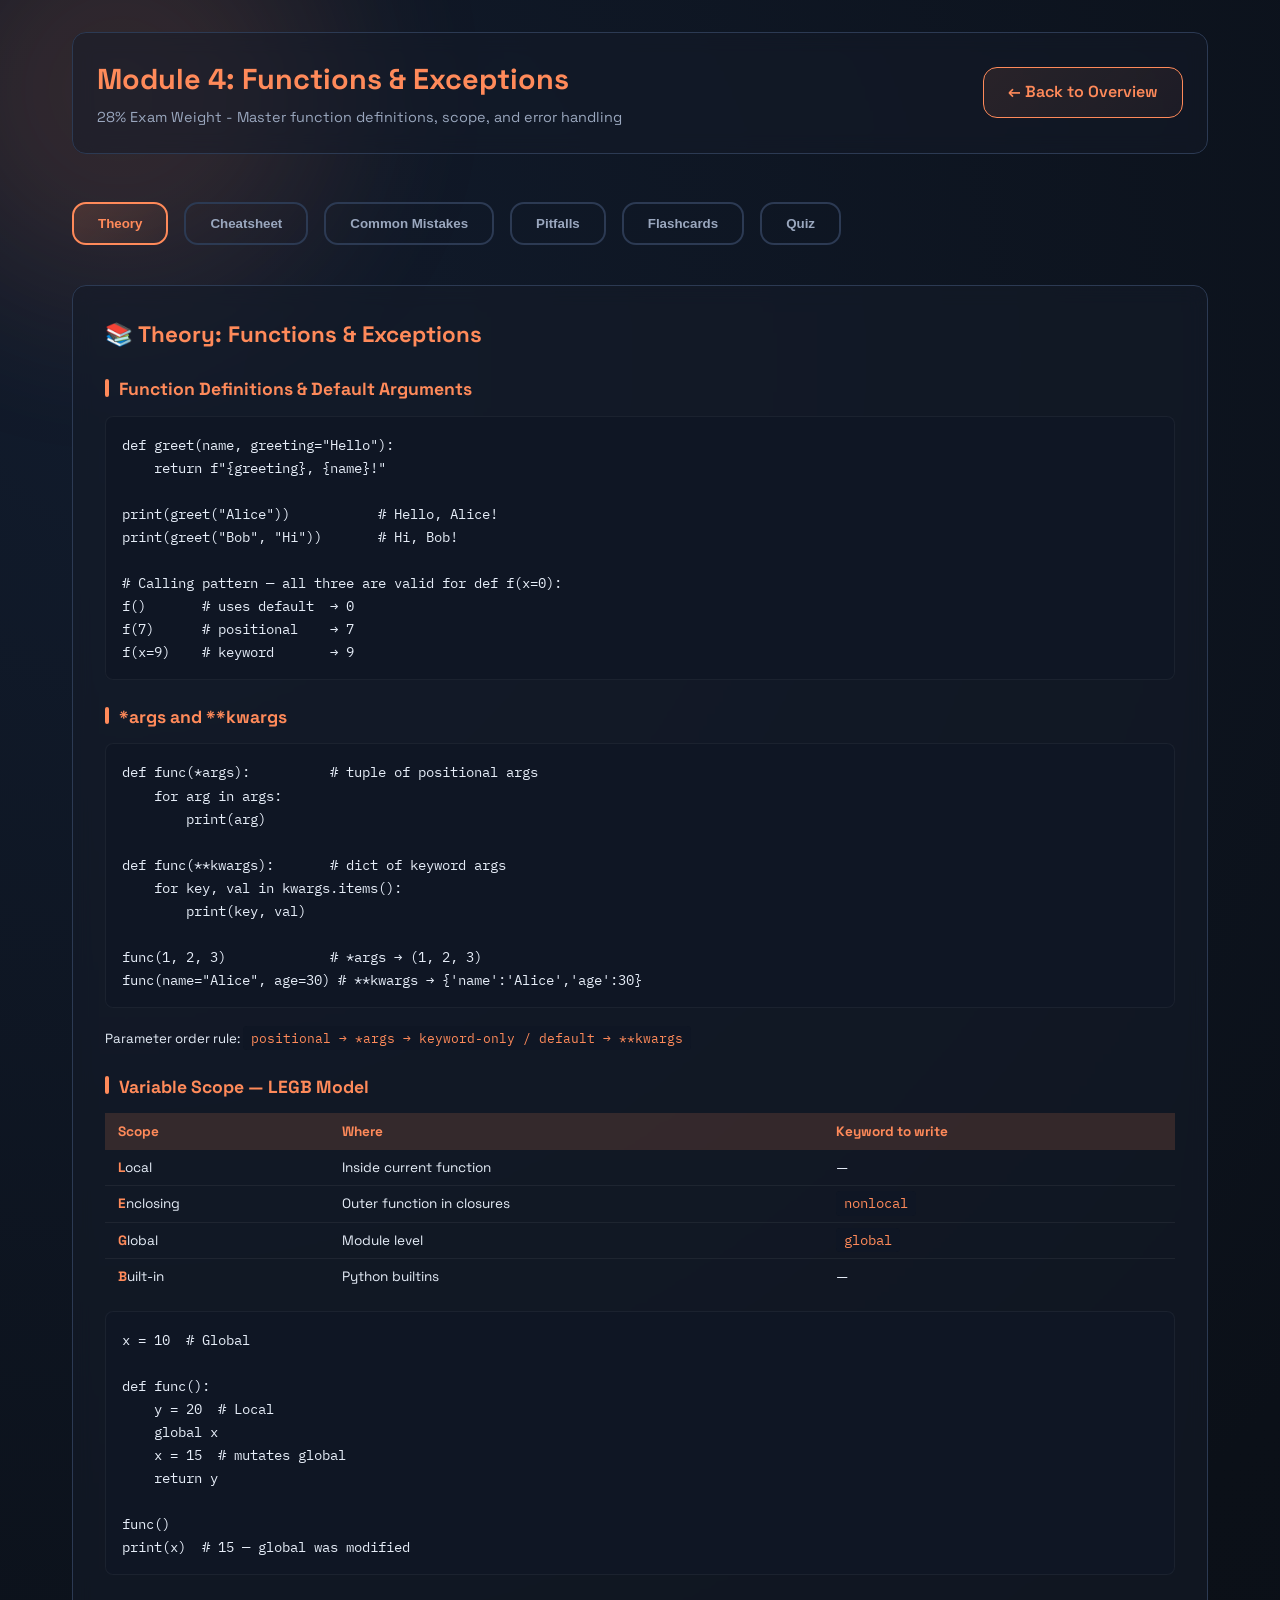
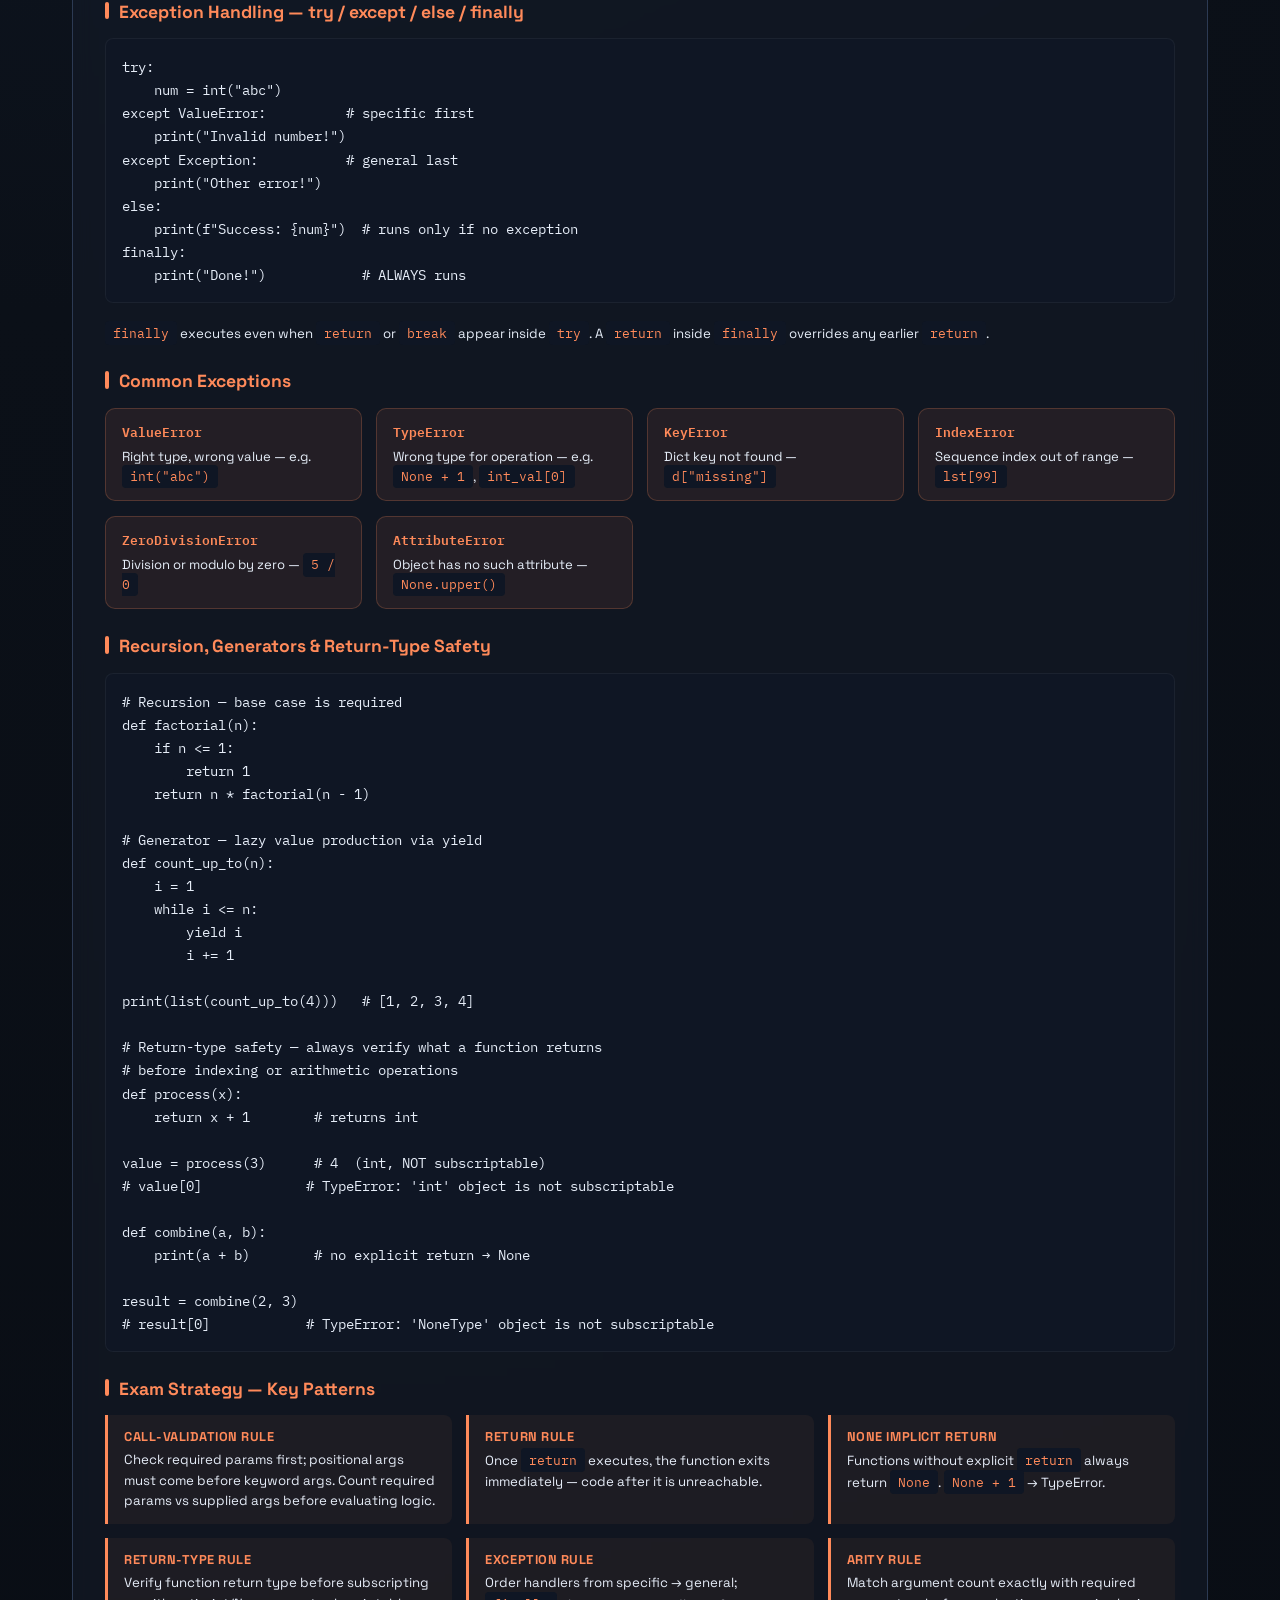
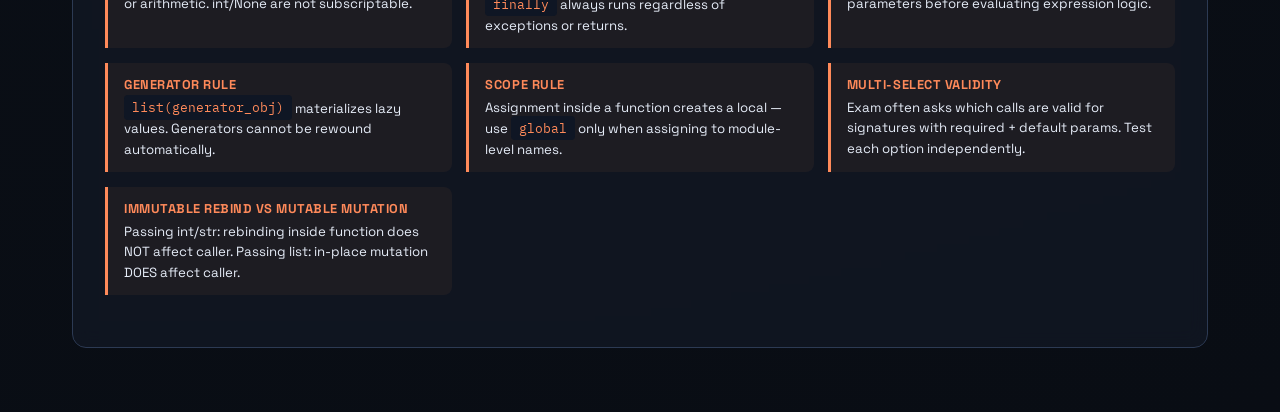
<file: module4.html>
<!DOCTYPE html>
<html lang="en">
<head>
<meta charset="UTF-8">
<meta name="viewport" content="width=device-width, initial-scale=1.0">
<title>Module 4 - PCEP-PREP-MEAL</title>
<link rel="preconnect" href="https://fonts.googleapis.com">
<link rel="preconnect" href="https://fonts.gstatic.com" crossorigin>
<link href="https://fonts.googleapis.com/css2?family=Space+Grotesk:wght@400;500;600;700&family=IBM+Plex+Mono:wght@400;500;600&display=swap" rel="stylesheet">
<link rel="stylesheet" href="styles.css">
  <style>
    :root {
      --accent:     var(--m4);
      --accent-rgb: 255, 138, 90;
    }

    /* ── Theory tab animations ── */
    @keyframes sectionIn {
      from { opacity: 0; transform: translateY(18px); }
      to   { opacity: 1; transform: translateY(0); }
    }
    .theory-section {
      animation: sectionIn .45s ease both;
    }
    .theory-section:nth-child(1)  { animation-delay: .05s }
    .theory-section:nth-child(2)  { animation-delay: .10s }
    .theory-section:nth-child(3)  { animation-delay: .15s }
    .theory-section:nth-child(4)  { animation-delay: .20s }
    .theory-section:nth-child(5)  { animation-delay: .25s }
    .theory-section:nth-child(6)  { animation-delay: .30s }
    .theory-section:nth-child(7)  { animation-delay: .35s }
    .theory-section:nth-child(8)  { animation-delay: .40s }
    .theory-section h3 {
      position: relative;
      padding-left: .9rem;
      color: var(--accent);
    }
    .theory-section h3::before {
      content: '';
      position: absolute;
      left: 0; top: .15em;
      width: 4px; height: 1em;
      background: var(--accent);
      border-radius: 2px;
    }

    /* ── Info cards grid ── */
    .info-cards {
      display: grid;
      grid-template-columns: repeat(auto-fill, minmax(220px, 1fr));
      gap: .9rem;
      margin: .6rem 0 1.2rem;
    }
    .info-card {
      background: rgba(var(--accent-rgb), .08);
      border: 1px solid rgba(var(--accent-rgb), .22);
      border-radius: 10px;
      padding: .85rem 1rem;
      transition: transform .18s, box-shadow .18s;
    }
    .info-card:hover {
      transform: translateY(-2px);
      box-shadow: 0 6px 20px rgba(var(--accent-rgb), .18);
    }
    .info-card-title {
      font-family: 'IBM Plex Mono', monospace;
      font-weight: 600;
      font-size: .82rem;
      color: var(--accent);
      margin-bottom: .3rem;
    }
    .info-card-body {
      font-size: .82rem;
      color: var(--text-secondary);
      line-height: 1.5;
    }

    /* ── Exam tips grid ── */
    .exam-tips {
      display: grid;
      grid-template-columns: repeat(auto-fill, minmax(260px, 1fr));
      gap: .9rem;
      margin: .6rem 0 1.2rem;
    }
    .exam-tip {
      background: rgba(var(--accent-rgb), .06);
      border-left: 3px solid var(--accent);
      border-radius: 0 8px 8px 0;
      padding: .75rem 1rem;
      font-size: .83rem;
      color: var(--text-secondary);
      line-height: 1.55;
    }
    .exam-tip strong {
      display: block;
      color: var(--accent);
      margin-bottom: .2rem;
      font-size: .8rem;
      text-transform: uppercase;
      letter-spacing: .04em;
    }

    /* ── LEGB table ── */
    .legb-table { width: 100%; border-collapse: collapse; margin: .6rem 0 1rem; font-size: .85rem; }
    .legb-table th { background: rgba(var(--accent-rgb),.15); color: var(--accent); padding: .5rem .8rem; text-align: left; }
    .legb-table td { padding: .45rem .8rem; border-bottom: 1px solid rgba(255,255,255,.06); color: var(--text-secondary); }
    .legb-table tr:last-child td { border-bottom: none; }
  </style>
</head>
<body>
<div class="bg-canvas">
  <div class="orb one"></div>
</div>

<div class="container">
  <header>
    <div class="header-left">
      <h1>Module 4: Functions &amp; Exceptions</h1>
      <p>28% Exam Weight - Master function definitions, scope, and error handling</p>
    </div>
    <a href="index.html" class="back-btn">← Back to Overview</a>
  </header>

  <div class="tabs">
    <button class="tab-btn active" onclick="switchTab(event, 'theory')">Theory</button>
    <button class="tab-btn" onclick="switchTab(event, 'cheatsheet')">Cheatsheet</button>
    <button class="tab-btn" onclick="switchTab(event, 'mistakes')">Common Mistakes</button>
    <button class="tab-btn" onclick="switchTab(event, 'pitfalls')">Pitfalls</button>
    <button class="tab-btn" onclick="switchTab(event, 'flashcards')">Flashcards</button>
    <button class="tab-btn" onclick="switchTab(event, 'quiz')">Quiz</button>
  </div>

  <div id="theory" class="tab-content active">
    <div class="content-box">
      <h2>📚 Theory: Functions &amp; Exceptions</h2>

      <div class="theory-section">
        <h3>Function Definitions &amp; Default Arguments</h3>
        <pre class="code-block"><code>def greet(name, greeting="Hello"):
    return f"{greeting}, {name}!"

print(greet("Alice"))           # Hello, Alice!
print(greet("Bob", "Hi"))       # Hi, Bob!

# Calling pattern — all three are valid for def f(x=0):
f()       # uses default  → 0
f(7)      # positional    → 7
f(x=9)    # keyword       → 9</code></pre>
      </div>

      <div class="theory-section">
        <h3>*args and **kwargs</h3>
        <pre class="code-block"><code>def func(*args):          # tuple of positional args
    for arg in args:
        print(arg)

def func(**kwargs):       # dict of keyword args
    for key, val in kwargs.items():
        print(key, val)

func(1, 2, 3)             # *args → (1, 2, 3)
func(name="Alice", age=30) # **kwargs → {'name':'Alice','age':30}</code></pre>
        <p style="font-size:.83rem;color:var(--text-secondary);margin-top:.4rem">
          Parameter order rule: <code>positional → *args → keyword-only / default → **kwargs</code>
        </p>
      </div>

      <div class="theory-section">
        <h3>Variable Scope — LEGB Model</h3>
        <table class="legb-table">
          <tr><th>Scope</th><th>Where</th><th>Keyword to write</th></tr>
          <tr><td><strong style="color:var(--accent)">L</strong>ocal</td><td>Inside current function</td><td>—</td></tr>
          <tr><td><strong style="color:var(--accent)">E</strong>nclosing</td><td>Outer function in closures</td><td><code>nonlocal</code></td></tr>
          <tr><td><strong style="color:var(--accent)">G</strong>lobal</td><td>Module level</td><td><code>global</code></td></tr>
          <tr><td><strong style="color:var(--accent)">B</strong>uilt-in</td><td>Python builtins</td><td>—</td></tr>
        </table>
        <pre class="code-block"><code>x = 10  # Global

def func():
    y = 20  # Local
    global x
    x = 15  # mutates global
    return y

func()
print(x)  # 15 — global was modified</code></pre>
      </div>

      <div class="theory-section">
        <h3>Exception Handling — try / except / else / finally</h3>
        <pre class="code-block"><code>try:
    num = int("abc")
except ValueError:          # specific first
    print("Invalid number!")
except Exception:           # general last
    print("Other error!")
else:
    print(f"Success: {num}")  # runs only if no exception
finally:
    print("Done!")            # ALWAYS runs</code></pre>
        <p style="font-size:.83rem;color:var(--text-secondary);margin-top:.4rem">
          <code>finally</code> executes even when <code>return</code> or <code>break</code> appear inside <code>try</code>.
          A <code>return</code> inside <code>finally</code> overrides any earlier <code>return</code>.
        </p>
      </div>

      <div class="theory-section">
        <h3>Common Exceptions</h3>
        <div class="info-cards">
          <div class="info-card">
            <div class="info-card-title">ValueError</div>
            <div class="info-card-body">Right type, wrong value — e.g. <code>int("abc")</code></div>
          </div>
          <div class="info-card">
            <div class="info-card-title">TypeError</div>
            <div class="info-card-body">Wrong type for operation — e.g. <code>None + 1</code>, <code>int_val[0]</code></div>
          </div>
          <div class="info-card">
            <div class="info-card-title">KeyError</div>
            <div class="info-card-body">Dict key not found — <code>d["missing"]</code></div>
          </div>
          <div class="info-card">
            <div class="info-card-title">IndexError</div>
            <div class="info-card-body">Sequence index out of range — <code>lst[99]</code></div>
          </div>
          <div class="info-card">
            <div class="info-card-title">ZeroDivisionError</div>
            <div class="info-card-body">Division or modulo by zero — <code>5 / 0</code></div>
          </div>
          <div class="info-card">
            <div class="info-card-title">AttributeError</div>
            <div class="info-card-body">Object has no such attribute — <code>None.upper()</code></div>
          </div>
        </div>
      </div>

      <div class="theory-section">
        <h3>Recursion, Generators &amp; Return-Type Safety</h3>
        <pre class="code-block"><code># Recursion — base case is required
def factorial(n):
    if n <= 1:
        return 1
    return n * factorial(n - 1)

# Generator — lazy value production via yield
def count_up_to(n):
    i = 1
    while i <= n:
        yield i
        i += 1

print(list(count_up_to(4)))   # [1, 2, 3, 4]

# Return-type safety — always verify what a function returns
# before indexing or arithmetic operations
def process(x):
    return x + 1        # returns int

value = process(3)      # 4  (int, NOT subscriptable)
# value[0]             # TypeError: 'int' object is not subscriptable

def combine(a, b):
    print(a + b)        # no explicit return → None

result = combine(2, 3)
# result[0]            # TypeError: 'NoneType' object is not subscriptable</code></pre>
      </div>

      <div class="theory-section">
        <h3>Exam Strategy — Key Patterns</h3>
        <div class="exam-tips">
          <div class="exam-tip">
            <strong>Call-Validation Rule</strong>
            Check required params first; positional args must come before keyword args. Count required params vs supplied args before evaluating logic.
          </div>
          <div class="exam-tip">
            <strong>Return Rule</strong>
            Once <code>return</code> executes, the function exits immediately — code after it is unreachable.
          </div>
          <div class="exam-tip">
            <strong>None Implicit Return</strong>
            Functions without explicit <code>return</code> always return <code>None</code>. <code>None + 1</code> → TypeError.
          </div>
          <div class="exam-tip">
            <strong>Return-Type Rule</strong>
            Verify function return type before subscripting or arithmetic. int/None are not subscriptable.
          </div>
          <div class="exam-tip">
            <strong>Exception Rule</strong>
            Order handlers from specific → general; <code>finally</code> always runs regardless of exceptions or returns.
          </div>
          <div class="exam-tip">
            <strong>Arity Rule</strong>
            Match argument count exactly with required parameters before evaluating expression logic.
          </div>
          <div class="exam-tip">
            <strong>Generator Rule</strong>
            <code>list(generator_obj)</code> materializes lazy values. Generators cannot be rewound automatically.
          </div>
          <div class="exam-tip">
            <strong>Scope Rule</strong>
            Assignment inside a function creates a local — use <code>global</code> only when assigning to module-level names.
          </div>
          <div class="exam-tip">
            <strong>Multi-Select Validity</strong>
            Exam often asks which calls are valid for signatures with required + default params. Test each option independently.
          </div>
          <div class="exam-tip">
            <strong>Immutable Rebind vs Mutable Mutation</strong>
            Passing int/str: rebinding inside function does NOT affect caller. Passing list: in-place mutation DOES affect caller.
          </div>
        </div>
      </div>

    </div>
  </div>

  <div id="cheatsheet" class="tab-content">
    <div class="content-box">
      <h2>📋 Cheatsheet: Functions &amp; Exceptions</h2>
      
      <h3>Function Definition</h3>
      <pre class="code-block"><code>def func(params):
    return value</code></pre>

      <h3>Parameters</h3>
      <pre class="code-block"><code>def func(a, b=10):          # Default parameter
    pass

def func(*args):            # Variable positional
    pass

def func(**kwargs):         # Variable keyword
    pass

def func(a, b=5, *args, **kwargs):  # All types
    pass

def fun(a, b, c=0):
    pass

fun(b=0, a=0)   # valid
fun(0, 1, 2)    # valid
# fun()         # TypeError (missing required args)

def f(x=0):
    return x

f()       # 0
f(7)      # 7
f(x=9)    # 9</code></pre>

      <h3>Lambda Functions</h3>
      <pre class="code-block"><code>square = lambda x: x ** 2
add = lambda x, y: x + y

even = list(filter(lambda x: x % 2 == 0, [1,2,3,4]))
result = list(map(lambda x: x*2, [1,2,3]))</code></pre>

      <h3>Exception Handling</h3>
      <pre class="code-block"><code>try:
    code
except ValueError:
    handle specific
except Exception:
    handle general
else:
    if no error
finally:
    always</code></pre>

      <h3>Raising Exceptions</h3>
      <pre class="code-block"><code>def check_age(age):
    if age < 0:
        raise ValueError("Age cannot be negative!")
    return age</code></pre>

      <h3>Built-in Helpers in Function Workflows</h3>
      <pre class="code-block"><code>nums = [1, 2, 3, 4]
print(list(map(lambda x: x * 2, nums)))          # [2, 4, 6, 8]
print(list(filter(lambda x: x % 2 == 0, nums)))  # [2, 4]
print(list(enumerate(nums, start=1)))            # [(1,1), (2,2), ...]
print(list(zip(nums, ["a", "b", "c", "d"])))</code></pre>

      <h3>Exception Flow Skeleton</h3>
      <pre class="code-block"><code>try:
    risky()
except SpecificError:
    handle()
except Exception as e:
    fallback(e)
else:
    success()
finally:
    cleanup()</code></pre>

      <h3>Raw Exam Snapshot: return + None</h3>
      <pre class="code-block"><code>def f():
    pass

print(f())           # None
print(None == 0)     # False
print(None is None)  # True

def g():
    pass

print(g())        # None

def function_1(a):
    return None

# function_1(2) * function_1(2)  # TypeError

def mutate(p1, p2):
    p1 = 4
    p2[0] = 42

x = 3
y = [1, 2, 3]
mutate(x, y)
print(x, y[0])    # 3 42</code></pre>

      <h3>Call-Validity Quick Checks</h3>
      <pre class="code-block"><code>def fun(a, b, c=0):
    return a + b + c

fun(b=0, a=0)   # valid
fun(0, 1, 2)    # valid
# fun()         # TypeError: missing required positional args

def f(x=0):
    return x

f()             # valid
f(7)            # valid
f(x=9)          # valid</code></pre>
    </div>
  </div>

  <div id="mistakes" class="tab-content">
    <div class="content-box">
      <h2>⚠️ Common Mistakes with Functions &amp; Exceptions</h2>
      
      <div class="mistake-box">
        <h3>Mistake 1: Mutable Default Arguments</h3>
        <p><strong>Wrong:</strong></p>
        <pre class="code-block"><code>def add_item(item, items=[]):
    items.append(item)
    return items

print(add_item(1))  # [1]
print(add_item(2))  # [1, 2] - WRONG!</code></pre>
        <p><strong>Correct:</strong></p>
        <pre class="code-block"><code>def add_item(item, items=None):
    if items is None:
        items = []
    items.append(item)
    return items</code></pre>
      </div>

      <div class="mistake-box">
        <h3>Mistake 2: Forgetting global Keyword</h3>
        <p><strong>Wrong:</strong></p>
        <pre class="code-block"><code>x = 10
def func():
    x = 20  # Creates local x
func()
print(x)  # Still 10, not 20!</code></pre>
        <p><strong>Correct:</strong></p>
        <pre class="code-block"><code>x = 10
def func():
    global x
    x = 20
func()
print(x)  # 20</code></pre>
      </div>

      <div class="mistake-box">
        <h3>Mistake 3: finally with return</h3>
        <p><strong>Problem:</strong> finally return overwrites try return!</p>
        <pre class="code-block"><code>def func():
    try:
        return "try"
    finally:
        return "finally"  # This overwrites!

print(func())  # "finally" - WRONG!</code></pre>
        <p class="mistake-note">Avoid return in finally block!</p>
      </div>

      <div class="mistake-box">
        <h3>Mistake 4: Wrong Exception Order</h3>
        <p><strong>Wrong:</strong></p>
        <pre class="code-block"><code>try:
    code
except Exception:          # Catches all
    pass
except ValueError:        # Never reached!
    pass</code></pre>
        <p><strong>Correct:</strong></p>
        <pre class="code-block"><code>try:
    code
except ValueError:        # Specific first
    pass
except Exception:         # General last
    pass</code></pre>
      </div>

      <div class="mistake-box">
        <h3>Mistake 5: Not Catching Specific Exceptions</h3>
        <p><strong>Wrong:</strong></p>
        <pre class="code-block"><code>try:
    x = int(input())
except:  # Bare except catches everything!
    print("Error")</code></pre>
        <p><strong>Correct:</strong></p>
        <pre class="code-block"><code>try:
    x = int(input())
except ValueError:
    print("Invalid number")</code></pre>
      </div>

      <div class="mistake-box">
        <h3>Mistake 6: Assuming Functions Return Last Expression</h3>
        <pre class="code-block"><code>def f():
    x = 5

print(f())   # None, not 5</code></pre>
      </div>

      <div class="mistake-box">
        <h3>Mistake 7: No Base Case in Recursion</h3>
        <pre class="code-block"><code>def bad(n):
    return bad(n - 1)   # RecursionError eventually</code></pre>
      </div>

      <div class="mistake-box">
        <h3>Mistake 8: Treating <code>None</code> as Numeric Value</h3>
        <pre class="code-block"><code>x = None
# print(x + 1)   # TypeError
print(x is None) # correct check</code></pre>
      </div>

      <div class="mistake-box">
        <h3>Mistake 9: Indexing Function Results Without Type Check</h3>
        <pre class="code-block"><code>def process(x):
    return x + 1

val = process(3)      # int
# print(val[0])       # TypeError</code></pre>
      </div>
    </div>
  </div>

  <div id="pitfalls" class="tab-content">
  <div class="content-box">
  <h2>🚨 Critical Exam Pitfalls</h2>
  <p class="pitfall-intro">These are the most common traps that catch even experienced programmers in the PCEP exam. Master these to avoid losing easy points!</p>
  <div class="pitfalls-grid">
    <div class="pitfall-item">
      <div class="pitfall-title">
        <span class="pitfall-icon">🚨</span>
        <span>Mutable Default Arguments</span>
      </div>
      <div class="pitfall-wrong">
        ❌ Wrong: <code>def f(x=[]): x.append(1); return x  # Works correctly</code>
      </div>
      <div class="pitfall-right">
        ✓ Correct: <code>def f(x=None): if x is None: x = []; x.append(1); return x  # Correct pattern</code>
      </div>
      <div class="pitfall-explanation">
        Mutable defaults (like lists) are created ONCE at function definition. All calls share the same object. This is a classic Python gotcha. Use <code>None</code> as default and initialize inside.
      </div>
    </div>
    <div class="pitfall-item">
      <div class="pitfall-title">
        <span class="pitfall-icon">🚨</span>
        <span>print() vs return</span>
      </div>
      <div class="pitfall-wrong">
        ❌ Wrong: <code>result = print('answer: 42')</code>
      </div>
      <div class="pitfall-right">
        ✓ Correct: <code>print('answer: 42'); return 42</code>
      </div>
      <div class="pitfall-explanation">
        <code>print()</code> displays output but returns <code>None</code>. To return a value from a function, use <code>return</code>.
      </div>
    </div>
    <div class="pitfall-item">
      <div class="pitfall-title">
        <span class="pitfall-icon">🚨</span>
        <span>Forgetting Parentheses</span>
      </div>
      <div class="pitfall-wrong">
        ❌ Wrong: <code>func instead of func()</code>
      </div>
      <div class="pitfall-right">
        ✓ Correct: <code>func() calls the function</code>
      </div>
      <div class="pitfall-explanation">
        Without parentheses, <code>func</code> is a reference to the function object itself. You must use <code>func()</code> to actually call/execute it.
      </div>
    </div>
    <div class="pitfall-item">
      <div class="pitfall-title">
        <span class="pitfall-icon">🚨</span>
        <span>Global Keyword for Modification</span>
      </div>
      <div class="pitfall-wrong">
        ❌ Wrong: <code>x = 10; def f(): x = 20  # Changes local x</code>
      </div>
      <div class="pitfall-right">
        ✓ Correct: <code>x = 10; def f(): global x; x = 20  # Changes global x</code>
      </div>
      <div class="pitfall-explanation">
        Assignment creates a local variable unless you use the <code>global</code> keyword. You only need it if you're ASSIGNING; reading works fine without it.
      </div>
    </div>
    <div class="pitfall-item">
      <div class="pitfall-title">
        <span class="pitfall-icon">🚨</span>
        <span>Exception Order Matters</span>
      </div>
      <div class="pitfall-wrong">
        ❌ Wrong: <code>except Exception: ... except ValueError: ...</code>
      </div>
      <div class="pitfall-right">
        ✓ Correct: <code>except ValueError: ... except Exception: ...</code>
      </div>
      <div class="pitfall-explanation">
        Place specific exceptions BEFORE general ones. General exceptions catch everything that follows, making later except blocks unreachable.
      </div>
    </div>
    <div class="pitfall-item">
      <div class="pitfall-title">
        <span class="pitfall-icon">🚨</span>
        <span>finally Overrides return</span>
      </div>
      <div class="pitfall-wrong">
        ❌ Wrong: <code>def f(): try: return 1; finally: return 2  # Returns 1</code>
      </div>
      <div class="pitfall-right">
        ✓ Correct: <code>def f(): try: return 1; finally: return 2  # Returns 2</code>
      </div>
      <div class="pitfall-explanation">
        A <code>return</code> statement in <code>finally</code> overrides any return from <code>try</code> or <code>except</code> blocks. Use <code>finally</code> for cleanup, not returns.
      </div>
    </div>
    <div class="pitfall-item">
      <div class="pitfall-title">
        <span class="pitfall-icon">🚨</span>
        <span>finally Always Executes</span>
      </div>
      <div class="pitfall-wrong">
        ❌ Wrong: <code>finally doesn't run if there's a return</code>
      </div>
      <div class="pitfall-right">
        ✓ Correct: <code>finally ALWAYS runs, even with return, break, or exception</code>
      </div>
      <div class="pitfall-explanation">
        The <code>finally</code> block is guaranteed to execute before the function exits or the loop breaks, making it perfect for cleanup code.
      </div>
    </div>
    <div class="pitfall-item">
      <div class="pitfall-title">
        <span class="pitfall-icon">🚨</span>
        <span>Lambda Limitations</span>
      </div>
      <div class="pitfall-wrong">
        ❌ Wrong: <code>lambda x: x += 1</code>
      </div>
      <div class="pitfall-right">
        ✓ Correct: <code>lambda x: x + 1  # Only expressions allowed</code>
      </div>
      <div class="pitfall-explanation">
        Lambda functions can only contain a single expression, not statements. No assignments, loops, or multi-line code. For complex logic, use <code>def</code>.
      </div>
    </div>
    <div class="pitfall-item">
      <div class="pitfall-title">
        <span class="pitfall-icon">🚨</span>
        <span>*args is Tuple, **kwargs is Dict</span>
      </div>
      <div class="pitfall-wrong">
        ❌ Wrong: <code>*args is a list of positional arguments</code>
      </div>
      <div class="pitfall-right">
        ✓ Correct: <code>*args is a TUPLE of positional arguments; **kwargs is a dict</code>
      </div>
      <div class="pitfall-explanation">
        <code>*args</code> packs positional arguments into a tuple. <code>**kwargs</code> packs keyword arguments into a dictionary. Tuples are immutable.
      </div>
    </div>
    <div class="pitfall-item">
      <div class="pitfall-title">
        <span class="pitfall-icon">🚨</span>
        <span>Function Without return</span>
      </div>
      <div class="pitfall-wrong">
        ❌ Wrong: <code>def f(): x = 5  # Returns 5</code>
      </div>
      <div class="pitfall-right">
        ✓ Correct: <code>def f(): x = 5  # Returns None</code>
      </div>
      <div class="pitfall-explanation">
        If a function doesn't have an explicit <code>return</code> statement, it returns <code>None</code>. This is often the source of subtle bugs.
      </div>
    </div>
    <div class="pitfall-item">
      <div class="pitfall-title">
        <span class="pitfall-icon">🚨</span>
        <span>Bare except Hides Useful Errors</span>
      </div>
      <div class="pitfall-wrong">
        ❌ Wrong: <code>except: print("Error")</code>
      </div>
      <div class="pitfall-right">
        ✓ Correct: <code>except ValueError as e: ...</code>
      </div>
      <div class="pitfall-explanation">
        Catching everything masks root causes and can hide bugs. Prefer specific exceptions first.
      </div>
    </div>
    <div class="pitfall-item">
      <div class="pitfall-title">
        <span class="pitfall-icon">🚨</span>
        <span>None in Arithmetic</span>
      </div>
      <div class="pitfall-wrong">
        ❌ Wrong: <code>None + 1 is valid because None means 0</code>
      </div>
      <div class="pitfall-right">
        ✓ Correct: <code>None + 1 raises TypeError</code>
      </div>
      <div class="pitfall-explanation">
        Raw exam statements often mix true/false claims about None. None is assignable and comparable, but not valid with arithmetic operators.
      </div>
    </div>
    <div class="pitfall-item">
      <div class="pitfall-title">
        <span class="pitfall-icon">🚨</span>
        <span>Subscript on Scalar Return Values</span>
      </div>
      <div class="pitfall-wrong">
        ❌ Wrong: <code>process(3)[0]</code>
      </div>
      <div class="pitfall-right">
        ✓ Correct: <code>Only subscript sequences; int/None returns are not indexable</code>
      </div>
      <div class="pitfall-explanation">
        New appendix-style items use this frequently. Always determine function return type before calling index/slice operations.
      </div>
    </div>
  </div>
  </div>

  <div id="flashcards" class="tab-content">
    <div class="flashcard-controls">
      <span class="fc-mode-badge" id="fc-mode-badge">All Cards</span>
      <span class="fc-counter" id="fc-counter"></span>
      <div class="flashcard-controls-right">
        <button class="fc-btn" id="fc-shuffle-btn" onclick="shuffleFlashcards()">⇄ Shuffle</button>
        <button class="fc-btn" id="fc-review-btn" onclick="reviewMissed()" style="display:none">⚑ Review Missed</button>
        <button class="fc-btn" onclick="resetFlashcards()">↺ Reset</button>
      </div>
    </div>
    <div id="flashcard-container"></div>
  </div>

  <div id="quiz" class="tab-content">
    <div class="quiz-progress-bar">
      <span class="quiz-progress-text" id="quiz-progress-text">0 of 0 answered</span>
      <div class="quiz-progress-track">
        <div class="quiz-progress-fill" id="quiz-progress-fill"></div>
      </div>
      <span class="quiz-score-badge" id="quiz-score-badge">Score: 0/0</span>
    </div>
    <div id="quiz-container"></div>
    <button onclick="resetQuiz()" class="quiz-reset-btn">↺ Reset Quiz</button>
  </div>
</div>

<script>
const flashcardsData = [
  {"q":"Difference between print() and return?", "a":"print outputs text; return sends a value back to caller."},
  {"q":"What are *args and **kwargs?", "a":"*args packs positional arguments into tuple; **kwargs packs keyword arguments into dict."},
  {"q":"What is LEGB?", "a":"Local, Enclosing, Global, Built-in scope resolution order."},
  {"q":"When does else run in try/except?", "a":"Only when no exception occurs in try."},
  {"q":"When does finally run?", "a":"Always, including when exceptions or returns happen."},
  {"q":"What does raise do?", "a":"It explicitly triggers an exception."},
  {"q":"Why are mutable defaults dangerous?", "a":"The same object is reused across calls."},
  {"q":"Can lambda contain statements?", "a":"No, only a single expression."},
  {"q":"What happens without return statement?", "a":"Function returns None."},
  {"q":"Why order except blocks from specific to general?", "a":"General handlers can swallow specific exceptions first."},
  {"q":"What is required in recursion?", "a":"A base case to stop recursive calls."},
  {"q":"What does a generator yield provide?", "a":"Lazy one-by-one values instead of returning all at once."},
  {"q":"What does a function return without explicit return?", "a":"None."},
  {"q":"Can None be compared and assigned?", "a":"Yes. It can be assigned and compared, but not used in arithmetic."},
  {"q":"Which calls are valid for def f(x=0): return x ?", "a":"f(), f(5), and f(x=5) are all valid calls."},
  {"q":"How do you materialize all values from a generator?", "a":"Use list(generator_obj) to consume it into a list."}
];
const quizData = [
  {"q":"Which function signature is valid?", "options":["def f(a=1, b):", "def f(a, b=1):", "def f(*args, a):", "def f(**kwargs, *args):"], "correct":1, "explanation":"Default parameters must follow non-default positional parameters."},
  {"q":"What is output of: def f(x, y=10): return x+y; print(f(5))", "options":["5", "10", "15", "TypeError"], "correct":2, "explanation":"y defaults to 10, so 5 + 10 = 15."},
  {"q":"What is the issue in def f(item, items=[]): ... ?", "options":["SyntaxError", "Mutable default shared across calls", "items is always tuple", "No issue"], "correct":1, "explanation":"Mutable defaults are created once and reused."},
  {"q":"What is true about lambda?", "options":["Supports loops and assignments", "Can contain one expression only", "Must include return keyword", "Cannot take arguments"], "correct":1, "explanation":"Lambda is expression-only."},
  {"q":"Given x=10; def f(): x=20; print(x); f(); print(x), output is:", "options":["20 then 20", "20 then 10", "10 then 10", "Error"], "correct":1, "explanation":"Local x shadows global in function; global remains 10."},
  {"q":"How do you modify a global variable inside a function?", "options":["Use global keyword", "Use Global()", "No special syntax", "Use nonlocal"], "correct":0, "explanation":"global is required for assignment to module-level names."},
  {"q":"try: print(1); except: print(2); else: print(3); finally: print(4) outputs:", "options":["1 2 4", "1 3 4", "1 2 3 4", "1 4"], "correct":1, "explanation":"No exception -> else runs; finally always runs."},
  {"q":"def f(): try: return 'try'; finally: return 'finally' returns:", "options":["'try'", "'finally'", "both", "Error"], "correct":1, "explanation":"Return in finally overrides earlier returns."},
  {"q":"int('abc') raises:", "options":["TypeError", "ValueError", "KeyError", "IndexError"], "correct":1, "explanation":"String format invalid for int conversion."},
  {"q":"Correct except ordering is:", "options":["General then specific", "Specific then general", "else then except", "finally then except"], "correct":1, "explanation":"Specific handlers must come first."},
  {"q":"What does this return? def f(): x = 5", "options":["5", "0", "None", "NameError"], "correct":2, "explanation":"No explicit return means None."},
  {"q":"Which statement about generators is true?", "options":["yield creates eager list", "Generators can be iterated multiple times from start automatically", "yield pauses function and produces next value lazily", "Generators cannot be used in for-loops"], "correct":2, "explanation":"yield enables lazy iteration and resumes function state."},
  {"q":"Which statement about None is true?", "options":["None can only exist inside functions", "None + 1 is valid arithmetic", "None can be assigned to variables", "None cannot be compared"], "correct":2, "explanation":"None is assignable and comparable, but arithmetic with None is invalid."},
  {"q":"Which statement about return is true?", "options":["return restarts function execution", "return can terminate function and pass a value", "return is required in every function", "return can appear only once per function"], "correct":1, "explanation":"return exits the current call and can pass a result to the caller."},
  {"q":"For def f(x=0): return x, which call is invalid?", "options":["f()", "f(5)", "f(x=5)", "f(1, 2)"], "correct":3, "explanation":"The function accepts a single argument only; passing two positional arguments raises TypeError."},
  {"q":"What is printed by: def g(): pass; print(g())", "options":["0", "False", "None", "TypeError"], "correct":2, "explanation":"A function without explicit return returns None."}
];

let quizAnswered = {};
let missedCards = new Set();
let shuffledOrder = [];
let reviewMode = false;

function switchTab(evt, tabName) {
  document.querySelectorAll('.tab-content').forEach(el => el.classList.remove('active'));
  document.querySelectorAll('.tab-btn').forEach(el => el.classList.remove('active'));
  document.getElementById(tabName).classList.add('active');
  if (evt && evt.target) evt.target.classList.add('active');
  if (tabName === 'flashcards') initFlashcards();
  if (tabName === 'quiz') initQuiz();
}

function renderFlashcards(order) {
  const container = document.getElementById('flashcard-container');
  container.innerHTML = '';
  if (order.length === 0) {
    container.innerHTML = '<div class="fc-empty-state"><span>🎉</span>No missed cards — great job! Reset to start over.</div>';
    updateFcCounter(order);
    return;
  }
  order.forEach((dataIdx, displayPos) => {
    const card = flashcardsData[dataIdx];
    const div = document.createElement('div');
    div.className = 'flashcard' + (missedCards.has(dataIdx) ? ' marked-wrong' : '');
    div.dataset.flipped = 'false';
    div.dataset.dataIdx = dataIdx;
    div.innerHTML = `
      <div class="flashcard-content">
        <div class="flashcard-label">Question ${displayPos + 1} of ${order.length}</div>
        <div class="flashcard-text">${card.q}</div>
        <div class="flashcard-self-check">
          <button class="self-check-btn knew" onclick="markCard(${dataIdx}, false, event)">✓ Got it</button>
          <button class="self-check-btn missed" onclick="markCard(${dataIdx}, true, event)">✗ Missed</button>
        </div>
      </div>
    `;
    div.addEventListener('click', function(e) {
      if (e.target.closest('.self-check-btn')) return;
      const flipped = this.dataset.flipped === 'true';
      this.dataset.flipped = String(!flipped);
      this.classList.toggle('flipped');
      const content = this.querySelector('.flashcard-content');
      const pos = displayPos + 1;
      const total = order.length;
      if (!flipped) {
        content.innerHTML = `
          <div class="flashcard-label">Answer ${pos} of ${total}</div>
          <div class="flashcard-text">${card.a}</div>
          <div class="flashcard-self-check">
            <button class="self-check-btn knew" onclick="markCard(${dataIdx}, false, event)">✓ Got it</button>
            <button class="self-check-btn missed" onclick="markCard(${dataIdx}, true, event)">✗ Missed</button>
          </div>
        `;
      } else {
        content.innerHTML = `
          <div class="flashcard-label">Question ${pos} of ${total}</div>
          <div class="flashcard-text">${card.q}</div>
          <div class="flashcard-self-check">
            <button class="self-check-btn knew" onclick="markCard(${dataIdx}, false, event)">✓ Got it</button>
            <button class="self-check-btn missed" onclick="markCard(${dataIdx}, true, event)">✗ Missed</button>
          </div>
        `;
      }
    });
    container.appendChild(div);
  });
  updateFcCounter(order);
}

function markCard(dataIdx, missed, event) {
  event.stopPropagation();
  if (missed) missedCards.add(dataIdx);
  else missedCards.delete(dataIdx);
  const card = document.querySelector(`.flashcard[data-data-idx="${dataIdx}"]`);
  if (card) card.classList.toggle('marked-wrong', missed);
  updateFcCounter(shuffledOrder);
  document.getElementById('fc-review-btn').style.display = missedCards.size > 0 ? 'inline-flex' : 'none';
}

function updateFcCounter(order) {
  const counter = document.getElementById('fc-counter');
  const badge = document.getElementById('fc-mode-badge');
  if (reviewMode) {
    counter.textContent = `${order.length} missed card${order.length !== 1 ? 's' : ''}`;
    badge.textContent = 'Review Mode';
    badge.className = 'fc-mode-badge review';
  } else {
    counter.textContent = `${flashcardsData.length} cards · ${missedCards.size} marked missed`;
    badge.textContent = 'All Cards';
    badge.className = 'fc-mode-badge';
  }
}

function initFlashcards() {
  if (shuffledOrder.length === 0) shuffledOrder = flashcardsData.map((_, i) => i);
  if (document.getElementById('flashcard-container').children.length > 0) return;
  renderFlashcards(shuffledOrder);
}

function shuffleFlashcards() {
  const base = reviewMode ? [...missedCards] : flashcardsData.map((_, i) => i);
  for (let i = base.length - 1; i > 0; i--) {
    const j = Math.floor(Math.random() * (i + 1));
    [base[i], base[j]] = [base[j], base[i]];
  }
  shuffledOrder = base;
  renderFlashcards(shuffledOrder);
}

function reviewMissed() {
  if (missedCards.size === 0) return;
  reviewMode = true;
  shuffledOrder = [...missedCards];
  renderFlashcards(shuffledOrder);
  document.getElementById('fc-review-btn').classList.add('active');
}

function resetFlashcards() {
  reviewMode = false;
  missedCards.clear();
  shuffledOrder = flashcardsData.map((_, i) => i);
  document.getElementById('fc-review-btn').style.display = 'none';
  document.getElementById('fc-review-btn').classList.remove('active');
  renderFlashcards(shuffledOrder);
}

function updateQuizProgress() {
  const answered = Object.keys(quizAnswered).length;
  const total = quizData.length;
  const pct = total > 0 ? (answered / total) * 100 : 0;
  document.getElementById('quiz-progress-text').textContent = `${answered} of ${total} answered`;
  document.getElementById('quiz-progress-fill').style.width = pct + '%';
  let correct = 0;
  for (let i = 0; i < total; i++) {
    if (quizAnswered[i] !== undefined && quizAnswered[i] === quizData[i].correct) correct++;
  }
  document.getElementById('quiz-score-badge').textContent = `Score: ${correct}/${total}`;
}

function initQuiz() {
  const container = document.getElementById('quiz-container');
  if (container.children.length > 0) return;
  quizData.forEach((q, qIdx) => {
    const div = document.createElement('div');
    div.className = 'quiz-question';
    div.innerHTML = `<h3>Question ${qIdx + 1} of ${quizData.length}: ${q.q}</h3>`;
    q.options.forEach((opt, oIdx) => {
      const label = document.createElement('label');
      label.className = 'quiz-option';
      label.innerHTML = `<input type="radio" name="q${qIdx}" value="${oIdx}" onchange="answerQuestion(${qIdx}, ${oIdx})"><span>${opt}</span>`;
      div.appendChild(label);
    });
    const explanation = document.createElement('div');
    explanation.id = `exp-${qIdx}`;
    explanation.className = 'explanation';
    explanation.style.display = 'none';
    div.appendChild(explanation);
    container.appendChild(div);
  });
  updateQuizProgress();
}

function answerQuestion(qIdx, selected) {
  quizAnswered[qIdx] = selected;
  const correct = quizData[qIdx].correct;
  const isCorrect = selected === correct;
  document.querySelectorAll(`input[name="q${qIdx}"]`).forEach((opt, idx) => {
    opt.disabled = true;
    const label = opt.parentElement;
    label.classList.remove('correct', 'incorrect');
    if (idx === correct) label.classList.add('correct');
    else if (idx === selected && !isCorrect) label.classList.add('incorrect');
  });
  const exp = document.getElementById(`exp-${qIdx}`);
  exp.style.display = 'block';
  exp.className = `explanation ${isCorrect ? 'success' : 'error'}`;
  exp.textContent = quizData[qIdx].explanation;
  updateQuizProgress();
}

function resetQuiz() {
  quizAnswered = {};
  document.getElementById('quiz-container').innerHTML = '';
  updateQuizProgress();
  initQuiz();
}

document.addEventListener('DOMContentLoaded', function() {
  initFlashcards();
  initQuiz();
});
</script>
</body>
</html>
</file>
<file: styles.css>
/* ═══════════════════════════════════════════════════════════════
   PCEP-PREP-MEAL — Shared Module Stylesheet
   Each module page sets --accent (and --accent-rgb) in a
   page-level <style> block; everything else lives here.
   ═══════════════════════════════════════════════════════════════ */

/* ── Reset & Base ──────────────────────────────────────────────── */
*, *::before, *::after {
  box-sizing: border-box;
  margin: 0;
  padding: 0;
}

html, body { min-height: 100%; }

body {
  font-family: 'Space Grotesk', sans-serif;
  background: radial-gradient(circle at 10% 10%, #111b2c 0%, #0b1018 45%, #090d14 100%);
  color: var(--text);
  line-height: 1.55;
  overflow-x: hidden;
}

/* ── Design tokens (shared) ────────────────────────────────────── */
:root {
  --bg:            #0b1018;
  --surface:       #141b28;
  --surface-soft:  #1b2434;
  --surface-strong:#202c3f;
  --border:        #2c3a53;
  --text:          #e6edf8;
  --muted:         #9aa7be;
  --ok:            #3bd48f;
  --bad:           #ff6b6b;
  --warn:          #f9bb50;
  --code-bg:       #0f1624;
  --radius:        14px;

  /* Module palette — available everywhere, each page sets --accent */
  --m1: #54c7ff;
  --m2: #3ee0a1;
  --m3: #f6b44d;
  --m4: #ff8a5a;

  /* Fallback accent — overridden per page */
  --accent:     var(--m1);
  --accent-rgb: 84, 199, 255;
}

/* ── Background orb ────────────────────────────────────────────── */
.bg-canvas {
  position: fixed;
  inset: 0;
  z-index: 0;
  pointer-events: none;
}

.orb {
  position: absolute;
  border-radius: 999px;
  filter: blur(90px);
  opacity: 0.14;
  animation: floatOrb 22s ease-in-out infinite;
}

.orb.one {
  width: 420px;
  height: 420px;
  background: var(--accent);
  top: -120px;
  left: -90px;
}

@keyframes floatOrb {
  0%,100% { transform: translate(0, 0); }
  25%      { transform: translate(40px, -40px); }
  50%      { transform: translate(-20px, 20px); }
  75%      { transform: translate(30px, 10px); }
}

/* ── Layout ─────────────────────────────────────────────────────── */
.container {
  position: relative;
  z-index: 1;
  max-width: 1200px;
  margin: 0 auto;
  padding: 2rem;
}

/* ── Header ─────────────────────────────────────────────────────── */
header {
  display: flex;
  justify-content: space-between;
  align-items: center;
  margin-bottom: 3rem;
  padding: 1.5rem;
  background: rgba(20, 27, 40, 0.5);
  border: 1px solid var(--border);
  border-radius: var(--radius);
  backdrop-filter: blur(10px);
}

.header-left h1 {
  font-size: 1.8rem;
  font-weight: 700;
  color: var(--accent);
  margin-bottom: 0.3rem;
}

.header-left p {
  color: var(--muted);
  font-size: 0.9rem;
}

.back-btn {
  display: inline-flex;
  align-items: center;
  gap: 0.5rem;
  padding: 0.75rem 1.5rem;
  background: linear-gradient(135deg, rgba(var(--accent-rgb), 0.1), rgba(var(--accent-rgb), 0.05));
  border: 1px solid var(--accent);
  color: var(--accent);
  border-radius: var(--radius);
  cursor: pointer;
  font-weight: 600;
  transition: all 0.3s ease;
  text-decoration: none;
}

.back-btn:hover {
  background: linear-gradient(135deg, rgba(var(--accent-rgb), 0.2), rgba(var(--accent-rgb), 0.1));
  transform: translateX(-3px);
}

/* ── Tabs ────────────────────────────────────────────────────────── */
.tabs {
  display: flex;
  gap: 1rem;
  margin-bottom: 2rem;
  overflow-x: auto;
  padding-bottom: 0.5rem;
}

.tab-btn {
  padding: 0.75rem 1.5rem;
  background: transparent;
  border: 2px solid var(--border);
  color: var(--muted);
  border-radius: var(--radius);
  cursor: pointer;
  font-weight: 600;
  white-space: nowrap;
  transition: all 0.3s ease;
}

.tab-btn:hover {
  border-color: var(--accent);
  color: var(--accent);
}

.tab-btn.active {
  background: linear-gradient(135deg, rgba(var(--accent-rgb), 0.15), rgba(var(--accent-rgb), 0.05));
  border-color: var(--accent);
  color: var(--accent);
}

.tab-content {
  display: none;
  animation: fadeIn 0.3s ease;
}

.tab-content.active { display: block; }

@keyframes fadeIn {
  from { opacity: 0; transform: translateY(10px); }
  to   { opacity: 1; transform: translateY(0); }
}

/* ── Content box ─────────────────────────────────────────────────── */
.content-box {
  background: rgba(20, 27, 40, 0.6);
  border: 1px solid var(--border);
  border-radius: var(--radius);
  padding: 2rem;
  backdrop-filter: blur(10px);
  margin-bottom: 2rem;
}

.content-box h2 {
  color: var(--accent);
  margin-bottom: 1rem;
  font-size: 1.4rem;
}

.content-box h3 {
  color: var(--text);
  margin-top: 1.5rem;
  margin-bottom: 0.75rem;
  font-size: 1.1rem;
}

.content-box p {
  margin-bottom: 1rem;
  color: var(--text);
}

.content-box code {
  background: var(--code-bg);
  padding: 0.2rem 0.5rem;
  border-radius: 4px;
  color: var(--accent);
  font-family: 'IBM Plex Mono', monospace;
}

.content-box pre code {
  background: transparent;
  padding: 0;
  border-radius: 0;
  display: block;
}

/* ── Flashcards ──────────────────────────────────────────────────── */
.flashcard-controls {
  display: flex;
  align-items: center;
  gap: 1rem;
  margin-bottom: 1.5rem;
  flex-wrap: wrap;
}

.flashcard-controls-right {
  margin-left: auto;
  display: flex;
  align-items: center;
  gap: 0.75rem;
}

.fc-counter {
  color: var(--muted);
  font-size: 0.9rem;
  font-weight: 600;
}

.fc-btn {
  padding: 0.5rem 1rem;
  border-radius: 8px;
  border: 1px solid var(--border);
  background: rgba(20, 27, 40, 0.6);
  color: var(--muted);
  cursor: pointer;
  font-size: 0.85rem;
  font-weight: 600;
  transition: all 0.2s ease;
}

.fc-btn:hover {
  border-color: var(--accent);
  color: var(--accent);
  background: rgba(var(--accent-rgb), 0.08);
}

.fc-btn.active {
  border-color: var(--accent);
  color: var(--accent);
  background: rgba(var(--accent-rgb), 0.12);
}

.fc-mode-badge {
  font-size: 0.78rem;
  padding: 0.2rem 0.6rem;
  border-radius: 20px;
  background: rgba(var(--accent-rgb), 0.15);
  color: var(--accent);
  font-weight: 700;
  letter-spacing: 0.03em;
}

.fc-mode-badge.review {
  background: rgba(249, 187, 80, 0.15);
  color: var(--warn);
}

.flashcard {
  background: linear-gradient(135deg, rgba(var(--accent-rgb), 0.1), rgba(var(--accent-rgb), 0.05));
  border: 1px solid var(--accent);
  border-radius: var(--radius);
  padding: 2rem;
  margin-bottom: 1.5rem;
  cursor: pointer;
  transition: all 0.3s ease;
  min-height: 200px;
  display: flex;
  align-items: center;
  justify-content: center;
}

.flashcard:hover {
  transform: translateY(-5px);
  box-shadow: 0 15px 40px rgba(var(--accent-rgb), 0.2);
}

.flashcard.flipped {
  background: linear-gradient(135deg, rgba(59, 212, 143, 0.1), rgba(59, 212, 143, 0.05));
  border-color: var(--ok);
}

.flashcard.marked-wrong {
  border-color: var(--warn) !important;
  background: linear-gradient(135deg, rgba(249, 187, 80, 0.08), rgba(249, 187, 80, 0.03)) !important;
}

.flashcard-content {
  text-align: center;
  width: 100%;
}

.flashcard-label {
  color: var(--muted);
  font-size: 0.85rem;
  margin-bottom: 1rem;
  text-transform: uppercase;
  letter-spacing: 1px;
}

.flashcard-text {
  font-size: 1.1rem;
  font-weight: 600;
  color: var(--accent);
}

.flashcard.flipped .flashcard-text { color: var(--ok); font-size: 1rem; }

.flashcard-self-check {
  display: none;
  margin-top: 1.25rem;
  gap: 0.75rem;
  justify-content: center;
}

.flashcard.flipped .flashcard-self-check { display: flex; }

.self-check-btn {
  padding: 0.4rem 1rem;
  border-radius: 8px;
  border: 1px solid;
  font-size: 0.82rem;
  font-weight: 700;
  cursor: pointer;
  transition: all 0.2s ease;
}

.self-check-btn.knew {
  border-color: var(--ok);
  color: var(--ok);
  background: rgba(59, 212, 143, 0.08);
}

.self-check-btn.knew:hover { background: rgba(59, 212, 143, 0.18); }

.self-check-btn.missed {
  border-color: var(--warn);
  color: var(--warn);
  background: rgba(249, 187, 80, 0.08);
}

.self-check-btn.missed:hover { background: rgba(249, 187, 80, 0.18); }

.fc-empty-state {
  text-align: center;
  padding: 3rem;
  color: var(--muted);
  font-size: 1rem;
}

.fc-empty-state span {
  font-size: 2rem;
  display: block;
  margin-bottom: 0.75rem;
}

/* ── Quiz ────────────────────────────────────────────────────────── */
.quiz-progress-bar {
  display: flex;
  align-items: center;
  gap: 1rem;
  margin-bottom: 1.5rem;
  padding: 0.875rem 1.25rem;
  background: rgba(20, 27, 40, 0.5);
  border: 1px solid var(--border);
  border-radius: var(--radius);
}

.quiz-progress-text {
  color: var(--muted);
  font-size: 0.9rem;
  white-space: nowrap;
}

.quiz-progress-track {
  flex: 1;
  height: 6px;
  background: var(--surface-strong);
  border-radius: 999px;
  overflow: hidden;
}

.quiz-progress-fill {
  height: 100%;
  background: var(--accent);
  border-radius: 999px;
  transition: width 0.3s ease;
  width: 0%;
}

.quiz-score-badge {
  font-size: 0.9rem;
  font-weight: 700;
  color: var(--accent);
  white-space: nowrap;
}

.quiz-question {
  background: rgba(20, 27, 40, 0.6);
  border: 1px solid var(--border);
  border-radius: var(--radius);
  padding: 2rem;
  margin-bottom: 2rem;
}

.quiz-question h3 {
  color: var(--accent);
  margin-bottom: 1.5rem;
  font-size: 1.1rem;
}

.quiz-option {
  display: flex;
  align-items: center;
  padding: 1rem;
  margin-bottom: 0.75rem;
  background: rgba(20, 27, 40, 0.4);
  border: 2px solid var(--border);
  border-radius: 8px;
  cursor: pointer;
  transition: all 0.3s ease;
}

.quiz-option:hover {
  border-color: var(--accent);
  background: rgba(var(--accent-rgb), 0.05);
}

.quiz-option input {
  margin-right: 1rem;
  cursor: pointer;
  width: 20px;
  height: 20px;
}

.quiz-option.correct {
  background: rgba(59, 212, 143, 0.15);
  border-color: var(--ok);
}

.quiz-option.incorrect {
  background: rgba(255, 107, 107, 0.15);
  border-color: var(--bad);
}

.explanation {
  background: rgba(20, 27, 40, 0.8);
  border-left: 4px solid var(--accent);
  padding: 1rem;
  margin-top: 1rem;
  border-radius: 4px;
  color: var(--text);
}

.explanation.success { border-left-color: var(--ok); }
.explanation.error   { border-left-color: var(--bad); }

/* Legacy score bar (keep for backward compat) */
.progress {
  display: flex;
  justify-content: space-between;
  margin-bottom: 2rem;
  padding: 1rem;
  background: rgba(20, 27, 40, 0.4);
  border-radius: var(--radius);
}

.progress-item { text-align: center; }

.progress-number {
  font-size: 1.5rem;
  color: var(--accent);
  font-weight: 700;
}

.progress-label {
  color: var(--muted);
  font-size: 0.85rem;
}

/* ── Pitfalls ────────────────────────────────────────────────────── */
.pitfalls-grid {
  display: grid;
  gap: 1rem;
  margin-top: 1.5rem;
}

.pitfall-item {
  background: var(--surface-soft);
  border-left: 4px solid #ef4444;
  padding: 1.5rem;
  border-radius: 8px;
  transition: all 0.3s;
}

.pitfall-item:hover {
  transform: translateX(5px);
  border-left-color: var(--accent);
}

.pitfall-title {
  font-size: 1.1rem;
  font-weight: 600;
  color: var(--text);
  margin-bottom: 0.5rem;
  display: flex;
  align-items: center;
  gap: 0.5rem;
}

.pitfall-icon { color: #ef4444; font-size: 1.3rem; }

.pitfall-wrong {
  background: rgba(239, 68, 68, 0.1);
  padding: 0.75rem;
  border-radius: 6px;
  margin: 0.75rem 0;
  font-family: 'IBM Plex Mono', monospace;
  border-left: 2px solid #ef4444;
}

.pitfall-right {
  background: rgba(34, 197, 94, 0.1);
  padding: 0.75rem;
  border-radius: 6px;
  margin: 0.75rem 0;
  font-family: 'IBM Plex Mono', monospace;
  border-left: 2px solid #22c55e;
}

.pitfall-explanation {
  color: var(--muted);
  font-size: 0.95rem;
  line-height: 1.6;
  margin-top: 0.5rem;
}

/* ── Responsive ──────────────────────────────────────────────────── */
@media (max-width: 768px) {
  .container { padding: 1rem; }

  header {
    flex-direction: column;
    gap: 1rem;
    text-align: center;
  }

  .tabs { flex-wrap: wrap; }

  .flashcard { min-height: 150px; }

  .flashcard-controls { flex-direction: column; align-items: flex-start; }
  .flashcard-controls-right { margin-left: 0; }
}

/* ── Code blocks (replaces inline pre styles) ──────────────────────────────── */
.code-block {
  background: var(--code-bg);
  padding: 1rem;
  border-radius: 8px;
  overflow-x: auto;
  margin-bottom: 1.25rem;
  font-family: 'IBM Plex Mono', monospace;
  font-size: 0.9rem;
  line-height: 1.6;
  border: 1px solid rgba(255,255,255,0.05);
}

.code-block code {
  background: transparent;
  padding: 0;
  color: var(--text);
  font-family: inherit;
}

/* ── Content sections (Theory/Cheatsheet/Mistakes/Pitfalls uniform padding) ── */
.tab-section {
  background: rgba(20, 27, 40, 0.6);
  border: 1px solid var(--border);
  border-radius: var(--radius);
  padding: 2rem;
  backdrop-filter: blur(10px);
  margin-bottom: 2rem;
}

.tab-section h2 {
  color: var(--accent);
  margin-bottom: 1.25rem;
  font-size: 1.4rem;
  display: flex;
  align-items: center;
  gap: 0.5rem;
}

.tab-section h3 {
  color: var(--text);
  margin-top: 1.5rem;
  margin-bottom: 0.75rem;
  font-size: 1.05rem;
  font-weight: 600;
}

.tab-section p {
  margin-bottom: 1rem;
  color: var(--text);
  line-height: 1.65;
}

.tab-section ul, .tab-section ol {
  margin-left: 1.5rem;
  margin-bottom: 1rem;
  line-height: 1.7;
}

.tab-section li {
  margin-bottom: 0.3rem;
}

.tab-section code {
  background: var(--code-bg);
  padding: 0.15rem 0.45rem;
  border-radius: 4px;
  color: var(--accent);
  font-family: 'IBM Plex Mono', monospace;
  font-size: 0.88em;
}

.tab-section table {
  width: 100%;
  border-collapse: collapse;
  margin-bottom: 1.25rem;
  font-size: 0.92rem;
}

.tab-section th {
  text-align: left;
  padding: 0.6rem 0.75rem;
  color: var(--accent);
  border-bottom: 2px solid var(--border);
  font-weight: 600;
}

.tab-section td {
  padding: 0.55rem 0.75rem;
  border-bottom: 1px solid var(--border);
  vertical-align: top;
}

.tab-section tr:last-child td {
  border-bottom: none;
}

/* ── Common Mistakes ────────────────────────────────────────────────────────── */
.mistake-box {
  background: rgba(255, 107, 107, 0.07);
  border-left: 4px solid var(--bad);
  padding: 1.25rem 1.25rem 1rem;
  margin-bottom: 1.25rem;
  border-radius: 0 8px 8px 0;
  transition: border-color 0.2s ease;
}

.mistake-box:hover {
  border-left-color: var(--accent);
}

.mistake-box h3 {
  color: var(--bad);
  margin-bottom: 0.5rem;
  margin-top: 0;
  font-size: 1rem;
  display: flex;
  align-items: center;
  gap: 0.4rem;
}

.mistake-box p {
  margin-bottom: 0.6rem;
  font-size: 0.95rem;
}

.mistake-box .code-block {
  margin-bottom: 0.75rem;
  font-size: 0.85rem;
}

.mistake-note {
  color: var(--muted);
  font-size: 0.88rem;
  margin-bottom: 0;
  font-style: italic;
}

/* ── Pitfalls ───────────────────────────────────────────────────────────────── */
.pitfall-intro {
  color: var(--muted);
  margin-bottom: 1.5rem;
  font-size: 0.95rem;
  line-height: 1.6;
}

/* ── Quiz reset button ──────────────────────────────────────────────────────── */
.quiz-reset-btn {
  margin-top: 2rem;
  padding: 0.75rem 1.75rem;
  background: linear-gradient(135deg, rgba(var(--accent-rgb), 0.15), rgba(var(--accent-rgb), 0.07));
  border: 1px solid var(--accent);
  color: var(--accent);
  border-radius: var(--radius);
  cursor: pointer;
  font-weight: 600;
  font-size: 0.95rem;
  font-family: inherit;
  transition: all 0.2s ease;
  display: inline-flex;
  align-items: center;
  gap: 0.4rem;
}

.quiz-reset-btn:hover {
  background: linear-gradient(135deg, rgba(var(--accent-rgb), 0.25), rgba(var(--accent-rgb), 0.12));
  transform: translateY(-1px);
}

/* ── Section intro text ─────────────────────────────────────────────────────── */
.section-intro {
  color: var(--muted);
  font-size: 0.95rem;
  margin-bottom: 1.5rem;
  line-height: 1.6;
}

/* ── Highlight box ──────────────────────────────────────────────────────────── */
.highlight-box {
  background: rgba(var(--accent-rgb), 0.07);
  border: 1px solid rgba(var(--accent-rgb), 0.25);
  border-radius: 8px;
  padding: 1rem 1.25rem;
  margin-bottom: 1.25rem;
}

.highlight-box p {
  margin-bottom: 0;
}

/* ── Tab icon ───────────────────────────────────────────────────────────────── */
.tab-icon {
  font-size: 1.1em;
}
</file>
